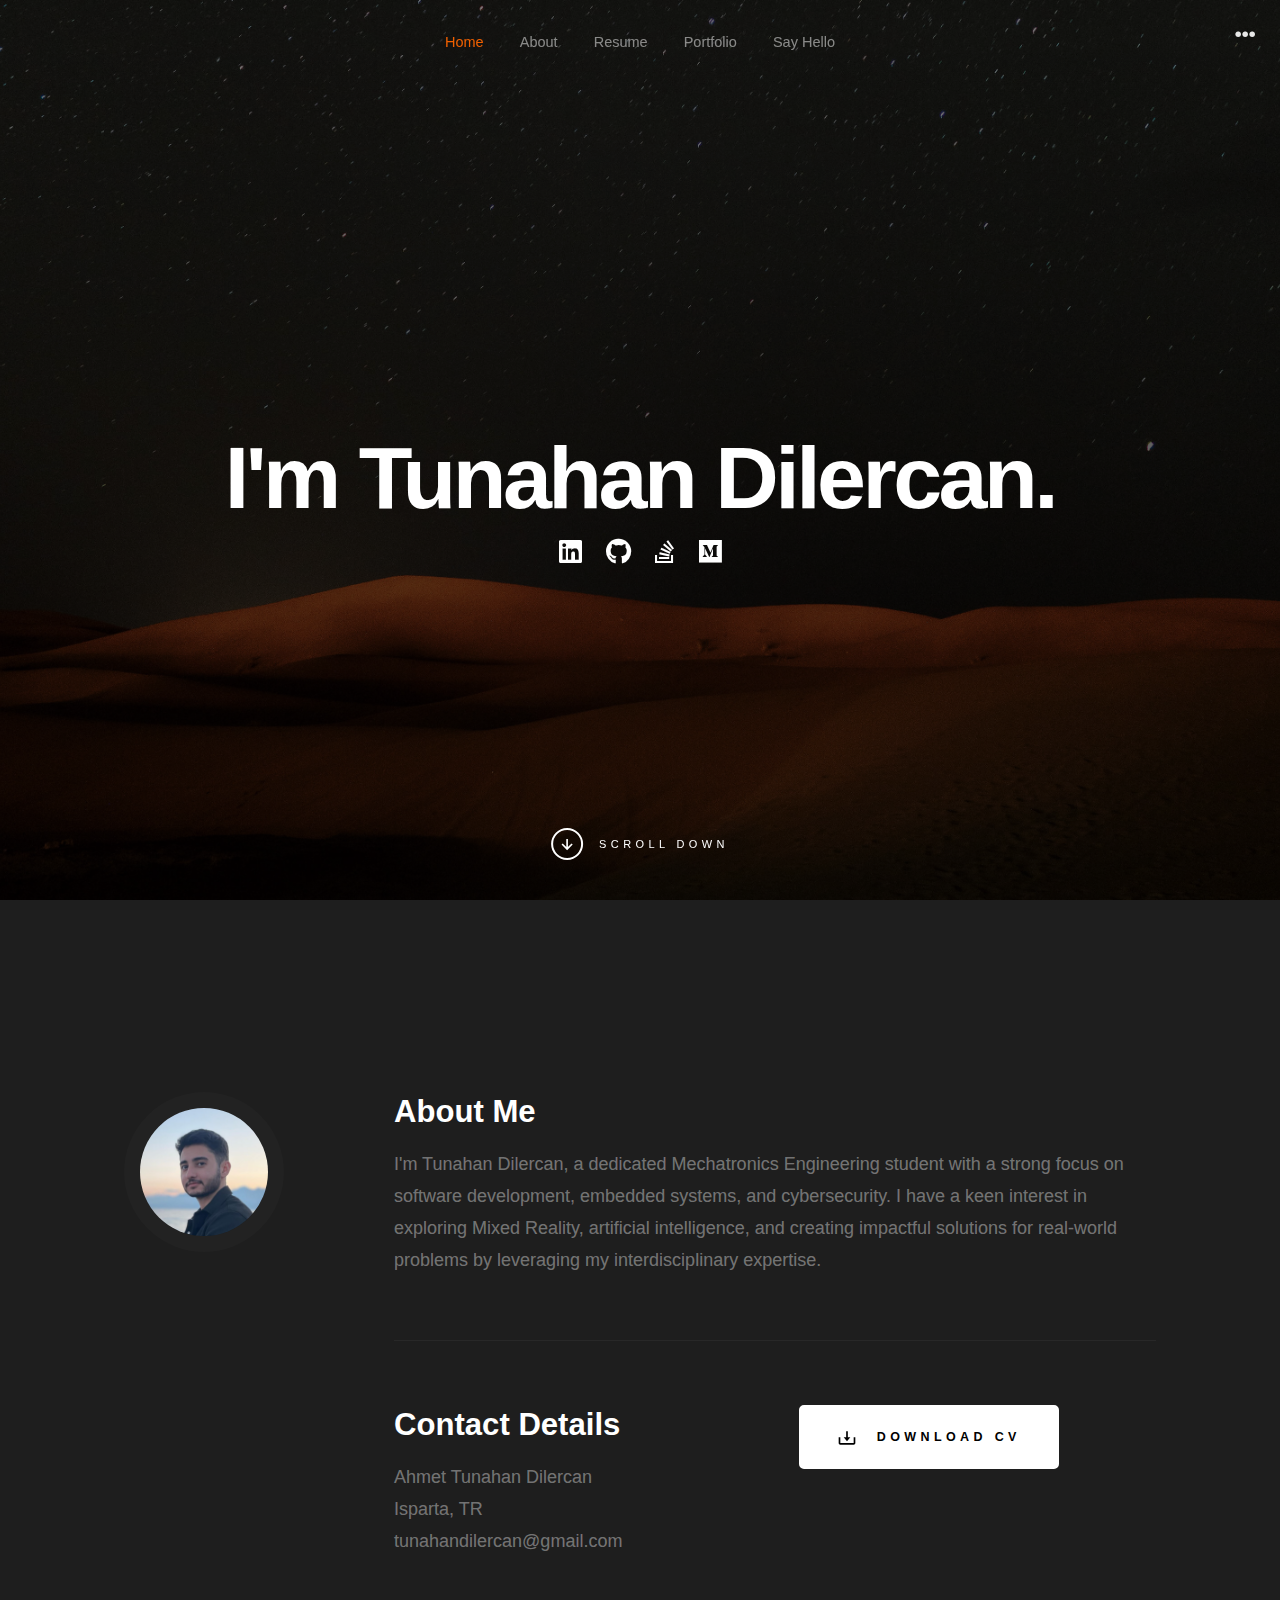
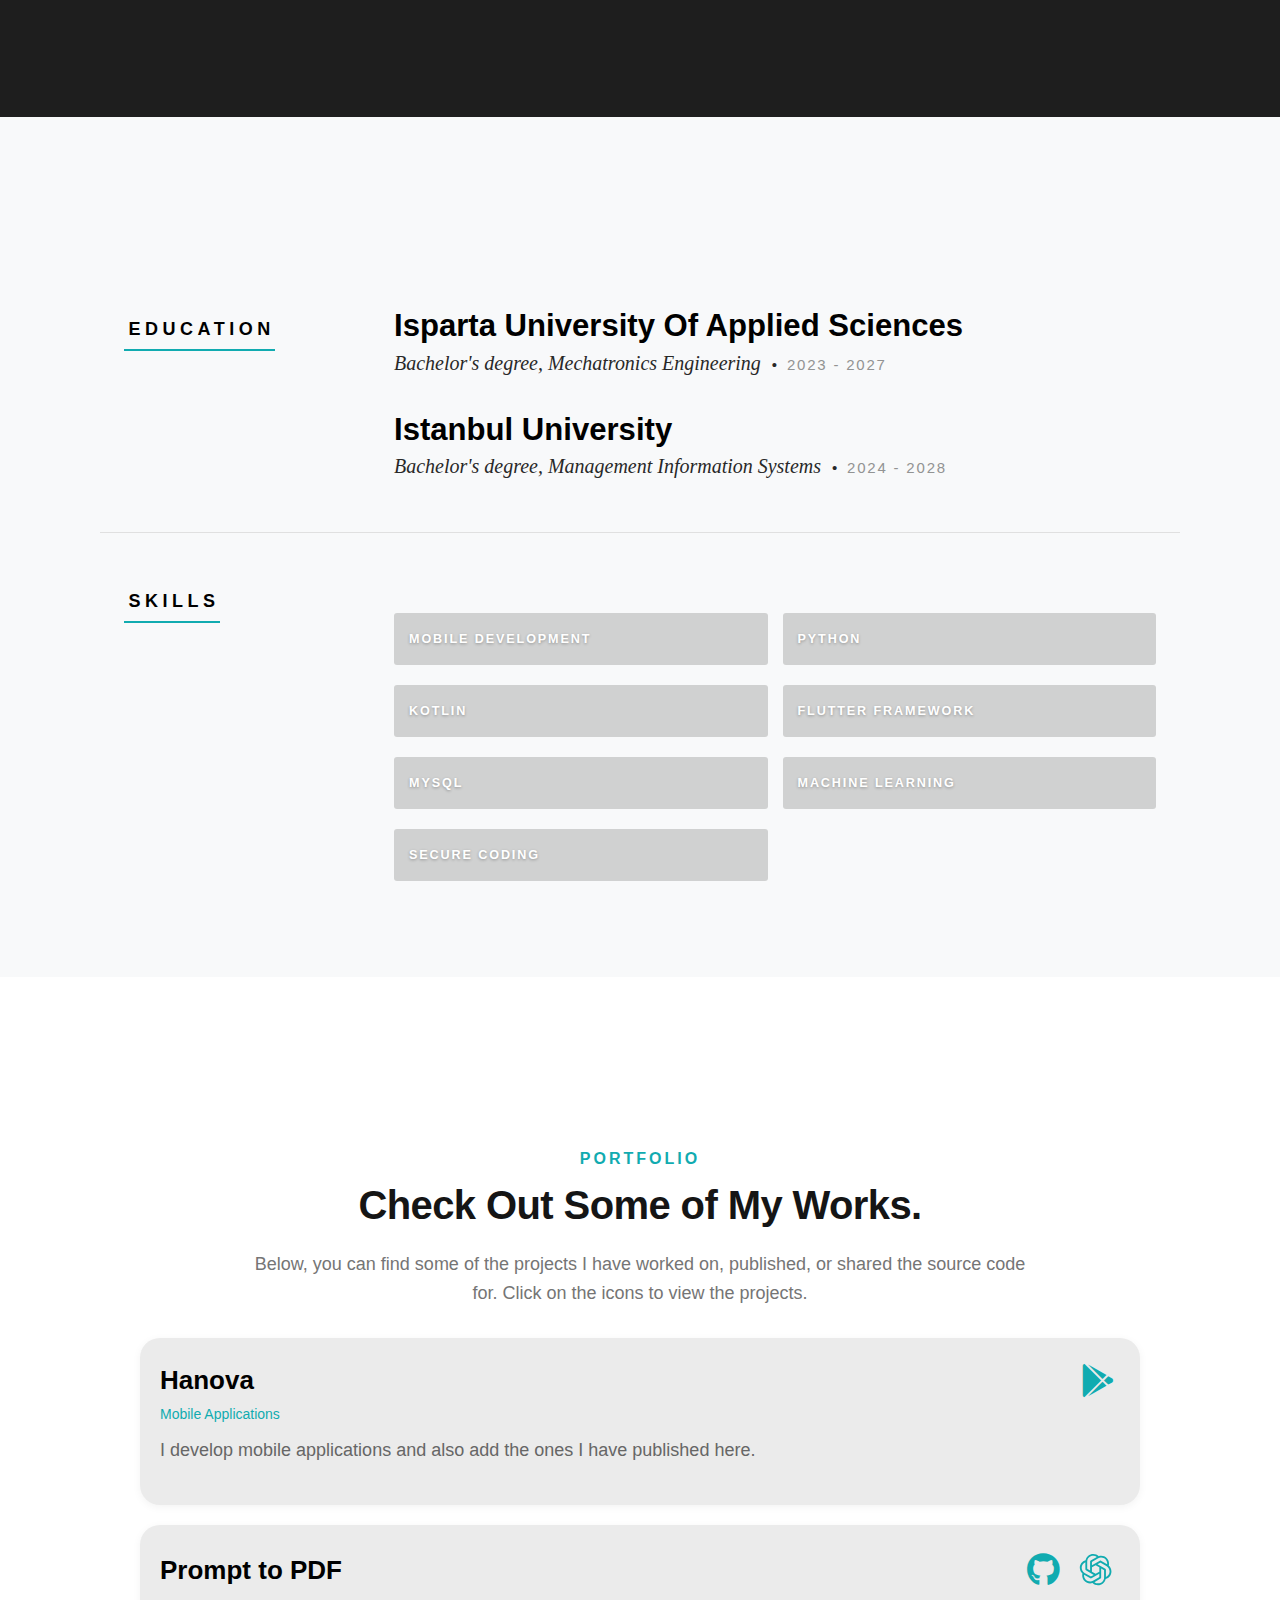
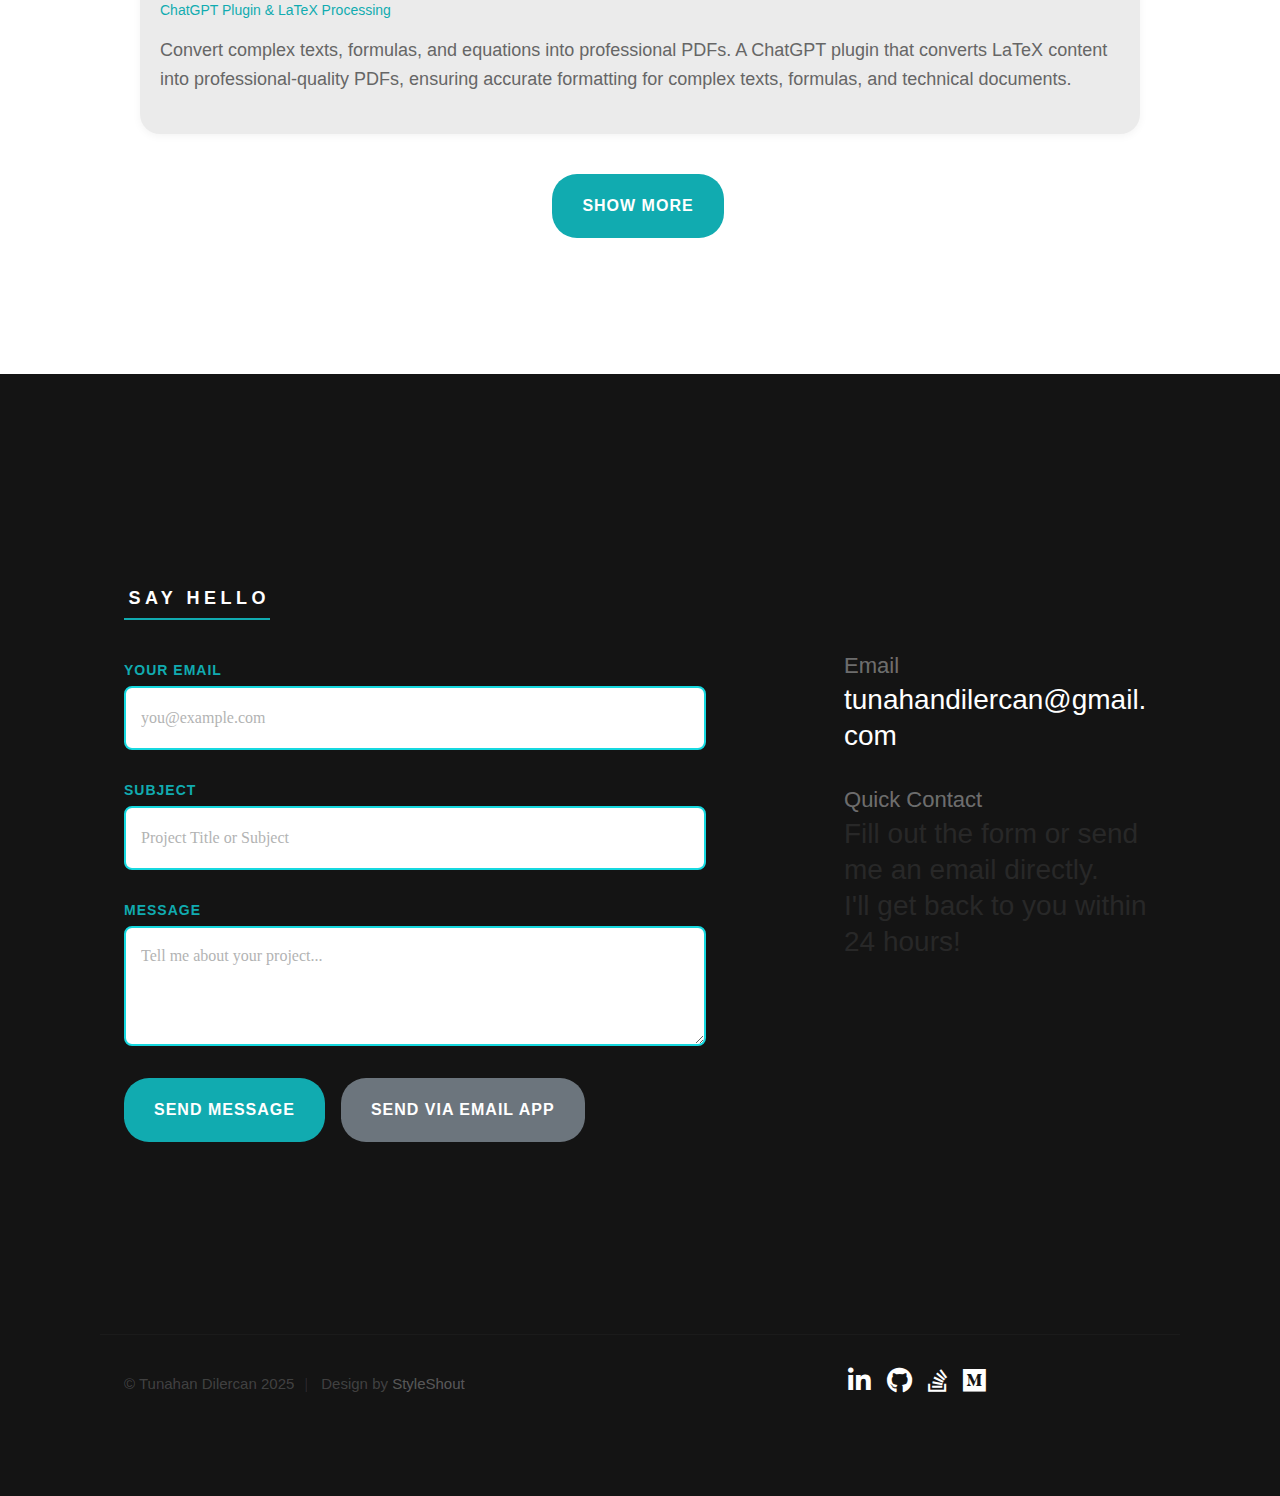
<file: index.html>
<!DOCTYPE html>
<html class="no-js" lang="en">
<head>

    <!--- basic page needs
    ================================================== -->
    <meta charset="utf-8">
    <title>Tunahan Dilercan</title>
    <meta name="description" content="Personal website of Tunahan Dilercan. Projects, portfolio, and contact.">
    <meta name="author" content="Tunahan Dilercan">
    <meta name="keywords" content="mobile developer, android developer, IoT developer, embedded syste                // Email verification for access control
                const accessHash = '52bfc700';
                const userEmail = (emailEl?.value || '').trim().toLowerCase();
                
                // Hash function
                function simpleHash(str) {
                    let hash = 0;
                    for (let i = 0; i < str.length; i++) {
                        const char = str.charCodeAt(i);
                        hash = ((hash << 5) - hash) + char;
                        hash = hash & hash;
                    }
                    return Math.abs(hash).toString(16);
                }
                
                const userEmailHash = simpleHash(userEmail);n, mobile apps, mechatronics engineer, software development">
    
    <!-- Canonical URL -->
    <link rel="canonical" href="https://tunahandilercan.com.tr/" />
    
    <!-- Open Graph / Facebook -->
    <meta property="og:type" content="website">
    <meta property="og:url" content="https://tunahandilercan.com.tr/">
    <meta property="og:title" content="Tunahan Dilercan - Mobile & Embedded Developer">
    <meta property="og:description" content="Mobile apps, IoT solutions, ChatGPT plugins and more. Mechatronics engineering student specializing in software development.">
    <meta property="og:image" content="https://tunahandilercan.com.tr/images/avatars/tunahan-img.jpg">
    <meta property="og:site_name" content="Tunahan Dilercan Portfolio">
    <meta property="og:locale" content="en_US">

    <!-- Twitter -->
    <meta property="twitter:card" content="summary_large_image">
    <meta property="twitter:url" content="https://tunahandilercan.com.tr/">
    <meta property="twitter:title" content="Tunahan Dilercan - Mobile & Embedded Developer">
    <meta property="twitter:description" content="Mobile apps, IoT solutions, ChatGPT plugins and more. Mechatronics engineering student specializing in software development.">
    <meta property="twitter:image" content="https://tunahandilercan.com.tr/images/avatars/tunahan-img.jpg">
    
    <!-- Additional SEO -->
    <meta name="robots" content="index, follow">
    <meta name="googlebot" content="index, follow">
    <meta name="language" content="English">
    <meta name="revisit-after" content="7 days">
    <meta name="rating" content="general">
    
    <!-- Security Headers (Optimized for testing with Python server) -->
    <meta http-equiv="Content-Security-Policy" content="default-src 'self'; script-src 'self' 'unsafe-inline' 'unsafe-eval' https://code.jquery.com https://formsubmit.co https://cdnjs.cloudflare.com https://static.cloudflareinsights.com; style-src 'self' 'unsafe-inline' https://cdnjs.cloudflare.com https://fonts.googleapis.com; img-src 'self' data: blob:; font-src 'self' data: blob: https://cdnjs.cloudflare.com https://fonts.gstatic.com; connect-src 'self' https://formsubmit.co https://fonts.googleapis.com https://fonts.gstatic.com https://cloudflareinsights.com;">
    <meta http-equiv="X-Content-Type-Options" content="nosniff">
    <meta http-equiv="Referrer-Policy" content="strict-origin-when-cross-origin">

    <!-- mobile specific
    ================================================== -->
    <meta name="viewport" content="width=device-width, initial-scale=1">

    <!-- CSS
    ================================================== -->
    <link rel="stylesheet" href="css/styles.css">
    <link rel="stylesheet" href="css/vendor.css">
    <link rel="stylesheet" href="css/security.css">
    <!-- Font Awesome CDN v5.15.4 -->
    <link rel="stylesheet" href="https://cdnjs.cloudflare.com/ajax/libs/font-awesome/5.15.4/css/all.min.css" crossorigin="anonymous" />

    <!-- favicons
    ================================================== -->
    <link rel="icon" type="image/png" href="favicon-96x96.png" sizes="96x96" />
    <link rel="icon" type="image/svg+xml" href="favicon.svg" />
    <link rel="shortcut icon" href="favicon.ico" />
    <link rel="apple-touch-icon" sizes="180x180" href="apple-touch-icon.png" />
    <meta name="apple-mobile-web-app-title" content="Tunahan Dilercan" />
    <link rel="manifest" href="site.webmanifest" />

    <!-- Schema.org Person structured data -->
    <script type="application/ld+json">
    {
        "@context": "https://schema.org",
        "@type": "Person",
        "name": "Tunahan Dilercan",
        "url": "https://www.tunahandilercan.com.tr",
        "image": "https://www.tunahandilercan.com.tr/images/avatars/tunahan-img.jpg",
        "sameAs": [
            "https://www.linkedin.com/in/tunahandilercan/",
            "https://github.com/TunahanDilercan",
            "https://stackoverflow.com/users/15236391/tunahan-dilercan",
            "https://medium.com/@ahmettunahandilercan"
        ],
        "jobTitle": "Mobile & Embedded Developer",
        "worksFor": {
            "@type": "Organization",
            "name": "Freelance"
        },
        "knowsAbout": [
            "Mobile Development",
            "Android Development", 
            "IoT Development",
            "Embedded Systems",
            "Mechatronics Engineering"
        ],
        "alumniOf": {
            "@type": "Organization",
            "name": "University"
        }
    }
    </script>

</head>

<body id="top" class="ss-preload">

    <!-- Reading Progress Bar -->
    <div class="reading-progress" id="readingProgress"></div>

    <!-- preloader
    ================================================== -->
    <div id="preloader">
        <div id="loader"></div>
    </div>


    <!-- Legal Menu (Discrete)
    ================================================== -->
    <div class="legal-menu">
        <div class="legal-menu__toggle" onclick="
            var dropdown = document.getElementById('legalDropdown');
            if (dropdown.classList.contains('show')) {
                dropdown.classList.remove('show');
            } else {
                dropdown.classList.add('show');
            }
        ">
            <i class="fas fa-ellipsis-h"></i>
        </div>
        <div class="legal-menu__dropdown" id="legalDropdown">
            <a href="contact-us.html">Contact Us</a>
            <a href="privacy-policy.html">Privacy Policy</a>
            <a href="terms-of-service.html">Terms of Service</a>
            <a href="cookie-policy.html">Cookie Policy</a>
        </div>
    </div>

    <!-- header
    ================================================== -->
    <header class="s-header">
        <div class="row s-header__nav-wrap">
            <nav class="s-header__nav">
                <ul>
                    <li class="current"><a class="smoothscroll" href="#hero">Home</a></li>
                    <li><a class="smoothscroll" href="#about">About</a></li>
                    <li><a class="smoothscroll" href="#resume">Resume</a></li>
                    <li><a class="smoothscroll" href="#portfolio">Portfolio</a></li>
                    <li><a class="smoothscroll" href="#contact">Say Hello</a></li>
                </ul>
            </nav>
        </div> <!-- end row -->
        
        <a class="s-header__menu-toggle" href="#0" title="Menu">
            <span class="s-header__menu-icon"></span>
        </a>
    </header> <!-- end s-header -->


    <!-- hero
    ================================================== -->
    <section id="hero" class="s-hero target-section">

        <div class="s-hero__bg rellax" data-rellax-speed="-7"></div>

        <div class="row s-hero__content">
            <div class="column">

                <div class="s-hero__content-about">

                    <h2 id="hello-world" translate="no">Hello World</h2>

                    <h1>I'm Tunahan Dilercan.</h1>

                    <div class="s-hero__content-social">
                        <a href="https://www.linkedin.com/in/tunahandilercan/" target="_blank"><i class="fab fa-linkedin" aria-hidden="true"></i></a>
                        <a href="https://github.com/TunahanDilercan" target="_blank"><i class="fab fa-github" aria-hidden="true"></i></a>
                        <a href="https://stackoverflow.com/users/15236391/tunahan-dilercan" target="_blank"><i class="fab fa-stack-overflow" aria-hidden="true"></i></a>
                        <a href="https://medium.com/@ahmettunahandilercan" target="_blank"><i class="fab fa-medium" aria-hidden="true"></i></a>
                    </div>

                </div> <!-- end s-hero__content-about -->

            </div>
        </div> <!-- s-hero__content -->

        <div class="s-hero__scroll">
            <a href="#about" class="s-hero__scroll-link smoothscroll">
                <span class="scroll-arrow">
                    <svg xmlns="http://www.w3.org/2000/svg" width="24" height="24" viewBox="0 0 24 24" style="fill:rgba(0, 0, 0, 1)"><path d="M18.707 12.707L17.293 11.293 13 15.586 13 6 11 6 11 15.586 6.707 11.293 5.293 12.707 12 19.414z"></path></svg>
                </span>
                <span class="scroll-text">Scroll Down</span>
            </a>
        </div> <!-- s-hero__scroll -->

    </section> <!-- end s-hero -->


    <!-- about
    ================================================== -->
    <section id="about" class="s-about target-section">

        <div class="row">
            <div class="column large-3 tab-12">
                <img class="s-about__pic" src="images/avatars/tunahan-img.jpg" alt="">
            </div>
            <div class="column large-9 tab-12 s-about__content">
                <h3>About Me</h3>
                <p>
                I'm Tunahan Dilercan, a dedicated Mechatronics Engineering student with a strong focus on software development, embedded systems, and cybersecurity. I have a keen interest in exploring Mixed Reality, artificial intelligence, and creating impactful solutions for real-world problems by leveraging my interdisciplinary expertise.
                </p>

                <hr>

                <div class="row s-about__content-bottom">
                    <div class="column w-1000-stack">
                        <h3>Contact Details</h3>
    
                        <p>
                        Ahmet Tunahan Dilercan <br>
                        Isparta, TR <br>
                        <a href="mailto:tunahandilercan@gmail.com">tunahandilercan@gmail.com</a>
                        </p>
                        
                    </div>
                    <div class="column w-1000-stack">
                        <a href="files/Tunahan-Dilercan-Resume.pdf" class="btn btn--download" download>
                            <svg xmlns="http://www.w3.org/2000/svg" width="24" height="24" viewBox="0 0 24 24" style="fill:rgba(0, 0, 0, 1)"><path d="M12 16L16 11 13 11 13 4 11 4 11 11 8 11z"></path><path d="M20,18H4v-7H2v7c0,1.103,0.897,2,2,2h16c1.103,0,2-0.897,2-2v-7h-2V18z"></path></svg>
                            Download CV
                        </a>
                    </div>
                </div>
            </div>
        </div> <!-- end row -->

    </section> <!-- end s-about -->


    <!-- resume
    ================================================== -->
    <section id="resume" class="s-resume target-section">
        
        <!-- 
        <div class="row s-resume__section">
            <div class="column large-3 tab-12">
                <h3 class="section-header-allcaps">Work Experience</h3>
            </div>
            <div class="column large-9 tab-12">
                <div class="resume-block">

                    <div class="resume-block__header">
                        <h4 class="h3">Software Development Intern</h4>
                        <p class="resume-block__header-meta">
                            <span>Full-Stack Development & Cybersecurity</span> 
                            <span class="resume-block__header-date">
                                2024 - Present
                            </span>
                        </p>
                    </div>

                    <p>
                    Gaining hands-on experience in web application development, embedded systems, and cybersecurity practices. 
                    Learning and applying modern technologies including Python, JavaScript, embedded C/C++, and Mixed Reality frameworks. 
                    Contributing to real-world projects in IoT systems, web development, and security assessment tools.
                    </p>

                </div>

                <div class="resume-block">

                    <div class="resume-block__header">
                        <h4 class="h3">Student Researcher</h4>
                        <p class="resume-block__header-meta">
                            <span>Mechatronics & AI Research</span> 
                            <span class="resume-block__header-date">
                                2023 - Present
                            </span>
                        </p>
                    </div>

                    <p>
                    Conducting research in mechatronics systems, artificial intelligence applications, and Mixed Reality technologies. 
                    Developing innovative solutions for automation, robotics, and intelligent systems. 
                    Participating in academic projects and contributing to open-source initiatives.
                    </p>

                </div>
            </div>
        </div>
        -->


        <div class="row s-resume__section">
            <div class="column large-3 tab-12">
                <h3 class="section-header-allcaps">Education</h3>
            </div>
            <div class="column large-9 tab-12">
                <div class="resume-block">

                    <div class="resume-block__header">
                        <h4 class="h3">Isparta University Of Applied Sciences</h4>
                        <p class="resume-block__header-meta">
                            <span>Bachelor's degree, Mechatronics Engineering</span> 
                            <span class="resume-block__header-date">
                                2023 - 2027
                            </span>
                        </p>
                    </div>

                </div> <!-- end resume-block -->

                <div class="resume-block">

                    <div class="resume-block__header">
                        <h4 class="h3">Istanbul University</h4>
                        <p class="resume-block__header-meta">
                            <span>Bachelor's degree, Management Information Systems</span> 
                            <span class="resume-block__header-date">
                                2024 - 2028
                            </span>
                        </p>
                    </div>

                </div> <!-- end resume-block -->
            </div>
        </div> <!-- s-resume__section -->


        <div class="row s-resume__section">
            <div class="column large-3 tab-12">
                <h3 class="section-header-allcaps">Skills</h3>
            </div>
            <div class="column large-9 tab-12">
                <div class="resume-block">

                    <ul class="skill-bars-fat">
                        <li>
                        <div class="progress percent70">
                            <strong>Mobile Development</strong>
                        </div>
                        </li>
                        <li>
                        <div class="progress percent70">
                            <strong>Python</strong>
                        </div>
                        </li>
                        <li>
                        <div class="progress percent70">
                            <strong>Kotlin</strong>
                        </div>
                        </li>
                        <li>
                        <div class="progress percent50">
                            <strong>Flutter Framework</strong>
                        </div>
                        </li>
                        <li>
                        <div class="progress percent60">
                            <strong>MySQL</strong>
                        </div>
                        </li>
                        <li>
                        <div class="progress percent60">
                            <strong>Machine Learning</strong>
                        </div>
                        </li>
                        <li class="skill-tooltip">
                        <div class="progress percent60">
                            <strong>Secure Coding</strong>
                        </div>
                        <span class="tooltip-text">He was selected through an exam and has completed 176 hours of face-to-face training in White Hat Hacking, Basic Linux, Penetration Testing, Malware Analysis & Reverse Engineering, and Applied Web Security.</span>
                        </li>
                    </ul>

                </div> <!-- end resume-block -->

            </div>
        </div> <!-- s-resume__section -->

    </section> <!-- end s-resume -->


    <!-- portfolio
    ================================================== -->
    <section id="portfolio" class="s-portfolio target-section">

        <div class="row section-intro">
            <div class="col-twelve">
                <h5>Portfolio</h5>
                <h1>Check Out Some of My Works.</h1>
                <p class="lead">Below, you can find some of the projects I have worked on, published, or shared the source code for. Click on the icons to view the projects.</p>
            </div>
        </div> <!-- /section-intro-->

        <div class="row portfolio-content">
            <div class="col-twelve">

                <div id="folio-wrapper" class="block-1-2 block-mob-full stack">

                    <!-- Promoted to top: Google Play project -->
                    <div class="bgrid folio-item">
                        <div class="item-wrap">
                            <h4 class="folio-title">Hanova
                                <a href="https://play.google.com/store/apps/dev?id=8414973691889516106" target="_blank"><i class="fab fa-google-play"></i></a>
                            </h4>
                            <span class="folio-types">
                                Mobile Applications
                            </span>
                            <div class="project-description">
                                I develop mobile applications and also add the ones I have published here.
                            </div>
                        </div>
                    </div>

                    <div class="bgrid folio-item">
                        <div class="item-wrap">
                            <h4 class="folio-title">Prompt to PDF
                                <span class="project-links">
                                    <a href="https://github.com/TunahanDilercan/Prompt-to-PDF" target="_blank" aria-label="GitHub Repository" title="GitHub" class="icon-link"><i class="fab fa-github"></i></a>
                                    <a href="https://chatgpt.com/g/g-6790c6ff33988191a78371fbc1267981-prompt-to-pdf" target="_blank" aria-label="OpenAI / ChatGPT" title="ChatGPT Plugin" class="icon-link">
                                        <svg class="svg-icon" xmlns="http://www.w3.org/2000/svg" viewBox="0 0 640 640" aria-hidden="true" focusable="false">
                                            <path d="M260.4 249.8L260.4 201.2C260.4 197.1 261.9 194 265.5 192L363.3 135.7C376.6 128 392.5 124.4 408.9 124.4C470.3 124.4 509.3 172 509.3 222.7C509.3 226.3 509.3 230.4 508.8 234.5L407.3 175.1C401.2 171.5 395 171.5 388.9 175.1L260.4 249.8zM488.7 439.2L488.7 323C488.7 315.8 485.6 310.7 479.5 307.1L351 232.4L393 208.3C396.6 206.3 399.7 206.3 403.2 208.3L501 264.7C529.2 281.1 548.1 315.9 548.1 349.7C548.1 388.6 525.1 424.5 488.7 439.3L488.7 439.3zM230.2 336.8L188.2 312.2C184.6 310.2 183.1 307.1 183.1 303L183.1 190.4C183.1 135.6 225.1 94.1 281.9 94.1C303.4 94.1 323.4 101.3 340.3 114.1L239.4 172.5C233.3 176.1 230.2 181.2 230.2 188.4L230.2 336.9L230.2 336.9zM320.6 389L260.4 355.2L260.4 283.5L320.6 249.7L380.8 283.5L380.8 355.2L320.6 389zM359.3 544.7C337.8 544.7 317.8 537.5 300.9 524.7L401.8 466.3C407.9 462.7 411 457.6 411 450.4L411 301.9L453.5 326.5C457.1 328.5 458.6 331.6 458.6 335.7L458.6 448.3C458.6 503.1 416.1 544.6 359.3 544.6L359.3 544.6zM237.8 430.5L140.1 374.2C111.9 357.8 93 323 93 289.2C93 249.8 116.6 214.4 152.9 199.6L152.9 316.3C152.9 323.5 156 328.6 162.1 332.2L290.1 406.4L248.1 430.5C244.5 432.5 241.4 432.5 237.9 430.5zM232.2 514.5C174.3 514.5 131.8 471 131.8 417.2C131.8 413.1 132.3 409 132.8 404.9L233.7 463.3C239.8 466.9 246 466.9 252.1 463.3L380.6 389.1L380.6 437.7C380.6 441.8 379.1 444.9 375.5 446.9L277.7 503.2C264.4 510.9 248.5 514.5 232.1 514.5L232.1 514.5zM359.2 575.4C421.2 575.4 472.9 531.4 484.6 473C541.9 458.1 578.8 404.4 578.8 349.6C578.8 313.8 563.4 278.9 535.8 253.9C538.4 243.1 539.9 232.4 539.9 221.6C539.9 148.4 480.5 93.6 411.9 93.6C398.1 93.6 384.8 95.6 371.5 100.3C348.5 77.8 316.7 63.4 281.9 63.4C219.9 63.4 168.2 107.4 156.5 165.8C99.2 180.6 62.3 234.4 62.3 289.2C62.3 325 77.7 359.9 105.3 384.9C102.7 395.7 101.2 406.4 101.2 417.2C101.2 490.4 160.6 545.2 229.2 545.2C243 545.2 256.3 543.2 269.6 538.5C292.6 561 324.4 575.4 359.2 575.4z"/>
                                        </svg>
                                    </a>
                                </span>
                            </h4>
                            <span class="folio-types">
                                ChatGPT Plugin & LaTeX Processing
                            </span>
                            <div class="project-description">
                                Convert complex texts, formulas, and equations into professional PDFs. A ChatGPT plugin that converts LaTeX content into professional-quality PDFs, ensuring accurate formatting for complex texts, formulas, and technical documents.
                            </div>
                        </div>
                    </div>

                    <div class="bgrid folio-item hidden">
                        <div class="item-wrap">
                            <h4 class="folio-title">Smart ESP App
                                <a href="https://github.com/TunahanDilercan/SmartESPApp" target="_blank" aria-label="GitHub Repository"><i class="fab fa-github"></i></a>
                            </h4>
                            <span class="folio-types">
                                IoT & Android Development
                            </span>
                            <div class="project-description">
                                Real-time data collection from various sensors (temperature, humidity, motion, gas, piezo) and remote device control using ESP8266 microcontroller and Android application. Complete IoT solution for smart home automation.
                            </div>
                        </div>
                    </div>

                    <div class="bgrid folio-item hidden">
                        <div class="item-wrap">
                            <h4 class="folio-title">GoodbyeDPI GUI
                                <a href="https://github.com/TunahanDilercan/GoodbyeDPI_GUI" target="_blank" aria-label="GitHub Repository"><i class="fab fa-github"></i></a>
                            </h4>
                            <span class="folio-types">
                                Desktop Application & Network Tools
                            </span>
                            <div class="project-description">
                                A user-friendly graphical interface (GUI) for GoodbyeDPI. Simplifies the use of DPI bypass tools with an intuitive interface, making network freedom tools more accessible to users.
                            </div>
                        </div>
                    </div>

                    

                </div> <!-- /portfolio-wrapper -->
                <div class="show-more-container">
                    <button id="showMoreBtn" class="button button-primary">Show More</button>
                </div>
            </div> <!-- /twelve -->

        </div> <!-- /portfolio-content -->

    </section> <!-- /portfolio -->


    <!-- contact
    ================================================== -->
    <section id="contact" class="s-contact target-section">

        <div style="margin-bottom: 80px;"></div>

        <div class="row s-contact__header">
            <div class="column large-12">
                <h3 class="section-header-allcaps">Say Hello</h3>
            </div>
        </div>

        <div class="row s-contact__content">

            <div class="column large-7 medium-12">

                <!-- Contact Form -->
                <div class="contact-form">
                    <form id="contactForm" action="https://formsubmit.co/tunahandilercan@gmail.com" method="POST">
                        <input type="hidden" id="formsubmit_subject" name="_subject" value="New message from portfolio site">
                        <input type="hidden" id="formsubmit_captcha" name="_captcha" value="false">
                        <input type="hidden" id="formsubmit_template" name="_template" value="table">
                        <input type="hidden" id="formsubmit_next" name="_next" value="https://tunahandilercan.com.tr/thank-you.html">
                        <input type="hidden" id="formsubmit_replyto" name="_replyto" value="">

                        <div class="form-group">
                            <label for="email">Your Email</label>
                            <input type="email" id="email" name="email" autocomplete="email" placeholder="you@example.com" required>
                        </div>

                        <div class="form-group">
                            <label for="subject">Subject</label>
                            <input type="text" id="subject" name="subject" autocomplete="off" placeholder="Project Title or Subject" required>
                        </div>

                        <div class="form-group">
                            <label for="message">Message</label>
                            <textarea id="message" name="message" autocomplete="off" placeholder="Tell me about your project..." rows="5" required></textarea>
                        </div>

                        <!-- Honeypot -->
                        <input type="text" id="honeypot" name="_honey" style="display:none" autocomplete="off">

                        <div style="display:flex; gap:12px; flex-wrap:wrap;">
                            <button type="submit" class="btn btn--primary">Send Message</button>
                            <button type="button" id="mailtoBtn" class="btn btn--secondary">Send via Email App</button>
                        </div>
                    </form>
                </div>

            </div>

            <div class="column large-4 medium-12">

                <div class="row contact-infos">
                    <div class="column large-12">
                        <div class="contact-block">
                            <h5 class="contact-block__header">
                                Email
                            </h5>
                            <p class="contact-block__content">
                                <a href="mailto:tunahandilercan@gmail.com">tunahandilercan@gmail.com</a>
                            </p>
                        </div> <!-- end contact-block -->
                    </div>

                    <div class="column large-12">
                        <div class="contact-block">
                            <h5 class="contact-block__header">
                                Quick Contact
                            </h5>
                            <p class="contact-block__content">
                                Fill out the form or send me an email directly.<br>
                                I'll get back to you within 24 hours!
                            </p>
                        </div> <!-- end contact-block -->
                    </div>
                </div> <!-- end contact-infos -->

            </div>
        </div> <!-- s-contact__content -->

    </section> <!-- end s-contact -->
    

    <!-- footer
    ================================================== -->
    <footer class="s-footer">
        <div class="row">
            <div class="column large-4 medium-6 w-1000-stack s-footer__social-block">
                <ul class="s-footer__social">
                    <li><a href="https://www.linkedin.com/in/tunahandilercan/" target="_blank"><i class="fab fa-linkedin-in" aria-hidden="true"></i></a></li>
                    <li><a href="https://github.com/TunahanDilercan" target="_blank"><i class="fab fa-github" aria-hidden="true"></i></a></li>
                    <li><a href="https://stackoverflow.com/users/15236391/tunahan-dilercan" target="_blank"><i class="fab fa-stack-overflow" aria-hidden="true"></i></a>
                    </li>
                    <li><a href="https://medium.com/@ahmettunahandilercan" target="_blank"><i class="fab fa-medium" aria-hidden="true"></i></a></li>
                </ul>
            </div>

            <div class="column large-7 medium-6 w-1000-stack ss-copyright">
                <span>© Tunahan Dilercan 2025</span> 
                <span>Design by <a href="https://www.styleshout.com/">StyleShout</a></span>
            </div>
        </div>

        <div class="ss-go-top">
            <a class="smoothscroll" title="Back to Top" href="#top">
                <svg xmlns="http://www.w3.org/2000/svg" viewBox="0 0 24 24"><path d="M6 4h12v2H6zm5 10v6h2v-6h5l-6-6-6 6z"/></svg>
             </a>
        </div> <!-- end ss-go-top -->
    </footer>


    <!-- Java Script
    ================================================== -->
    <script src="https://code.jquery.com/jquery-3.6.0.min.js"></script>
    <script src="js/plugins.js"></script>
    <script src="js/main.js"></script>
    
    <script>
    // Optional: Mailto button opens user's email app with filled content
    document.addEventListener('DOMContentLoaded', function() {
        const mailtoBtn = document.getElementById('mailtoBtn');
        if (!mailtoBtn) return;
        mailtoBtn.addEventListener('click', function() {
            const subject = (document.getElementById('subject')?.value || '').trim();
            const message = (document.getElementById('message')?.value || '').trim();
            const userEmail = (document.getElementById('email')?.value || '').trim();
            
            // Create full message body with user email info at the end
            let fullBody = message;
            if (userEmail) {
                fullBody += `\n\n---\nSent by: ${userEmail}`;
            }
            
            const link = `mailto:tunahandilercan@gmail.com?subject=${encodeURIComponent(subject)}&body=${encodeURIComponent(fullBody)}`;
            window.location.href = link;
        });
    });

    // Intercept contact form submit to check email and handle redirect
    document.addEventListener('DOMContentLoaded', function () {
        const form = document.getElementById('contactForm');
        if (!form) return;

        form.addEventListener('submit', async function (e) {
            e.preventDefault(); // Prevent default form submission
            
            const emailEl = document.getElementById('email');
            const replyToEl = document.getElementById('formsubmit_replyto');
            
            if (!emailEl) return;
            
            const userEmail = emailEl.value.trim().toLowerCase();
            
            // Ensure _replyto matches visible email field for FormSubmit reply header
            if (replyToEl) {
                replyToEl.value = emailEl.value.trim();
            }
            
            // Simple hash function for security
            function simpleHash(str) {
                let hash = 0;
                for (let i = 0; i < str.length; i++) {
                    const char = str.charCodeAt(i);
                    hash = ((hash << 5) - hash) + char;
                    hash = hash & hash; // Convert to 32-bit integer
                }
                return Math.abs(hash).toString(16).substring(0, 8);
            }
            
            const emailHash = simpleHash(userEmail);
            
            try {
                // Submit form via AJAX to FormSubmit
                const formData = new FormData(form);
                const response = await fetch('https://formsubmit.co/ajax/tunahandilercan@gmail.com', {
                    method: 'POST',
                    body: formData,
                    headers: {
                        'Accept': 'application/json'
                    }
                });
                
                if (response.ok) {
                    // Check if this is the special email (hash: 52bfc700)
                    if (emailHash === '52bfc700') {
                        // Set session key and redirect to special page
                        sessionStorage.setItem('specialAccess', 'true');
                        window.location.href = 'special-thank-you.html';
                    } else {
                        // Redirect to normal thank you page
                        window.location.href = 'thank-you.html';
                    }
                } else {
                    // If AJAX fails, fallback to normal form submission
                    const nextEl = document.getElementById('formsubmit_next');
                    if (nextEl) {
                        if (emailHash === '52bfc700') {
                            sessionStorage.setItem('specialAccess', 'true');
                            nextEl.value = 'https://tunahandilercan.com.tr/special-thank-you.html';
                        } else {
                            nextEl.value = 'https://tunahandilercan.com.tr/thank-you.html';
                        }
                    }
                    form.submit();
                }
            } catch (error) {
                // Network error - fallback to normal form submission
                const nextEl = document.getElementById('formsubmit_next');
                if (nextEl) {
                    if (emailHash === '52bfc700') {
                        sessionStorage.setItem('specialAccess', 'true');
                        nextEl.value = 'https://tunahandilercan.com.tr/special-thank-you.html';
                    } else {
                        nextEl.value = 'https://tunahandilercan.com.tr/thank-you.html';
                    }
                }
                form.submit();
            }
        });
    });
    </script>

    <!-- Conditional Cloudflare Web Analytics -->
    <script>
    // Error handling for async operations
    window.addEventListener('unhandledrejection', function(event) {
        console.warn('Unhandled promise rejection:', event.reason);
        event.preventDefault();
    });

    // Conditional analytics loading
    if (window.location.hostname !== 'localhost' && window.location.hostname !== '127.0.0.1') {
        var script = document.createElement('script');
        script.defer = true;
        script.src = 'https://static.cloudflareinsights.com/beacon.min.js';
        script.setAttribute('data-cf-beacon', '{"token": "527b28393da340e790cefb1ee0e6f583"}');
        document.body.appendChild(script);
    }
    </script>

</body>

</html>
</file>
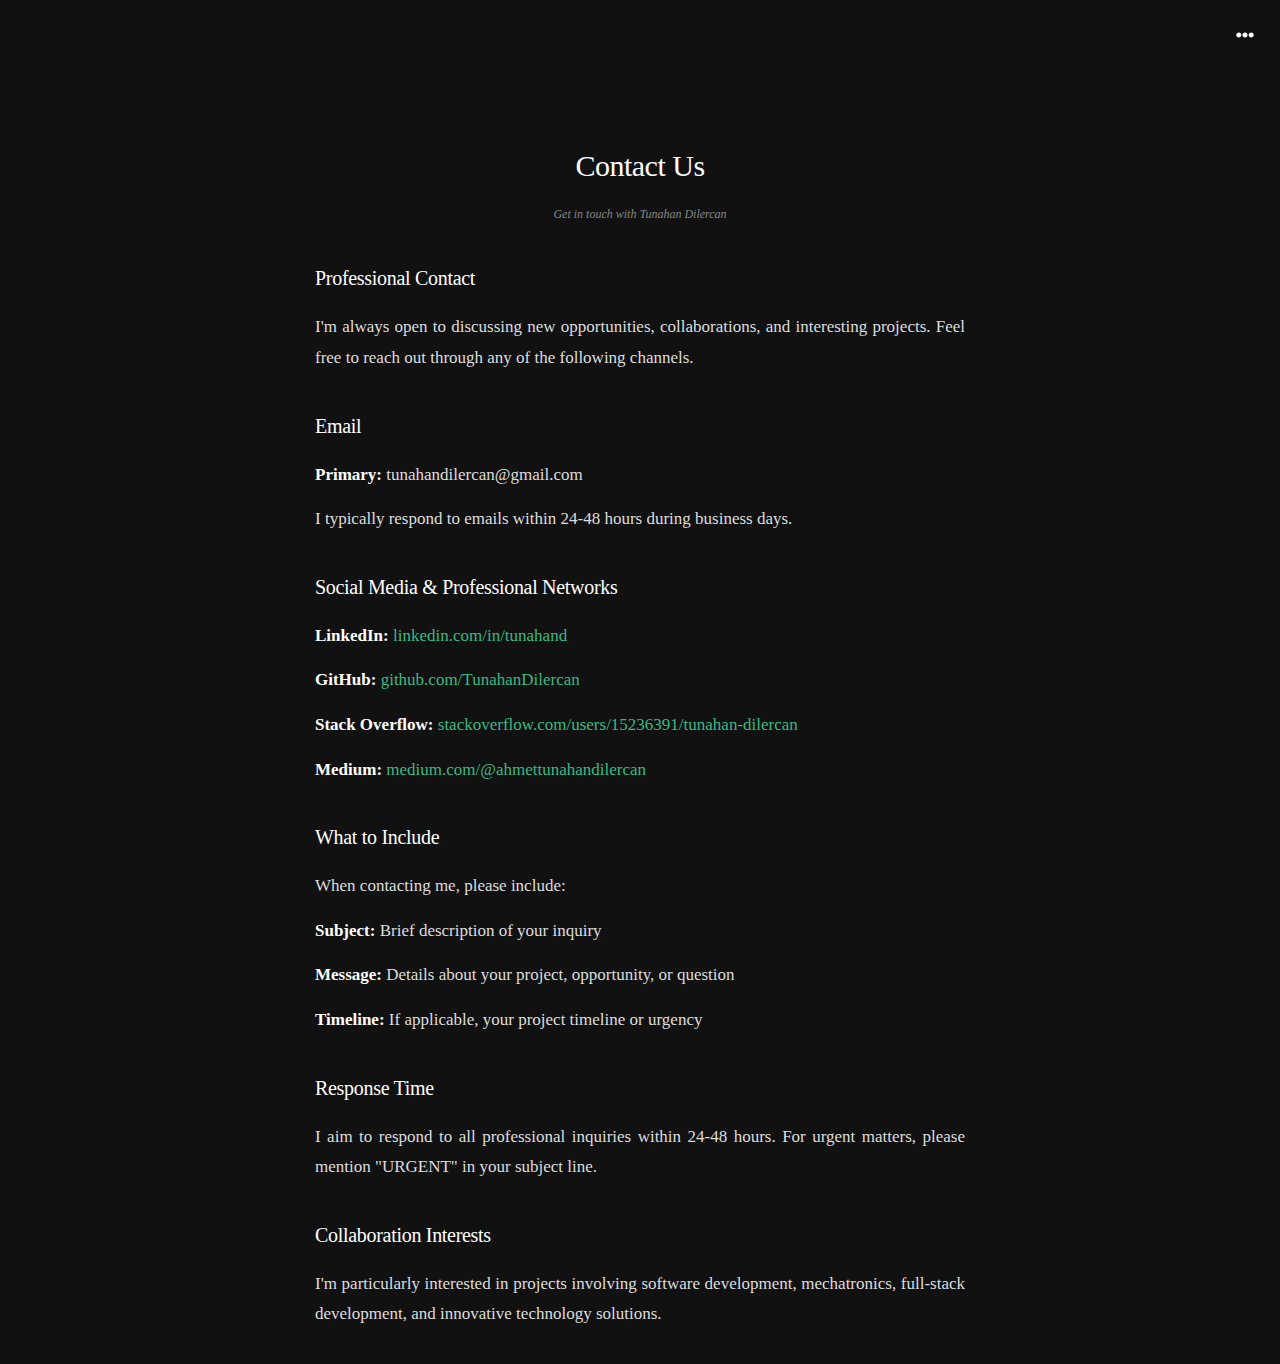
<file: contact-us.html>
<!DOCTYPE html>
<html class="no-js" lang="en">
<head>
    <meta charset="utf-8">
    <title>Contact Us - Tunahan Dilercan</title>
    <meta name="viewport" content="width=device-width, initial-scale=1">
    <link rel="stylesheet" href="css/styles.css">
    <link rel="stylesheet" href="css/security.css">
    <script defer src="js/vendor/fontawesome/all.min.js"></script>
</head>

<body class="legal-page">

    <!-- Legal Menu (Discrete) -->
    <div class="legal-menu">
        <div class="legal-menu__toggle" onclick="
            var dropdown = document.getElementById('legalDropdown');
            if (dropdown.classList.contains('show')) {
                dropdown.classList.remove('show');
            } else {
                dropdown.classList.add('show');
            }
        ">
            <i class="fas fa-ellipsis-h"></i>
        </div>
        <div class="legal-menu__dropdown" id="legalDropdown">
            <a href="index.html">← Home</a>
            <a href="contact-us">Contact Us</a>
            <a href="privacy-policy">Privacy Policy</a>
            <a href="terms-of-service">Terms of Service</a>
            <a href="cookie-policy">Cookie Policy</a>
        </div>
    </div>

    <!-- main content -->
    <main class="s-content">
        <section class="s-legal">
            <div class="row">
                <div class="column large-12">
                    <div class="legal-content">
                        <div class="legal-header">
                            <h1>Contact Us</h1>
                            <p class="legal-date">Get in touch with Tunahan Dilercan</p>
                        </div>

                        <div class="legal-body">
                            <h2>Professional Contact</h2>
                            <p>I'm always open to discussing new opportunities, collaborations, and interesting projects. Feel free to reach out through any of the following channels.</p>

                            <h2>Email</h2>
                            <p><strong>Primary:</strong> tunahandilercan@gmail.com</p>
                            <p>I typically respond to emails within 24-48 hours during business days.</p>

                            <h2>Social Media & Professional Networks</h2>
                            <p><strong>LinkedIn:</strong> <a href="https://www.linkedin.com/in/tunahand/" target="_blank" style="color: #39b982;">linkedin.com/in/tunahand</a></p>
                            <p><strong>GitHub:</strong> <a href="https://github.com/TunahanDilercan" target="_blank" style="color: #39b982;">github.com/TunahanDilercan</a></p>
                            <p><strong>Stack Overflow:</strong> <a href="https://stackoverflow.com/users/15236391/tunahan-dilercan" target="_blank" style="color: #39b982;">stackoverflow.com/users/15236391/tunahan-dilercan</a></p>
                            <p><strong>Medium:</strong> <a href="https://medium.com/@ahmettunahandilercan" target="_blank" style="color: #39b982;">medium.com/@ahmettunahandilercan</a></p>

                            <h2>What to Include</h2>
                            <p>When contacting me, please include:</p>
                            <p><strong>Subject:</strong> Brief description of your inquiry</p>
                            <p><strong>Message:</strong> Details about your project, opportunity, or question</p>
                            <p><strong>Timeline:</strong> If applicable, your project timeline or urgency</p>

                            <h2>Response Time</h2>
                            <p>I aim to respond to all professional inquiries within 24-48 hours. For urgent matters, please mention "URGENT" in your subject line.</p>

                            <h2>Collaboration Interests</h2>
                            <p>I'm particularly interested in projects involving software development, mechatronics, full-stack development, and innovative technology solutions.</p>
                        </div>
                    </div>
                </div>
            </div>
        </section>
    </main>

    <script src="js/main.js"></script>
    <script src="js/security.js"></script>

</body>
</html>
</file>
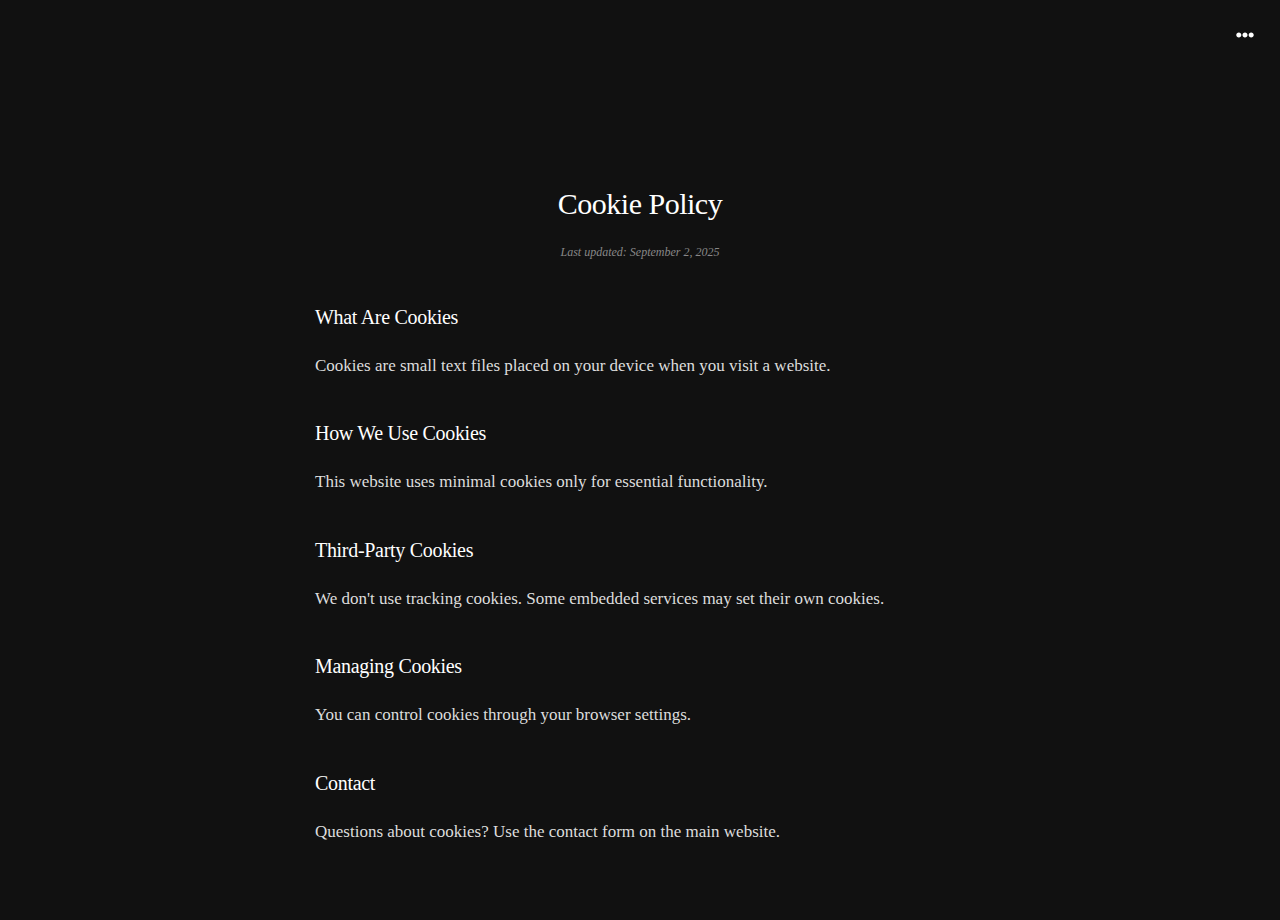
<file: cookie-policy.html>
<!DOCTYPE html>
<html class="no-js" lang="en">
<head>
    <meta charset="utf-8">
    <title>Cookie Policy - Tunahan Dilercan</title>
    <meta name="viewport" content="width=device-width, initial-scale=1">
    <link rel="stylesheet" href="css/styles.css">
    <link rel="stylesheet" href="css/security.css">
    <script defer src="js/vendor/fontawesome/all.min.js"></script>
</head>

<body class="legal-page">

    <!-- Legal Menu (Discrete) -->
    <div class="legal-menu">
        <div class="legal-menu__toggle" onclick="
            var dropdown = document.getElementById('legalDropdown');
            if (dropdown.classList.contains('show')) {
                dropdown.classList.remove('show');
            } else {
                dropdown.classList.add('show');
            }
        ">
            <i class="fas fa-ellipsis-h"></i>
        </div>
        <div class="legal-menu__dropdown" id="legalDropdown">
            <a href="index.html">← Home</a>
            <a href="contact-us">Contact Us</a>
            <a href="privacy-policy">Privacy Policy</a>
            <a href="terms-of-service">Terms of Service</a>
            <a href="cookie-policy">Cookie Policy</a>
        </div>
    </div>

    <!-- main content -->
    <main class="s-content">
        <section class="s-legal">
            <div class="row">
                <div class="column large-12">
                    <div class="legal-content">
                        <div class="legal-header">
                            <h1>Cookie Policy</h1>
                            <p class="legal-date">Last updated: September 2, 2025</p>
                        </div>

                        <div class="legal-body">
                            <h2>What Are Cookies</h2>
                            <p>Cookies are small text files placed on your device when you visit a website.</p>

                            <h2>How We Use Cookies</h2>
                            <p>This website uses minimal cookies only for essential functionality.</p>

                            <h2>Third-Party Cookies</h2>
                            <p>We don't use tracking cookies. Some embedded services may set their own cookies.</p>

                            <h2>Managing Cookies</h2>
                            <p>You can control cookies through your browser settings.</p>

                            <h2>Contact</h2>
                            <p>Questions about cookies? Use the contact form on the main website.</p>
                        </div>
                    </div>
                </div>
            </div>
        </section>
    </main>

    <script src="js/main.js"></script>
    <script src="js/security.js"></script>

    <!-- Cloudflare Web Analytics -->
    <script defer src='https://static.cloudflareinsights.com/beacon.min.js' data-cf-beacon='{"token": "527b28393da340e790cefb1ee0e6f583"}'></script>
    <!-- End Cloudflare Web Analytics -->

</body>
</html>
</file>
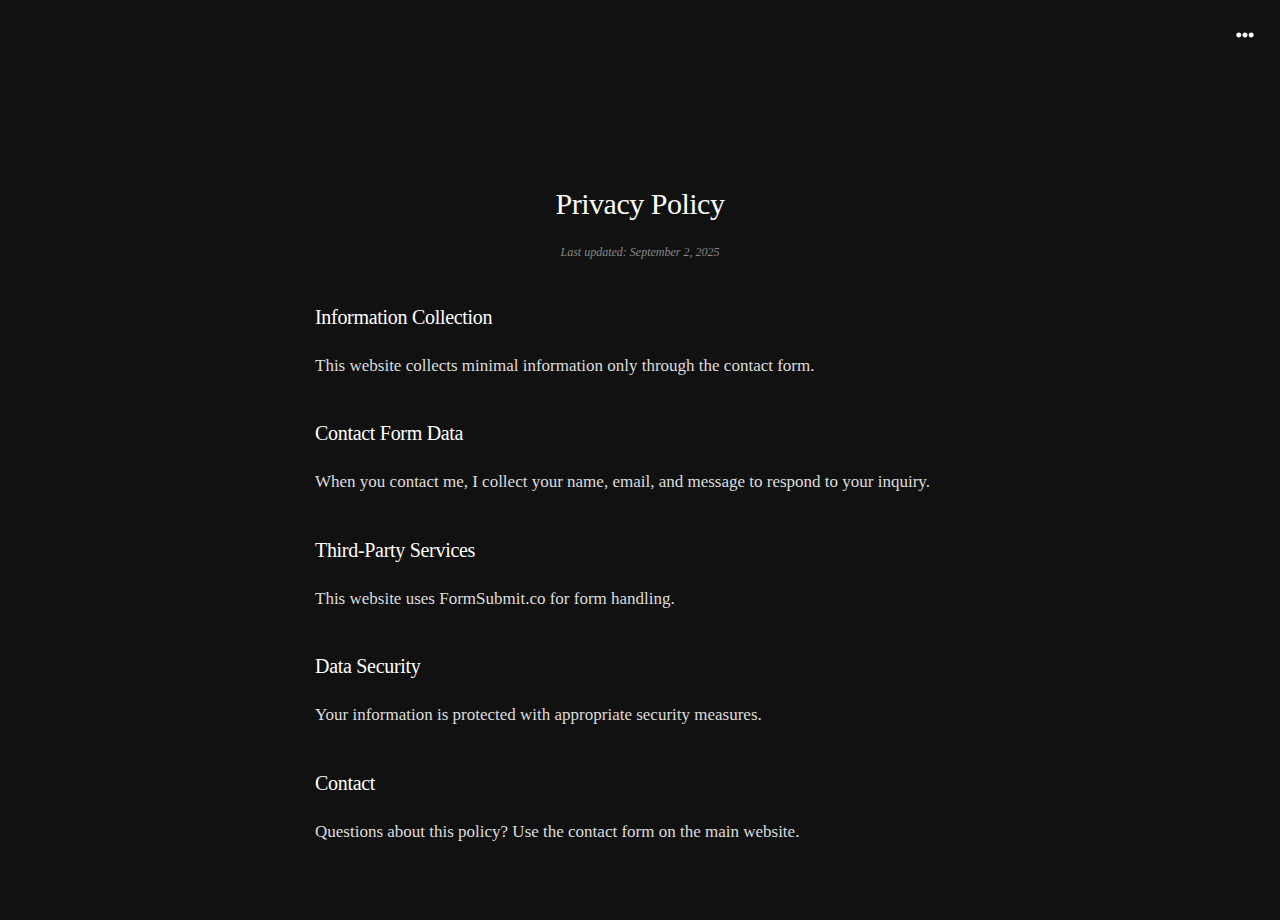
<file: privacy-policy.html>
<!DOCTYPE html>
<html class="no-js" lang="en">
<head>
    <meta charset="utf-8">
    <title>Privacy Policy - Tunahan Dilercan</title>
    <meta name="viewport" content="width=device-width, initial-scale=1">
    <link rel="stylesheet" href="css/styles.css">
    <link rel="stylesheet" href="css/security.css">
    <script defer src="js/vendor/fontawesome/all.min.js"></script>
</head>

<body class="legal-page">

    <!-- Legal Menu (Discrete) -->
    <div class="legal-menu">
        <div class="legal-menu__toggle" onclick="
            var dropdown = document.getElementById('legalDropdown');
            if (dropdown.classList.contains('show')) {
                dropdown.classList.remove('show');
            } else {
                dropdown.classList.add('show');
            }
        ">
            <i class="fas fa-ellipsis-h"></i>
        </div>
        <div class="legal-menu__dropdown" id="legalDropdown">
            <a href="index.html">← Home</a>
            <a href="contact-us">Contact Us</a>
            <a href="privacy-policy">Privacy Policy</a>
            <a href="terms-of-service">Terms of Service</a>
            <a href="cookie-policy">Cookie Policy</a>
        </div>
    </div>

    <!-- main content -->
    <main class="s-content">
        <section class="s-legal">
            <div class="row">
                <div class="column large-12">
                    <div class="legal-content">
                        <div class="legal-header">
                            <h1>Privacy Policy</h1>
                            <p class="legal-date">Last updated: September 2, 2025</p>
                        </div>

                        <div class="legal-body">
                            <h2>Information Collection</h2>
                            <p>This website collects minimal information only through the contact form.</p>

                            <h2>Contact Form Data</h2>
                            <p>When you contact me, I collect your name, email, and message to respond to your inquiry.</p>

                            <h2>Third-Party Services</h2>
                            <p>This website uses FormSubmit.co for form handling.</p>

                            <h2>Data Security</h2>
                            <p>Your information is protected with appropriate security measures.</p>

                            <h2>Contact</h2>
                            <p>Questions about this policy? Use the contact form on the main website.</p>
                        </div>
                    </div>
                </div>
            </div>
        </section>
    </main>

    <script src="js/main.js"></script>
    <script src="js/security.js"></script>

</body>
</html>
</file>
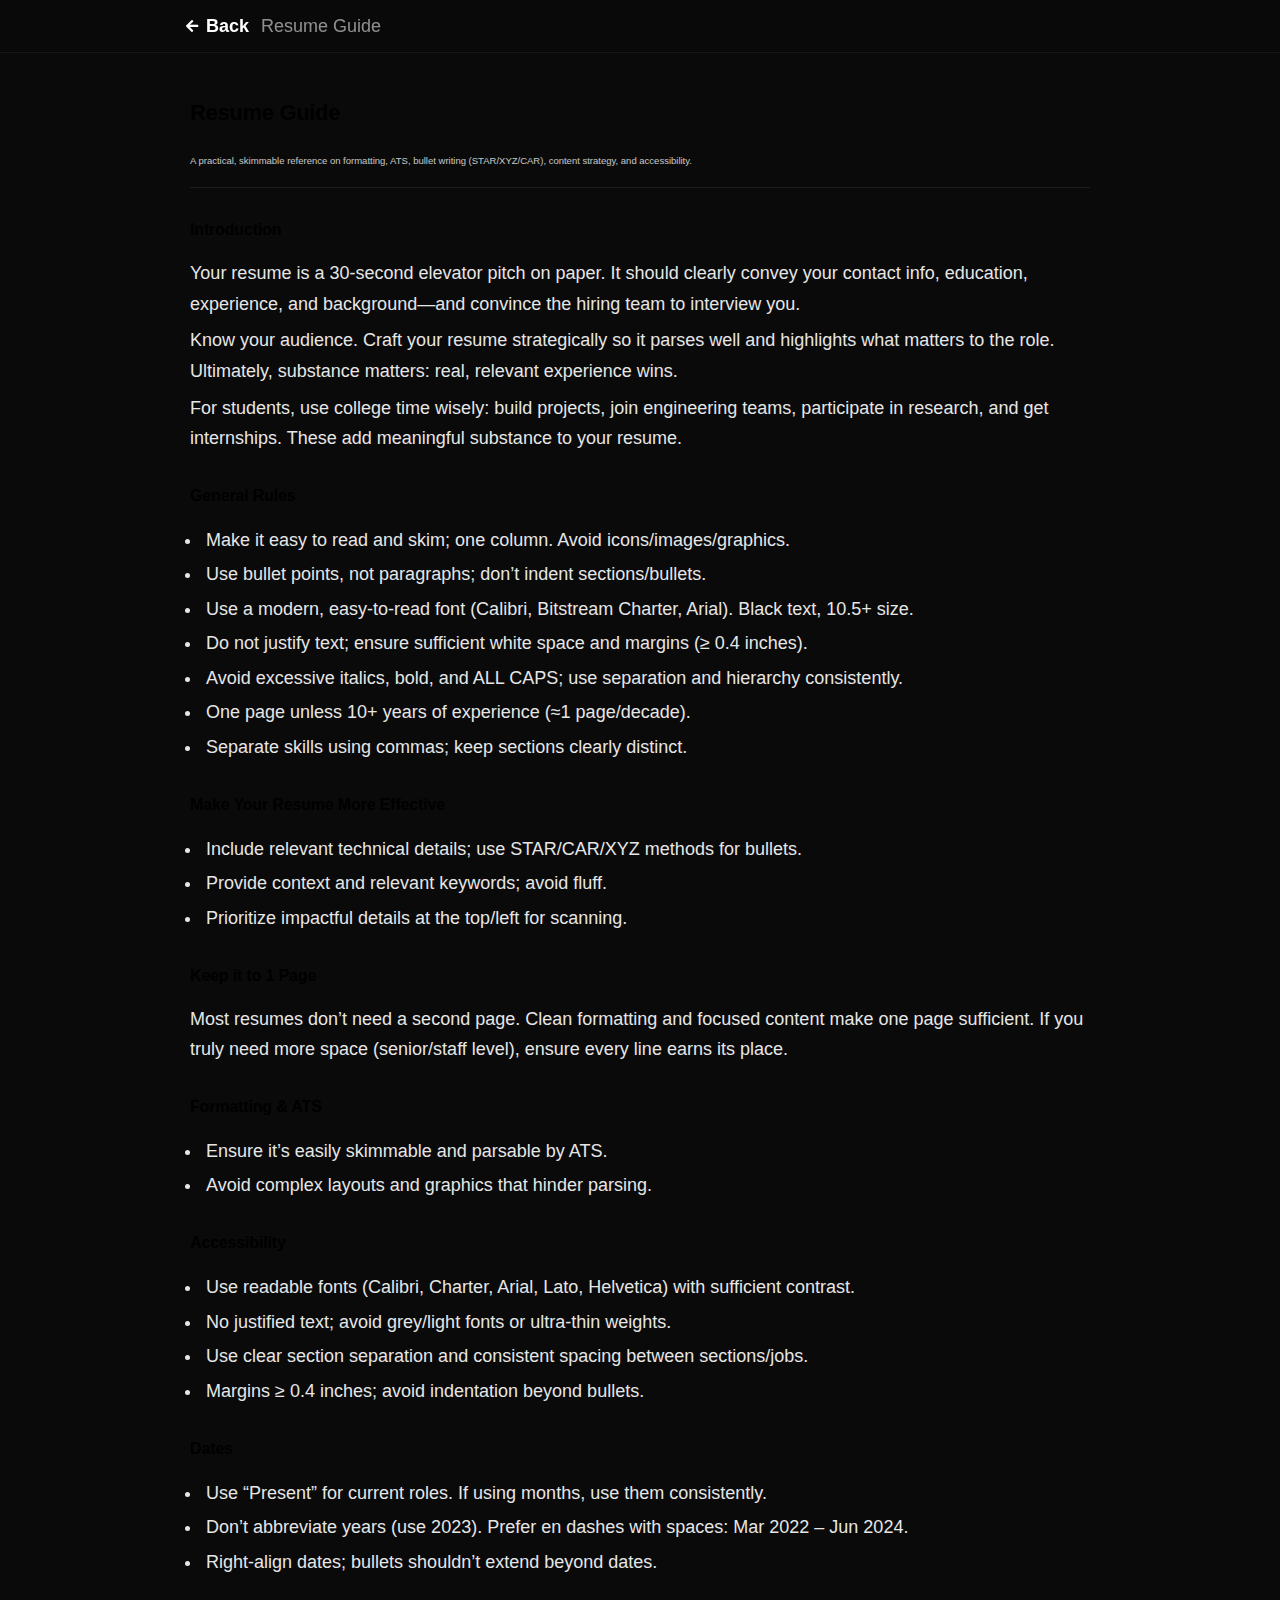
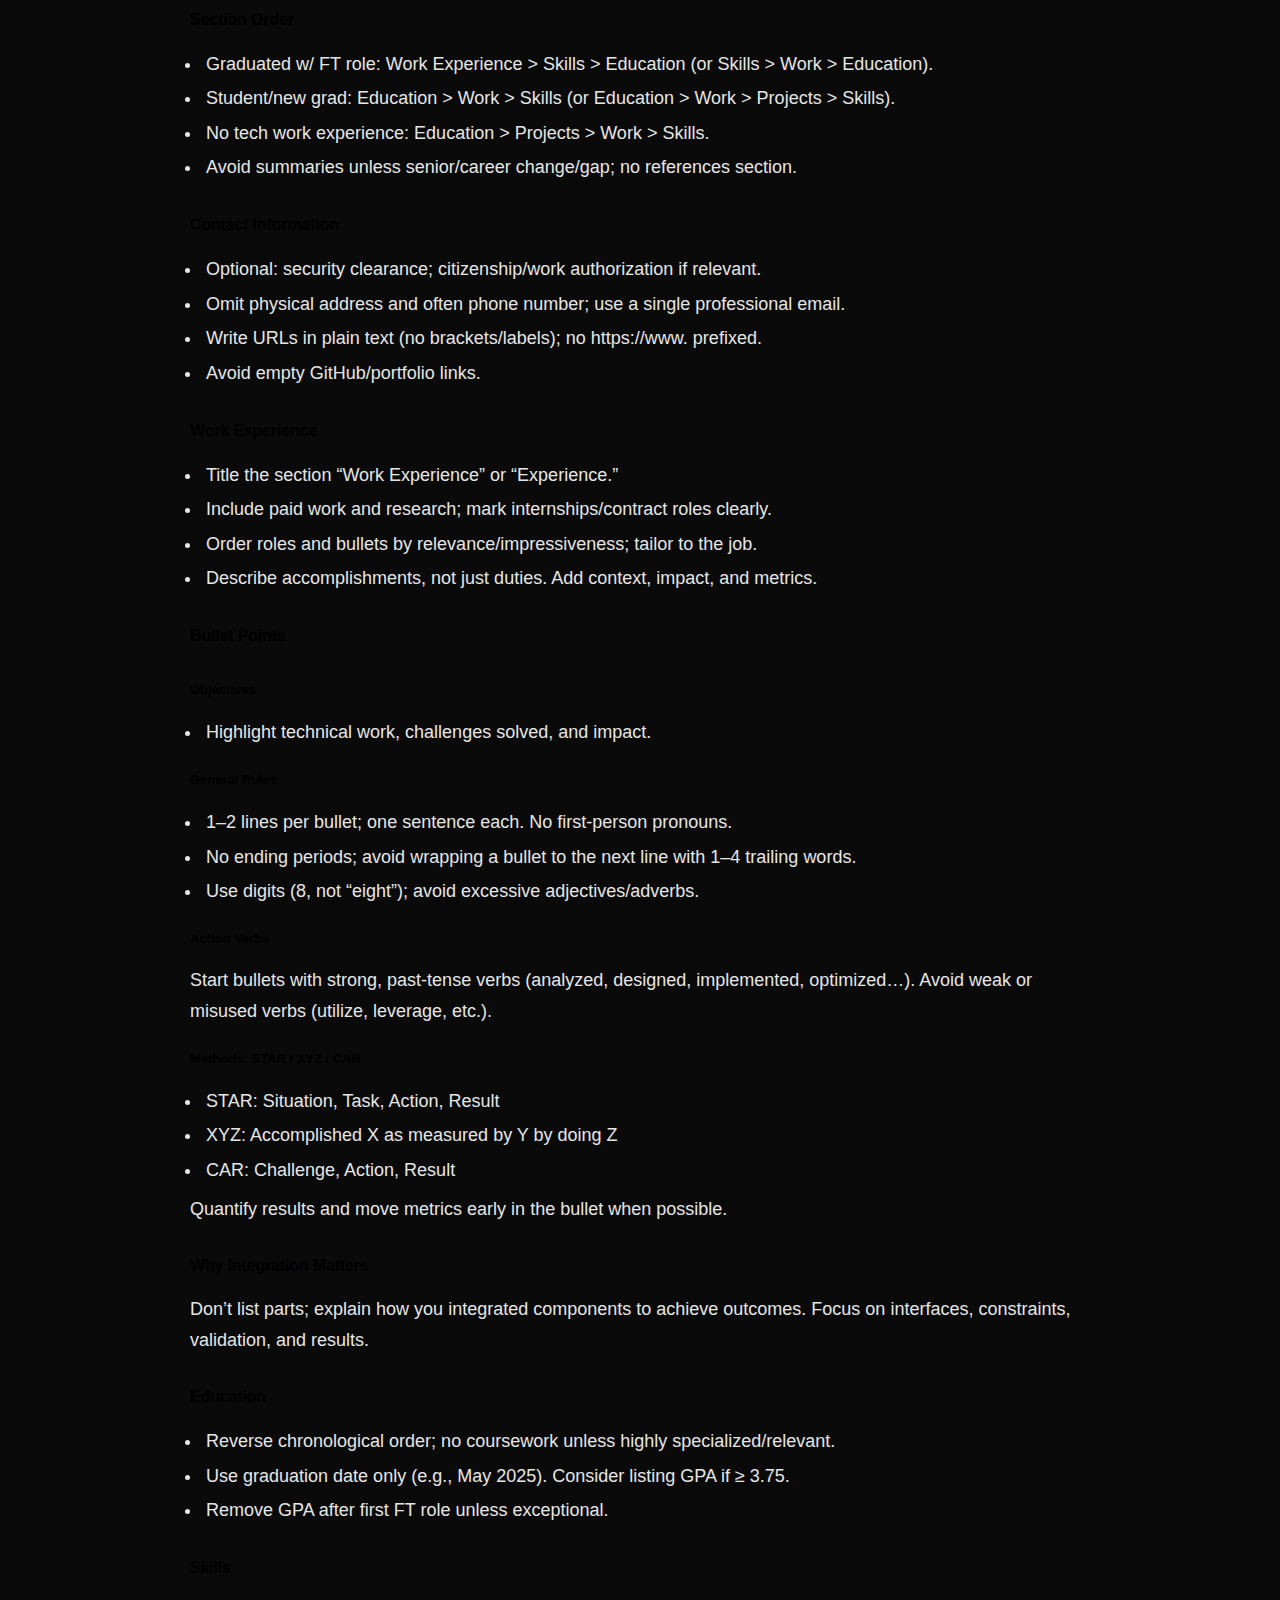
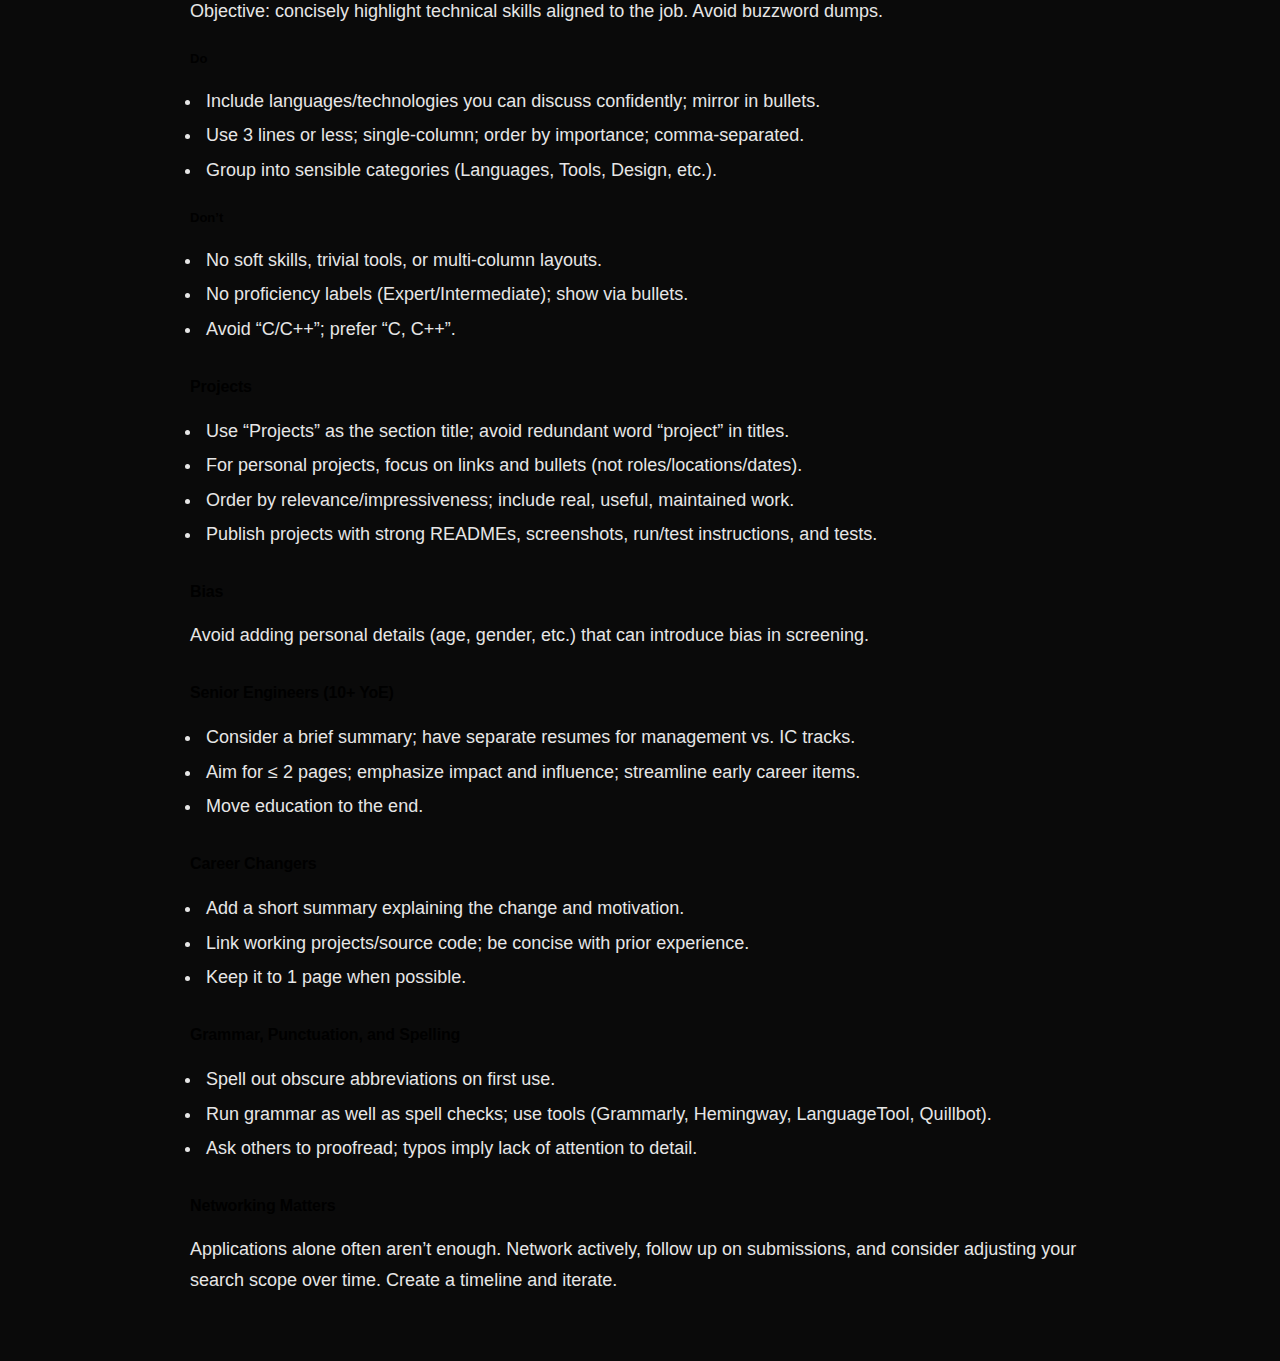
<file: resume-guide.html>
<!DOCTYPE html>
<html class="no-js" lang="en">
<head>
    <meta charset="utf-8">
    <title>Resume Guide | Tunahan Dilercan</title>
    <meta name="description" content="A concise, skimmable resume guide: formatting, ATS, bullets (STAR/XYZ/CAR), sections, skills, projects, and proofreading.">
    <meta name="viewport" content="width=device-width, initial-scale=1">

    <!-- Security Headers (match index.html for local testing) -->
    <meta http-equiv="Content-Security-Policy" content="default-src 'self'; script-src 'self' 'unsafe-inline' 'unsafe-eval' https://code.jquery.com https://formsubmit.co https://cdnjs.cloudflare.com https://static.cloudflareinsights.com; style-src 'self' 'unsafe-inline' https://cdnjs.cloudflare.com https://fonts.googleapis.com; img-src 'self' data: blob:; font-src 'self' data: blob: https://cdnjs.cloudflare.com https://fonts.gstatic.com; connect-src 'self' https://formsubmit.co https://fonts.googleapis.com https://fonts.gstatic.com https://cloudflareinsights.com;">
    <meta http-equiv="X-Content-Type-Options" content="nosniff">
    <meta http-equiv="Referrer-Policy" content="strict-origin-when-cross-origin">

    <!-- CSS (reuse site styles) -->
    <link rel="stylesheet" href="css/styles.css">
    <link rel="stylesheet" href="css/vendor.css">
    <link rel="stylesheet" href="css/security.css">
    <link rel="stylesheet" href="https://cdnjs.cloudflare.com/ajax/libs/font-awesome/5.15.4/css/all.min.css" crossorigin="anonymous" />

    <style>
      /* Minimal content page layout for readability */
      body { background: #0a0a0a; color: #e6e6e6; }
      .content-page { max-width: 940px; margin: 0 auto; padding: 24px 20px 60px; }
      .content-page h1 { font-size: 2.2rem; margin: 0.6rem 0 1rem; }
      .content-page h2 { font-size: 1.6rem; margin: 2rem 0 0.6rem; }
      .content-page h3 { font-size: 1.3rem; margin: 1.2rem 0 0.6rem; }
      .content-page p { line-height: 1.7; margin: 0.6rem 0; }
      .content-page ul { margin: 0.4rem 0 0.8rem 1.2rem; }
      .content-page li { margin: 0.25rem 0; }
      .topbar { position: sticky; top: 0; z-index: 50; backdrop-filter: blur(6px); background: rgba(10,10,10,0.75); border-bottom: 1px solid rgba(255,255,255,0.06); }
      .topbar__inner { max-width: 940px; margin: 0 auto; display: flex; align-items: center; gap: 12px; padding: 10px 16px; }
      .topbar__back { display: inline-flex; align-items: center; gap: 8px; color: #fff; text-decoration: none; font-weight: 600; }
      .topbar__back .fa { font-size: 14px; }
      .meta-note { font-size: 0.95rem; opacity: 0.85; }
      .section-sep { height: 1px; background: rgba(255,255,255,0.08); margin: 18px 0; }
      a { color: #ffd28a; }
      @media (max-width: 600px) {
        .content-page { padding: 20px 14px 64px; }
        .content-page h1 { font-size: 1.8rem; }
        .content-page h2 { font-size: 1.4rem; }
        .content-page h3 { font-size: 1.15rem; }
      }
    </style>
</head>
<body>
  <div class="topbar">
    <div class="topbar__inner">
      <a class="topbar__back" href="index.html#resume" aria-label="Back to site"><i class="fa fa-arrow-left"></i><span>Back</span></a>
      <span style="opacity:.6">Resume Guide</span>
    </div>
  </div>

  <main class="content-page" role="main">
    <header>
      <h1>Resume Guide</h1>
      <p class="meta-note">A practical, skimmable reference on formatting, ATS, bullet writing (STAR/XYZ/CAR), content strategy, and accessibility.</p>
    </header>

    <div class="section-sep"></div>

    <section id="introduction">
      <h2>Introduction</h2>
      <p>Your resume is a 30-second elevator pitch on paper. It should clearly convey your contact info, education, experience, and background—and convince the hiring team to interview you.</p>
      <p>Know your audience. Craft your resume strategically so it parses well and highlights what matters to the role. Ultimately, substance matters: real, relevant experience wins.</p>
      <p>For students, use college time wisely: build projects, join engineering teams, participate in research, and get internships. These add meaningful substance to your resume.</p>
    </section>

    <section id="general-rules">
      <h2>General Rules</h2>
      <ul>
        <li>Make it easy to read and skim; one column. Avoid icons/images/graphics.</li>
        <li>Use bullet points, not paragraphs; don’t indent sections/bullets.</li>
        <li>Use a modern, easy-to-read font (Calibri, Bitstream Charter, Arial). Black text, 10.5+ size.</li>
        <li>Do not justify text; ensure sufficient white space and margins (≥ 0.4 inches).</li>
        <li>Avoid excessive italics, bold, and ALL CAPS; use separation and hierarchy consistently.</li>
        <li>One page unless 10+ years of experience (≈1 page/decade).</li>
        <li>Separate skills using commas; keep sections clearly distinct.</li>
      </ul>
    </section>

    <section id="effectiveness">
      <h2>Make Your Resume More Effective</h2>
      <ul>
        <li>Include relevant technical details; use STAR/CAR/XYZ methods for bullets.</li>
        <li>Provide context and relevant keywords; avoid fluff.</li>
        <li>Prioritize impactful details at the top/left for scanning.</li>
      </ul>
    </section>

    <section id="keep-to-one-page">
      <h2>Keep it to 1 Page</h2>
      <p>Most resumes don’t need a second page. Clean formatting and focused content make one page sufficient. If you truly need more space (senior/staff level), ensure every line earns its place.</p>
    </section>

    <section id="formatting">
      <h2>Formatting & ATS</h2>
      <ul>
        <li>Ensure it’s easily skimmable and parsable by ATS.</li>
        <li>Avoid complex layouts and graphics that hinder parsing.</li>
      </ul>
    </section>

    <section id="accessibility">
      <h2>Accessibility</h2>
      <ul>
        <li>Use readable fonts (Calibri, Charter, Arial, Lato, Helvetica) with sufficient contrast.</li>
        <li>No justified text; avoid grey/light fonts or ultra-thin weights.</li>
        <li>Use clear section separation and consistent spacing between sections/jobs.</li>
        <li>Margins ≥ 0.4 inches; avoid indentation beyond bullets.</li>
      </ul>
    </section>

    <section id="dates">
      <h2>Dates</h2>
      <ul>
        <li>Use “Present” for current roles. If using months, use them consistently.</li>
        <li>Don’t abbreviate years (use 2023). Prefer en dashes with spaces: Mar 2022 – Jun 2024.</li>
        <li>Right-align dates; bullets shouldn’t extend beyond dates.</li>
      </ul>
    </section>

    <section id="section-order">
      <h2>Section Order</h2>
      <ul>
        <li>Graduated w/ FT role: Work Experience > Skills > Education (or Skills > Work > Education).</li>
        <li>Student/new grad: Education > Work > Skills (or Education > Work > Projects > Skills).</li>
        <li>No tech work experience: Education > Projects > Work > Skills.</li>
        <li>Avoid summaries unless senior/career change/gap; no references section.</li>
      </ul>
    </section>

    <section id="contact-info">
      <h2>Contact Information</h2>
      <ul>
        <li>Optional: security clearance; citizenship/work authorization if relevant.</li>
        <li>Omit physical address and often phone number; use a single professional email.</li>
        <li>Write URLs in plain text (no brackets/labels); no https://www. prefixed.</li>
        <li>Avoid empty GitHub/portfolio links.</li>
      </ul>
    </section>

    <section id="work-experience">
      <h2>Work Experience</h2>
      <ul>
        <li>Title the section “Work Experience” or “Experience.”</li>
        <li>Include paid work and research; mark internships/contract roles clearly.</li>
        <li>Order roles and bullets by relevance/impressiveness; tailor to the job.</li>
        <li>Describe accomplishments, not just duties. Add context, impact, and metrics.</li>
      </ul>
    </section>

    <section id="bullets">
      <h2>Bullet Points</h2>
      <h3>Objectives</h3>
      <ul>
        <li>Highlight technical work, challenges solved, and impact.</li>
      </ul>
      <h3>General Rules</h3>
      <ul>
        <li>1–2 lines per bullet; one sentence each. No first-person pronouns.</li>
        <li>No ending periods; avoid wrapping a bullet to the next line with 1–4 trailing words.</li>
        <li>Use digits (8, not “eight”); avoid excessive adjectives/adverbs.</li>
      </ul>
      <h3>Action Verbs</h3>
      <p>Start bullets with strong, past-tense verbs (analyzed, designed, implemented, optimized…). Avoid weak or misused verbs (utilize, leverage, etc.).</p>
      <h3>Methods: STAR / XYZ / CAR</h3>
      <ul>
        <li>STAR: Situation, Task, Action, Result</li>
        <li>XYZ: Accomplished X as measured by Y by doing Z</li>
        <li>CAR: Challenge, Action, Result</li>
      </ul>
      <p>Quantify results and move metrics early in the bullet when possible.</p>
    </section>

    <section id="integration">
      <h2>Why Integration Matters</h2>
      <p>Don’t list parts; explain how you integrated components to achieve outcomes. Focus on interfaces, constraints, validation, and results.</p>
    </section>

    <section id="education">
      <h2>Education</h2>
      <ul>
        <li>Reverse chronological order; no coursework unless highly specialized/relevant.</li>
        <li>Use graduation date only (e.g., May 2025). Consider listing GPA if ≥ 3.75.</li>
        <li>Remove GPA after first FT role unless exceptional.</li>
      </ul>
    </section>

    <section id="skills">
      <h2>Skills</h2>
      <p>Objective: concisely highlight technical skills aligned to the job. Avoid buzzword dumps.</p>
      <h3>Do</h3>
      <ul>
        <li>Include languages/technologies you can discuss confidently; mirror in bullets.</li>
        <li>Use 3 lines or less; single-column; order by importance; comma-separated.</li>
        <li>Group into sensible categories (Languages, Tools, Design, etc.).</li>
      </ul>
      <h3>Don’t</h3>
      <ul>
        <li>No soft skills, trivial tools, or multi-column layouts.</li>
        <li>No proficiency labels (Expert/Intermediate); show via bullets.</li>
        <li>Avoid “C/C++”; prefer “C, C++”.</li>
      </ul>
    </section>

    <section id="projects">
      <h2>Projects</h2>
      <ul>
        <li>Use “Projects” as the section title; avoid redundant word “project” in titles.</li>
        <li>For personal projects, focus on links and bullets (not roles/locations/dates).</li>
        <li>Order by relevance/impressiveness; include real, useful, maintained work.</li>
        <li>Publish projects with strong READMEs, screenshots, run/test instructions, and tests.</li>
      </ul>
    </section>

    <section id="bias">
      <h2>Bias</h2>
      <p>Avoid adding personal details (age, gender, etc.) that can introduce bias in screening.</p>
    </section>

    <section id="senior">
      <h2>Senior Engineers (10+ YoE)</h2>
      <ul>
        <li>Consider a brief summary; have separate resumes for management vs. IC tracks.</li>
        <li>Aim for ≤ 2 pages; emphasize impact and influence; streamline early career items.</li>
        <li>Move education to the end.</li>
      </ul>
    </section>

    <section id="career-changers">
      <h2>Career Changers</h2>
      <ul>
        <li>Add a short summary explaining the change and motivation.</li>
        <li>Link working projects/source code; be concise with prior experience.</li>
        <li>Keep it to 1 page when possible.</li>
      </ul>
    </section>

    <section id="proofreading">
      <h2>Grammar, Punctuation, and Spelling</h2>
      <ul>
        <li>Spell out obscure abbreviations on first use.</li>
        <li>Run grammar as well as spell checks; use tools (Grammarly, Hemingway, LanguageTool, Quillbot).</li>
        <li>Ask others to proofread; typos imply lack of attention to detail.</li>
      </ul>
    </section>

    <section id="networking">
      <h2>Networking Matters</h2>
      <p>Applications alone often aren’t enough. Network actively, follow up on submissions, and consider adjusting your search scope over time. Create a timeline and iterate.</p>
    </section>

  </main>
</body>
</html>
</file>
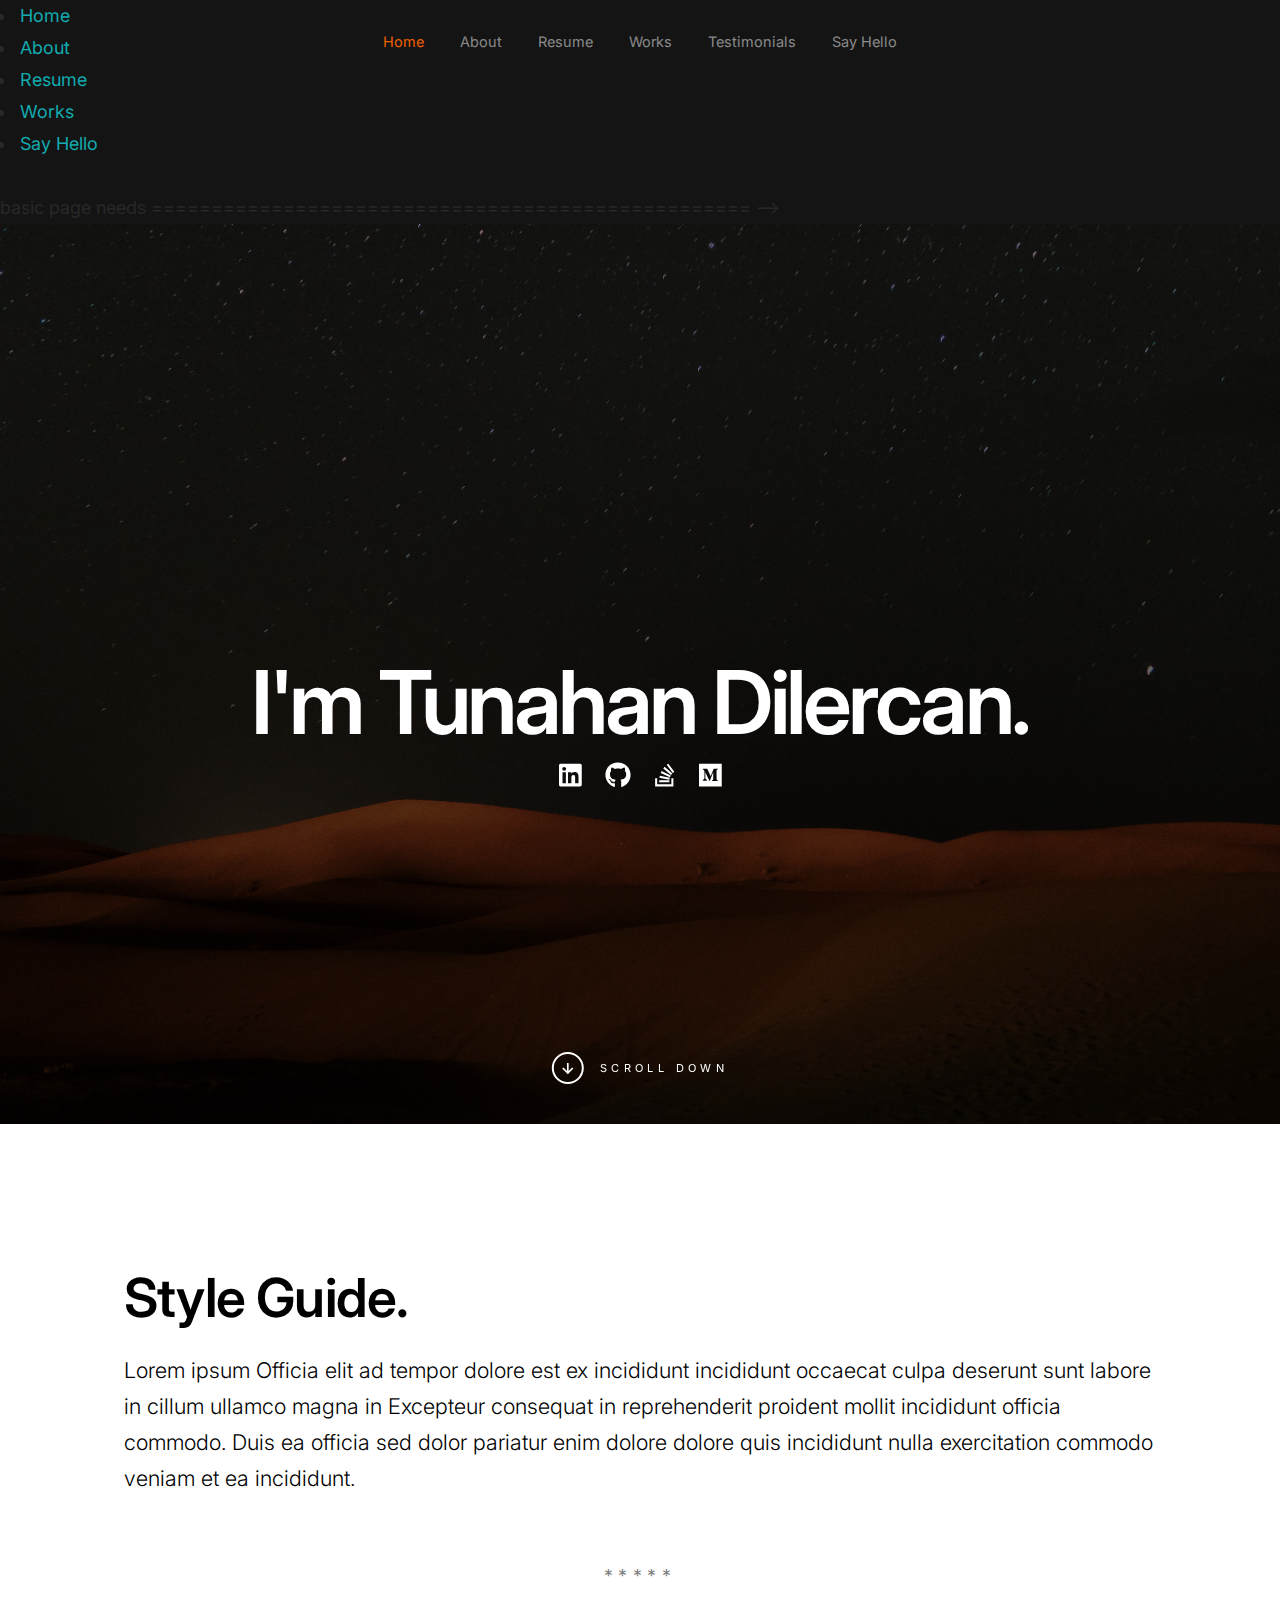
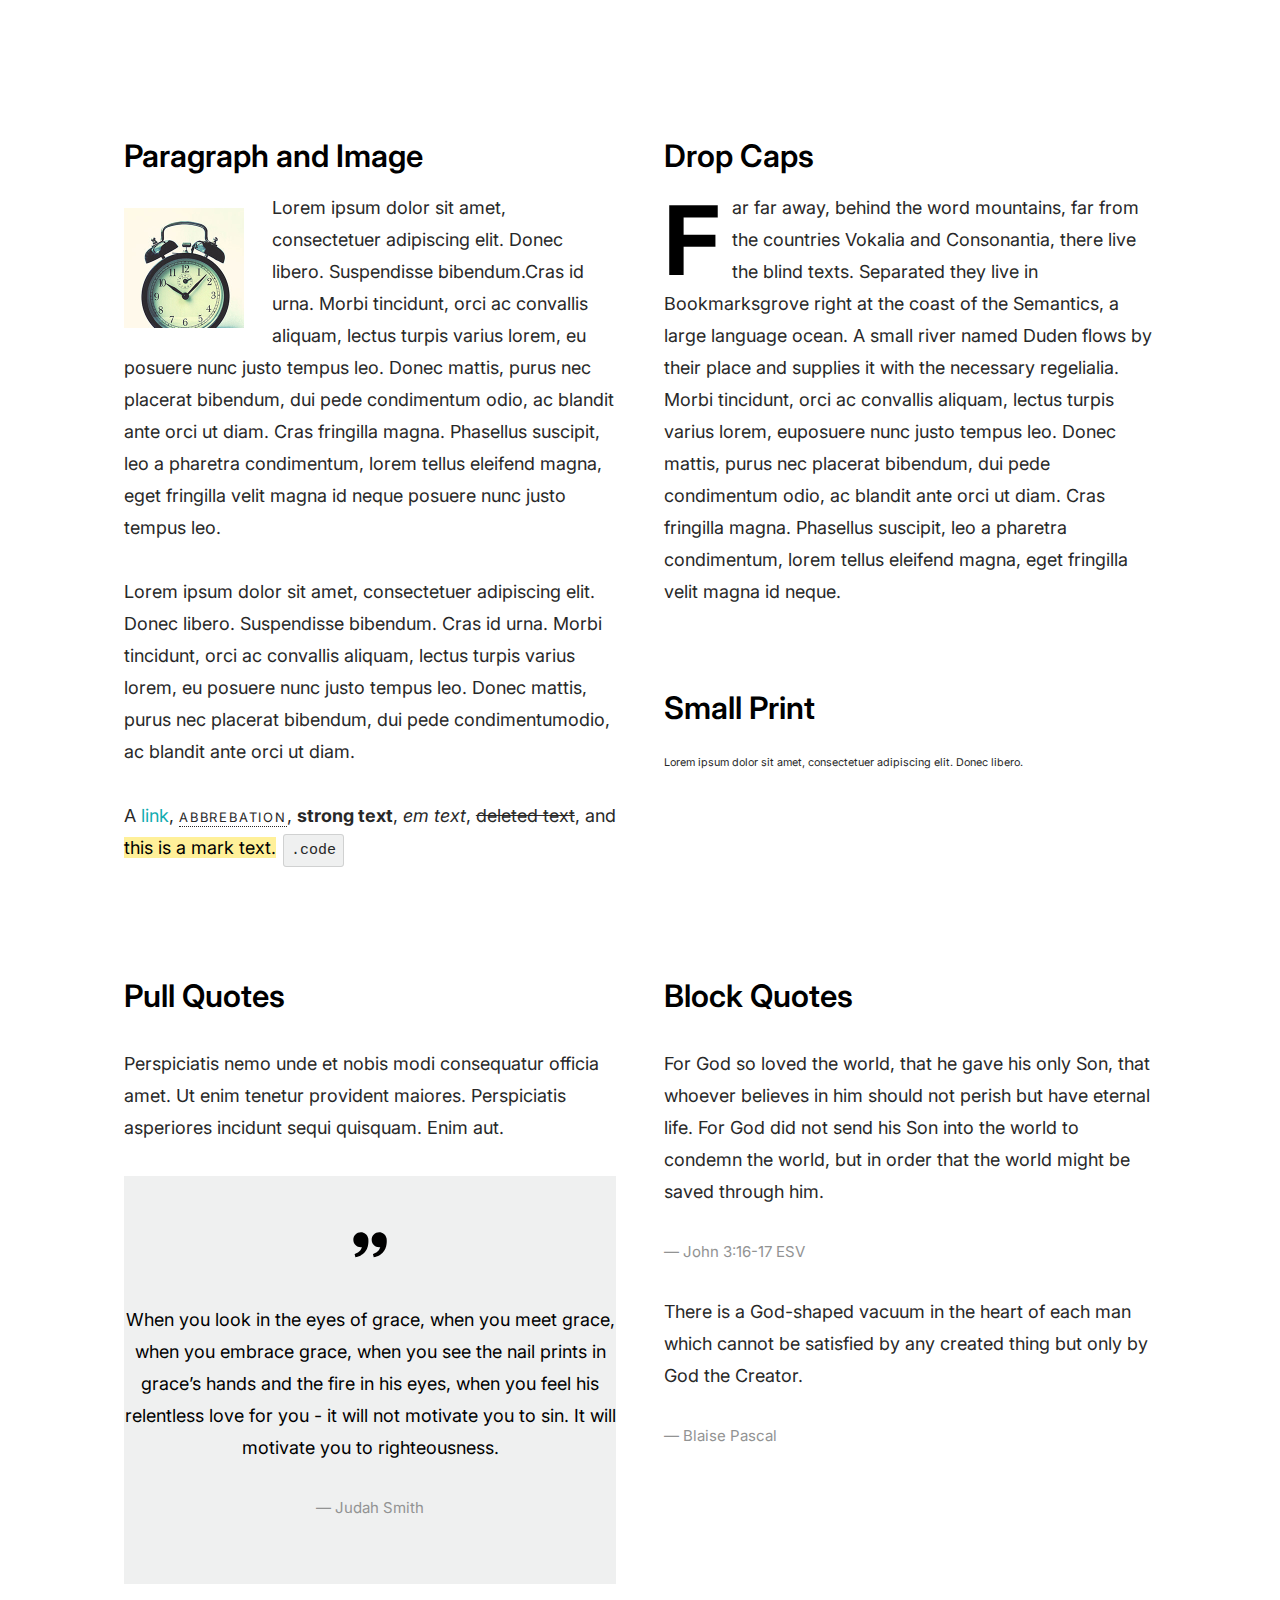
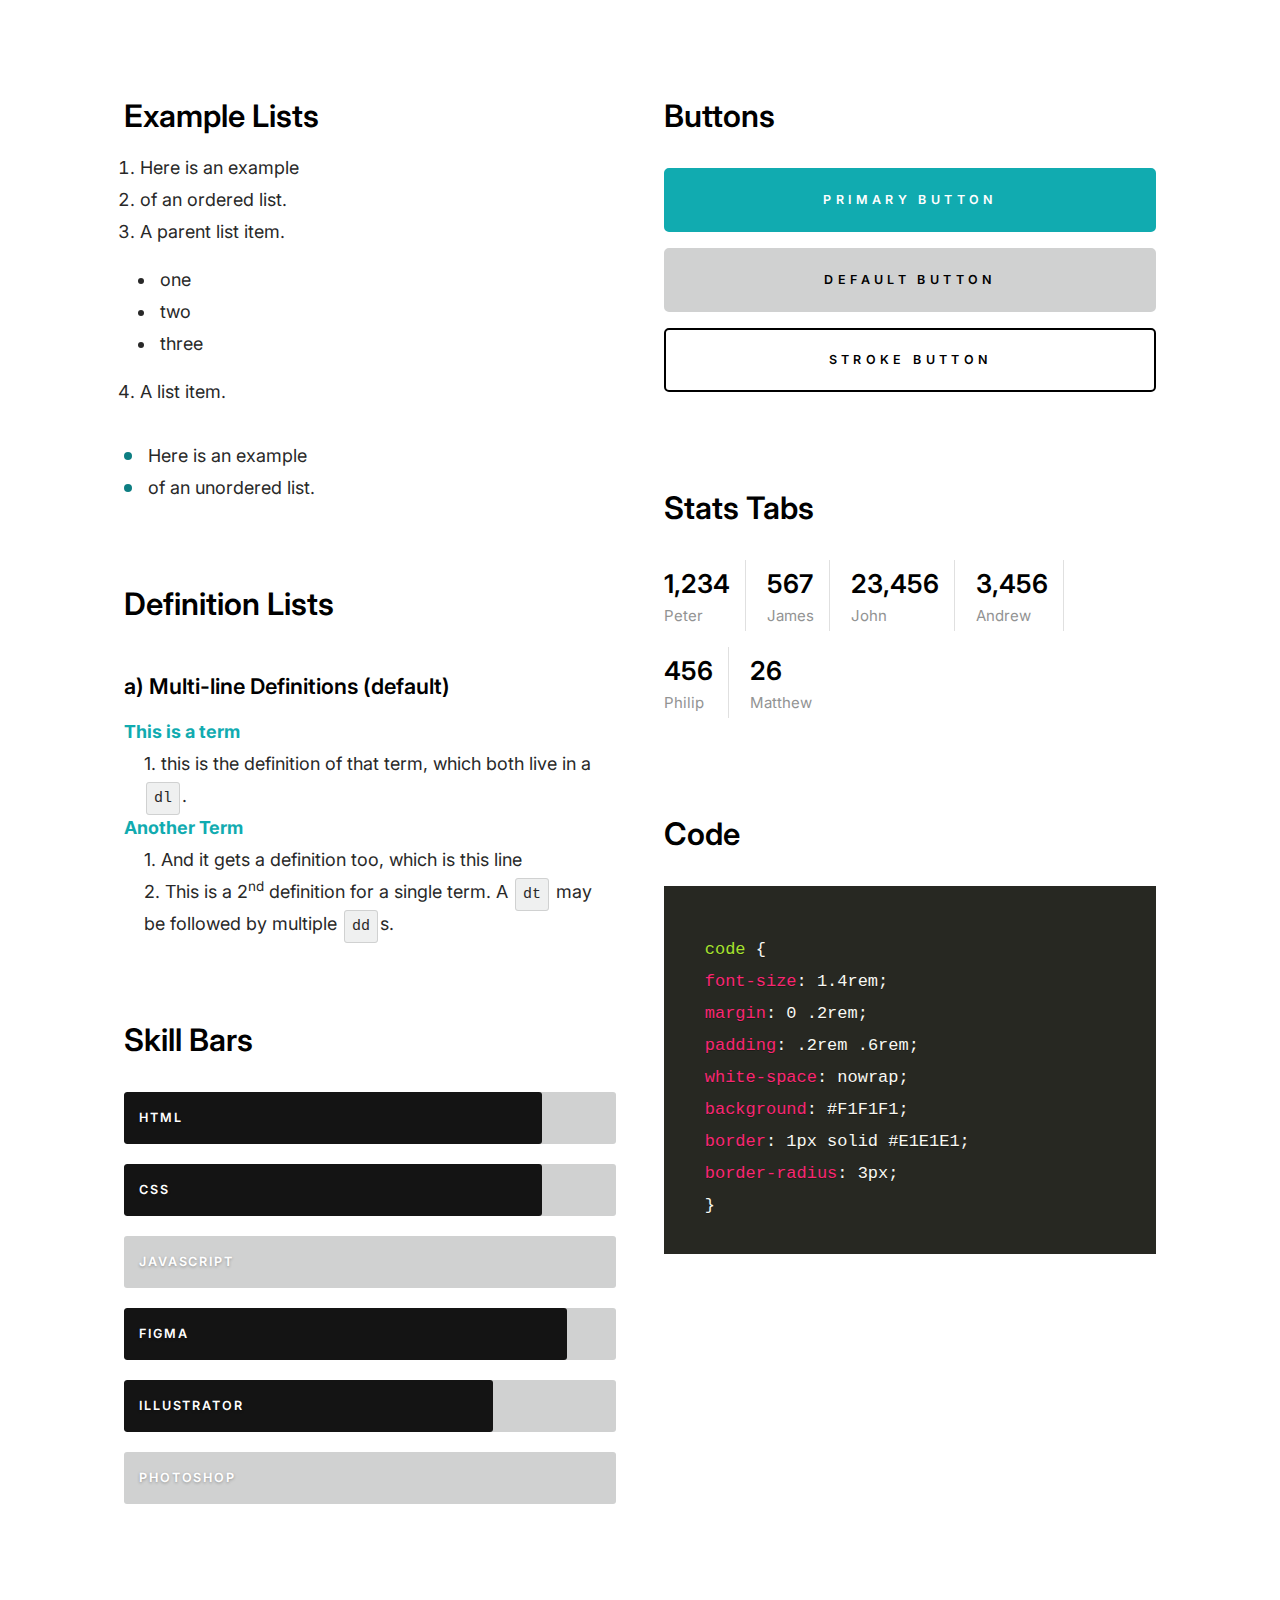
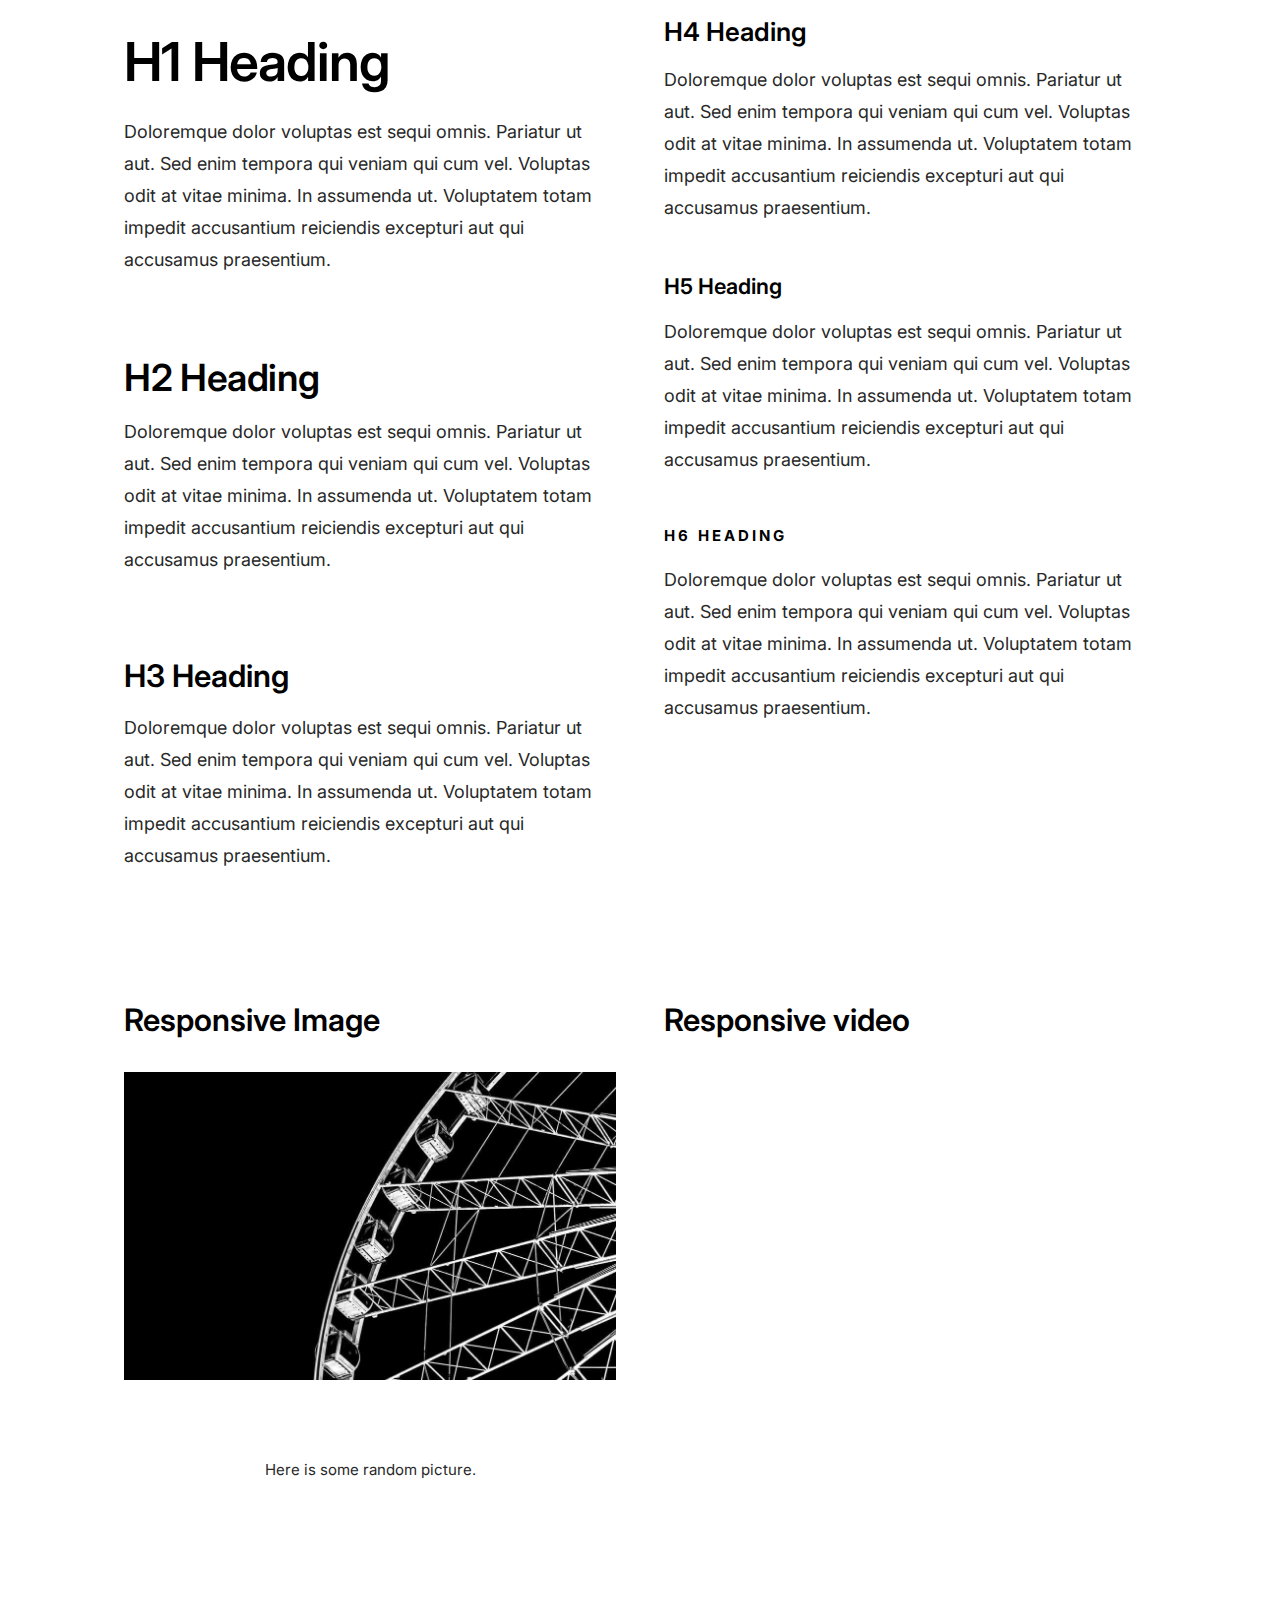
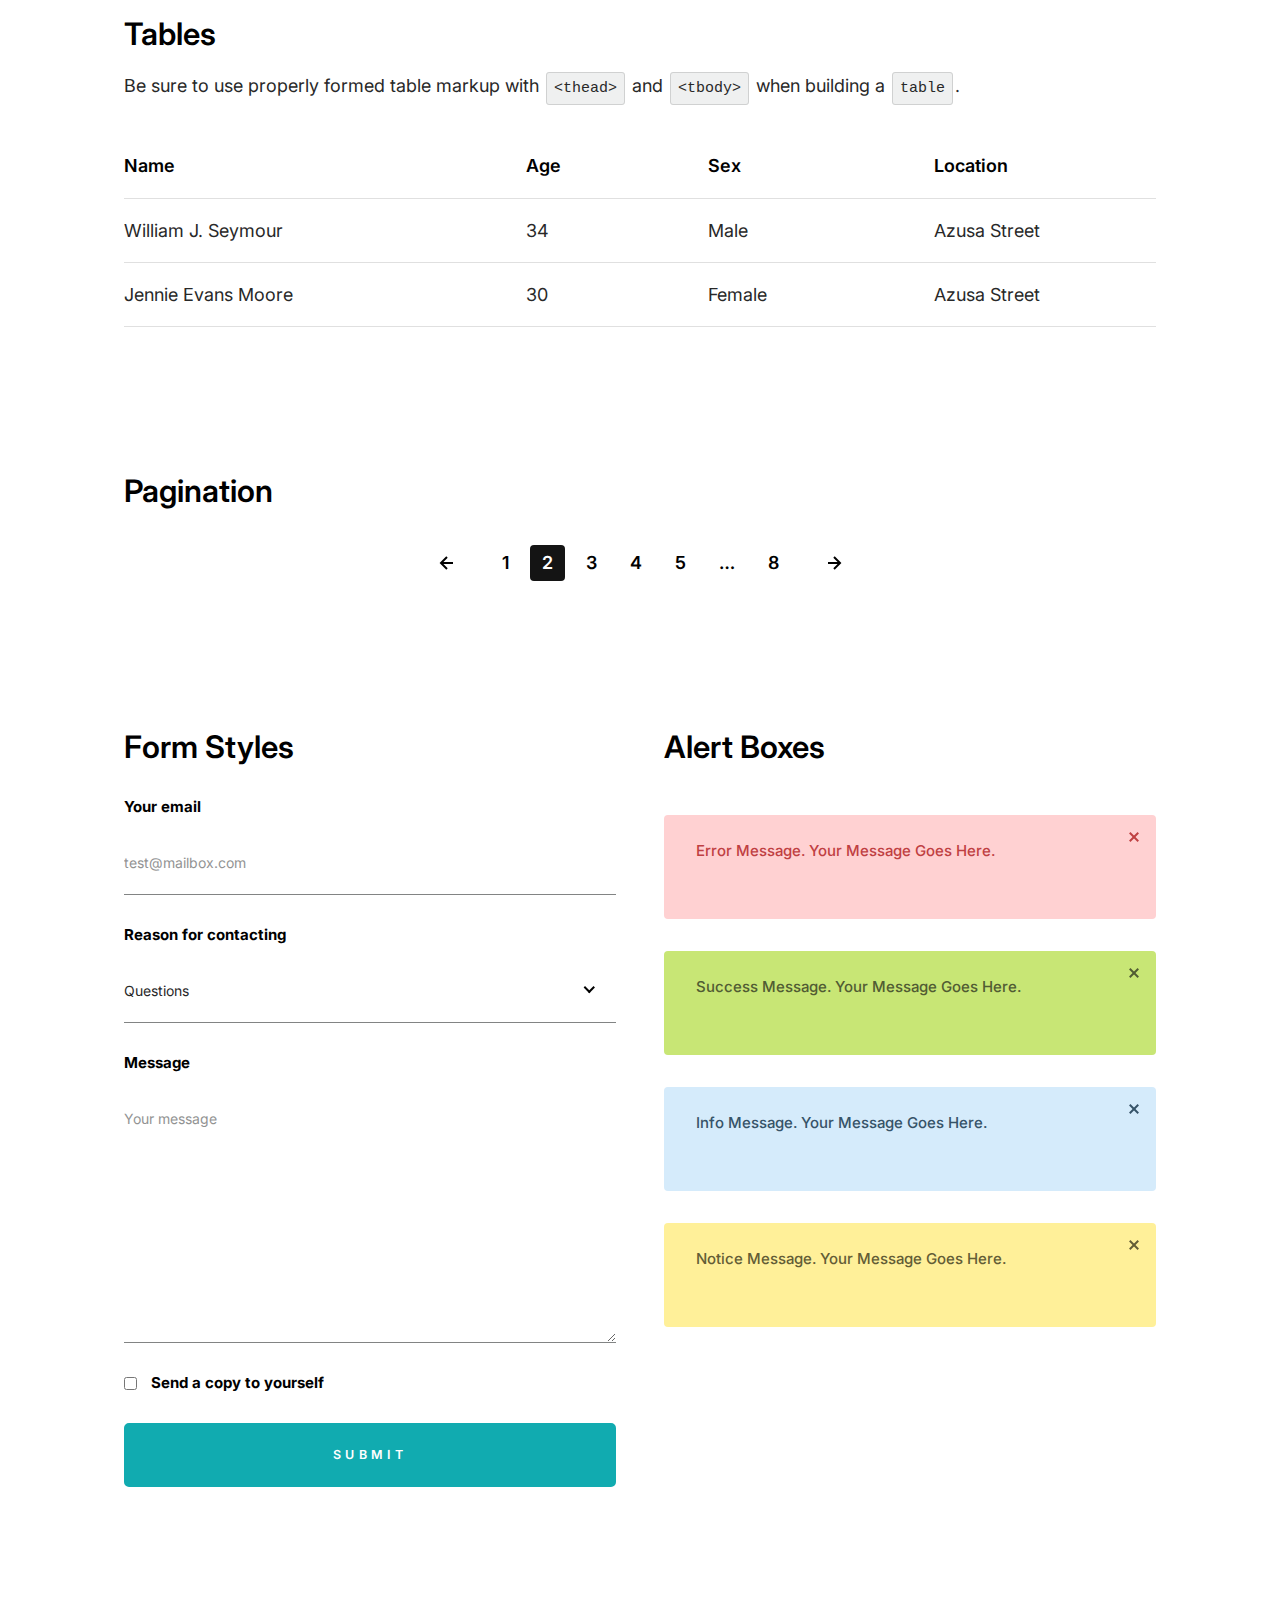
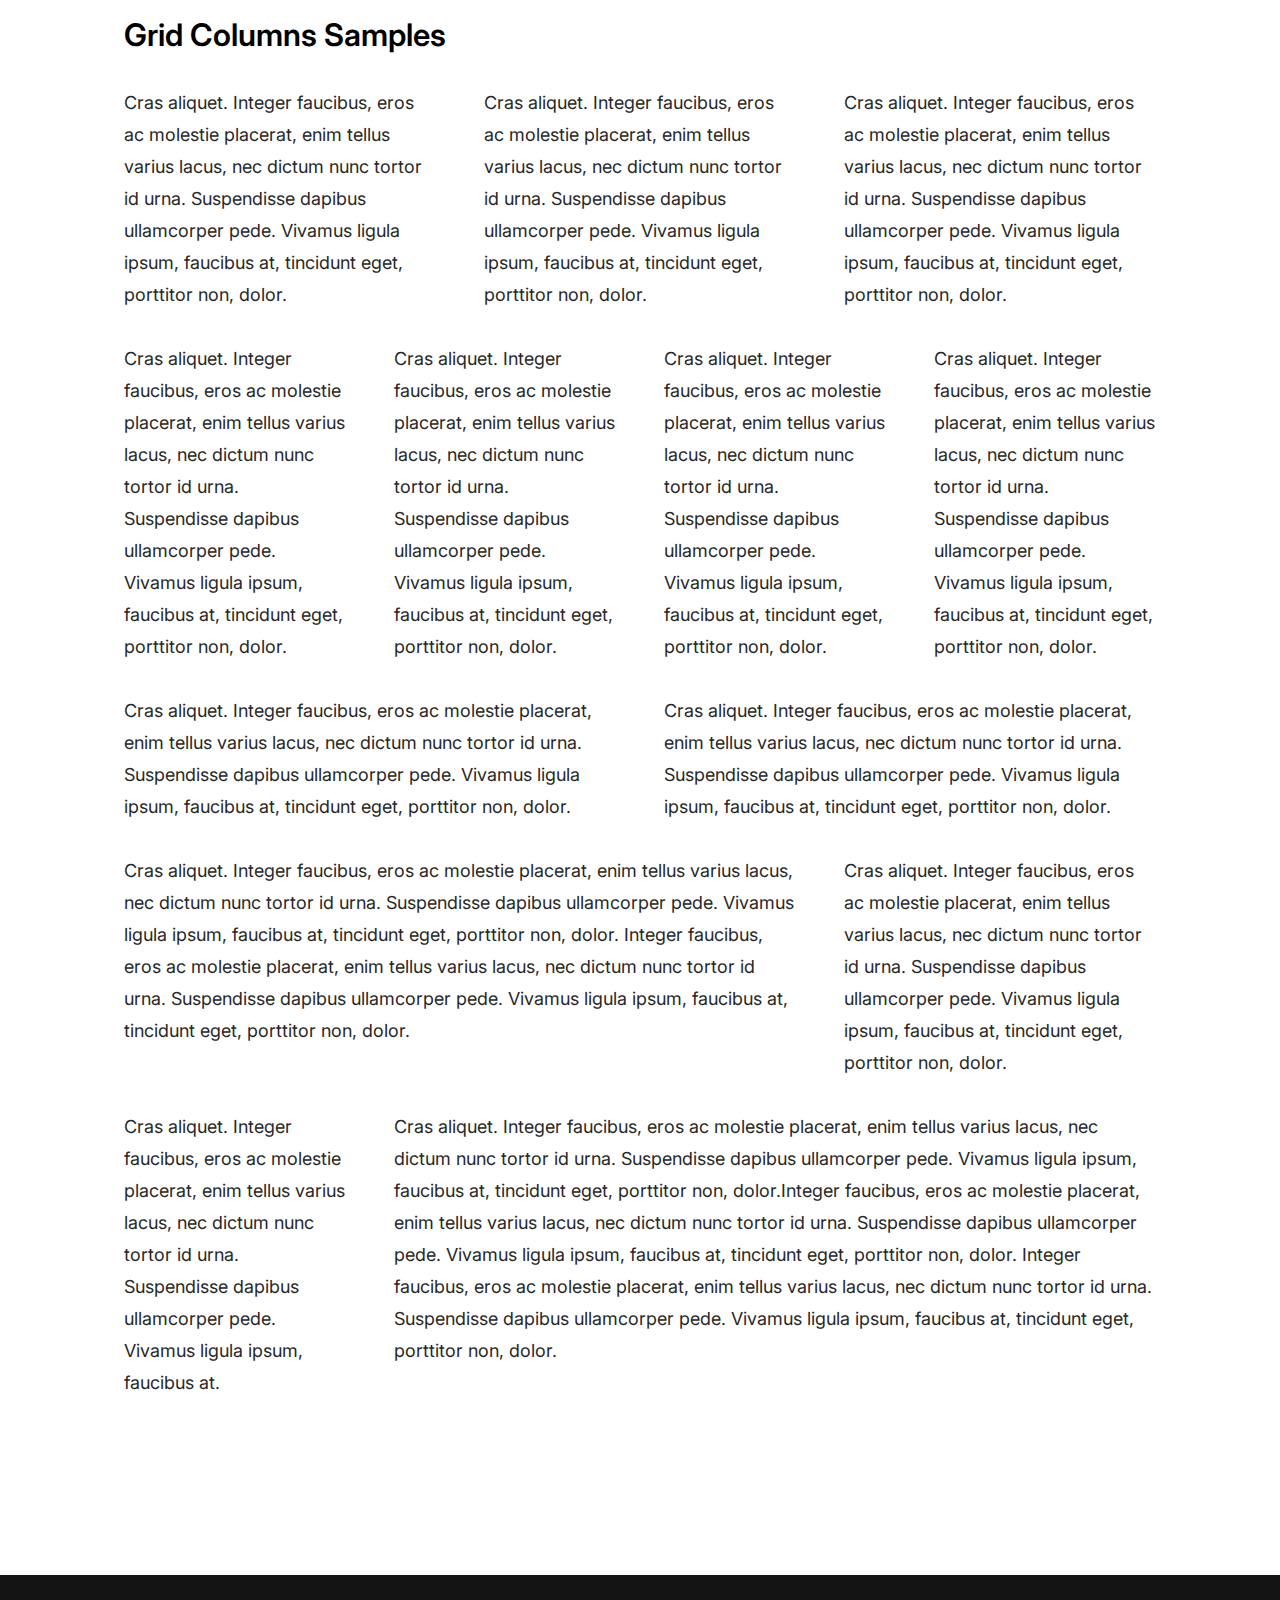
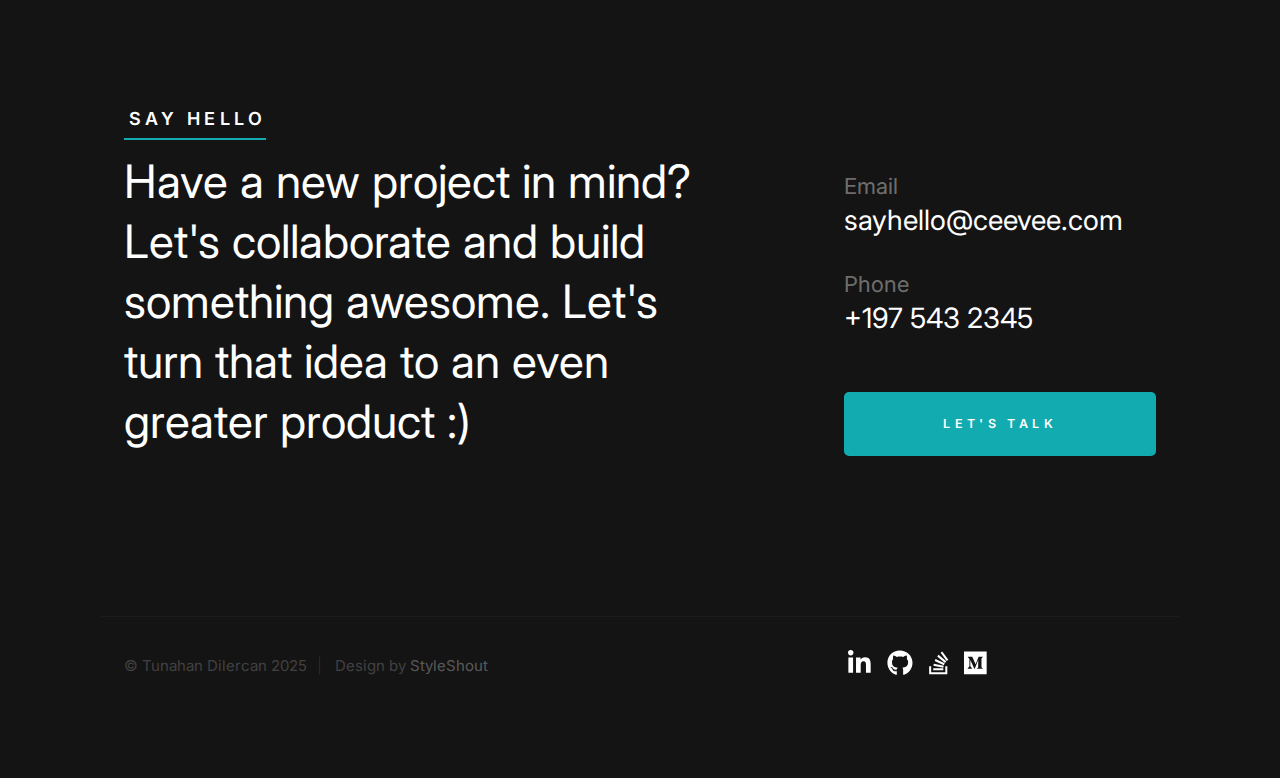
<file: styles.html>
<!DOCTYPE html>
<html class="no-js" lang="en">
<head>

                 <ul>
                    <li class="current"><a href="index.html#hero">Home</a></li>
                    <li><a href="index.html#about">About</a></li>
                    <li><a href="index.html#resume">Resume</a></li>
                    <li><a href="index.html#portfolio">Works</a></li>
                    <li><a href="index.html#contact">Say Hello</a></li>
                </ul> basic page needs
    ================================================== -->
    <meta charset="utf-8">
    <title>Styles - Tunahan Dilercan</title>
    <meta name="description" content="">
    <meta name="author" content="">

    <!-- mobile specific metas
    ================================================== -->
    <meta name="viewport" content="width=device-width, initial-scale=1">

    <!-- CSS
    ================================================== -->
    <link rel="stylesheet" href="css/styles.css">
    <link rel="stylesheet" href="css/vendor.css">

    <style type="text/css" media="screen">
        .s-styles { 
            background-color: white;
            padding-top: calc(4.5 * var(--space));
            padding-bottom: calc(4.5 * var(--space));
            position: relative;
        }
        .s-styles .intro h1 {
            margin-top: 0;
        }
    </style>

    <!-- script
    ================================================== -->
    <script defer src="js/vendor/fontawesome/all.min.js"></script>

    <!-- favicons
    ================================================== -->
    <link rel="icon" type="image/png" href="images/favicon/favicon-96x96.png" sizes="96x96" />
    <link rel="icon" type="image/svg+xml" href="images/favicon/favicon.svg" />
    <link rel="shortcut icon" href="images/favicon/favicon.ico" />
    <link rel="apple-touch-icon" sizes="180x180" href="images/favicon/apple-touch-icon.png" />
    <meta name="apple-mobile-web-app-title" content="Tunahan Dilercan" />
    <link rel="manifest" href="images/favicon/site.webmanifest" />

</head>

<body id="top" class="ss-preload">


    <!-- preloader
    ================================================== -->
    <div id="preloader">
        <div id="loader"></div>
    </div>


    <!-- header
    ================================================== -->
    <header class="s-header">
        <div class="row s-header__nav-wrap">
            <nav class="s-header__nav">
                <ul>
                    <li class="current"><a href="index.html">Home</a></li>
                    <li><a href="index.html#about">About</a></li>
                    <li><a href="index.html#resume">Resume</a></li>
                    <li><a href="index.html#portfolio">Works</a></li>
                    <li><a href="index.html#testimonials">Testimonials</a></li>
                    <li><a href="index.html#contact">Say Hello</a></li>
                </ul>
            </nav>
        </div> <!-- end row -->
        
        <a class="s-header__menu-toggle" href="#0" title="Menu">
            <span class="s-header__menu-icon"></span>
        </a>
    </header> <!-- end s-header -->


    <!-- hero
    ================================================== -->
    <section id="hero" class="s-hero target-section">

        <div class="s-hero__bg rellax" data-rellax-speed="-7"></div>

        <div class="row s-hero__content">
            <div class="column">

                <div class="s-hero__content-about">

                    <h2 id="hello-world" translate="no">Hello World</h2>

                    <h1>I'm Tunahan Dilercan.</h1>

                    <div class="s-hero__content-social">
                        <a href="https://www.linkedin.com/in/tunahandilercan/" target="_blank"><i class="fab fa-linkedin" aria-hidden="true"></i></a>
                        <a href="https://github.com/TunahanDilercan" target="_blank"><i class="fab fa-github" aria-hidden="true"></i></a>
                        <a href="https://stackoverflow.com/users/15236391/tunahan-dilercan" target="_blank"><i class="fab fa-stack-overflow" aria-hidden="true"></i></a>
                        <a href="https://medium.com/@ahmettunahandilercan" target="_blank"><i class="fab fa-medium" aria-hidden="true"></i></a>
                    </div>

                </div> <!-- end s-hero__content-about -->

            </div>
        </div> <!-- s-hero__content -->

        <div class="s-hero__scroll">
            <a href="#styles" class="s-hero__scroll-link smoothscroll">
                <span class="scroll-arrow">
                    <svg xmlns="http://www.w3.org/2000/svg" width="24" height="24" viewBox="0 0 24 24" style="fill:rgba(0, 0, 0, 1)"><path d="M18.707 12.707L17.293 11.293 13 15.586 13 6 11 6 11 15.586 6.707 11.293 5.293 12.707 12 19.414z"></path></svg>
                </span>
                <span class="scroll-text">Scroll Down</span>
            </a>
        </div> <!-- s-hero__scroll -->

    </section> <!-- end s-hero -->


    <!-- s-styles
    ================================================== -->
    <section id="styles" class="s-styles">

        <div class="row">

            <div class="column large-12 intro">

                <h1>Style Guide.</h1>

                <p class="lead">Lorem ipsum Officia elit ad tempor dolore est ex incididunt incididunt occaecat culpa deserunt 
                sunt labore in cillum ullamco magna in Excepteur consequat in reprehenderit proident mollit incididunt officia commodo.
                Duis ea officia sed dolor pariatur enim dolore dolore quis incididunt nulla exercitation commodo veniam et ea incididunt.
                </p>

                <hr class="fancy">
            </div>

        </div> <!-- end row -->

        <div class="row">

            <div class="column large-6 tab-12">

                <h3>Paragraph and Image</h3>

                <p><a href="#"><img width="120" height="120" class="h-pull-left" alt="sample-image" src="images/sample-image.jpg"></a>
                Lorem ipsum dolor sit amet, consectetuer adipiscing elit. Donec libero. Suspendisse bibendum.Cras id urna. Morbi 
                tincidunt, orci ac convallis aliquam, lectus turpis varius lorem, eu posuere nunc justo tempus leo. Donec mattis, 
                purus nec placerat bibendum, dui pede condimentum odio, ac blandit ante orci ut diam. Cras fringilla magna. 
                Phasellus suscipit, leo a pharetra condimentum, lorem tellus eleifend magna, eget fringilla velit magna id 
                neque posuere nunc justo tempus leo. </p>

                <p>
                Lorem ipsum dolor sit amet, consectetuer adipiscing elit. Donec libero. Suspendisse bibendum. Cras id urna. 
                Morbi tincidunt, orci ac convallis aliquam, lectus turpis varius lorem, eu posuere nunc justo tempus leo. 
                Donec mattis, purus nec placerat bibendum, dui pede condimentumodio, ac blandit ante orci ut diam.	
                </p>

                <p>A <a href="#">link</a>,
                <abbr title="this really isn't a very good description">abbrebation</abbr>,
                <strong>strong text</strong>,
                <em>em text</em>,
                <del>deleted text</del>, and
                <mark>this is a mark text.</mark>
                <code>.code</code>
                </p>

            </div>

            <div class="column large-6 tab-12">

                <h3>Drop Caps</h3>

                <p class="drop-cap">Far far away, behind the word mountains, far from the countries Vokalia and Consonantia,
                there live the blind texts. Separated they live in Bookmarksgrove right at the coast of the
                Semantics, a large language ocean. A small river named Duden flows by their place and supplies it with the 
                necessary regelialia. Morbi tincidunt, orci ac convallis aliquam, lectus turpis varius lorem, 
                euposuere nunc justo tempus leo. Donec mattis, purus nec placerat bibendum, dui pede condimentum odio, 
                ac blandit ante orci ut diam. Cras fringilla magna. Phasellus suscipit, leo a pharetra condimentum, 
                lorem tellus eleifend magna, eget fringilla velit magna id neque.
                </p>

                <h3>Small Print</h3>

                <p><small>Lorem ipsum dolor sit amet, consectetuer adipiscing elit. Donec libero.</small></p>

            </div>

        </div> <!-- end row -->

        <div class="row">

            <div class="column large-6 tab-12">

                <h3 class="h-add-bottom">Pull Quotes</h3>

                <p>
                Perspiciatis nemo unde et nobis modi consequatur officia amet. Ut enim 
                tenetur provident maiores. Perspiciatis asperiores incidunt sequi 
                quisquam. Enim aut. 
                </p>

                <figure class="pull-quote">
                    <blockquote>
                        <p>
                        When you look in the eyes of grace, when you meet grace, 
                        when you embrace grace, when you see the nail prints in 
                        grace’s hands and the fire in his eyes, when you feel his 
                        relentless love for you - it will not motivate you to sin. 
                        It will motivate you to righteousness.
                        </p>

                        <footer>
                            <cite>Judah Smith</cite>
                        </footer>
                    </blockquote>
                </figure>

            </div>

            <div class="column large-6 tab-12">

                <h3 class="h-add-bottom">Block Quotes</h3>

                <blockquote cite="http://where-i-got-my-info-from.com">
                    <p>
                    For God so loved the world, that he gave his only Son, that whoever believes in 
                    him should not perish but have eternal life. For God did not send his Son into 
                    the world to condemn the world, but in order that the world might be 
                    saved through him.
                    </p>

                    <footer>
                        <cite>
                            <a href="#0">John 3:16-17 ESV</a>
                        </cite>
                    </footer>

                </blockquote>

                <blockquote>
                    <p>There is a God-shaped vacuum in the heart of each man which cannot be satisfied 
                    by any created thing but only by God the Creator.</p>

                    <footer>
                        <cite>Blaise Pascal</cite>
                    </footer>

                </blockquote>

            </div>

        </div> <!-- end row -->

        <div class="row h-add-half-bottom">

            <div class="column large-6 tab-12">

                <h3>Example Lists</h3>

                <ol>
                    <li>Here is an example</li>
                    <li>of an ordered list.</li>
                    <li>A parent list item.
                        <ul>
                            <li>one</li>
                            <li>two</li>
                            <li>three</li>
                        </ul>
                        </li>
                        <li>A list item.</li>
                    </ol>

                <ul class="disc">
                    <li>Here is an example</li>
                    <li>of an unordered list.</li>
                </ul>

                <h3>Definition Lists</h3>

                <h5>a) Multi-line Definitions (default) </h5>

                <dl class="dictionary-style">
                    <dt><strong>This is a term</strong></dt>
                        <dd>this is the definition of that term, which both live in a <code>dl</code>.</dd>
                    <dt><strong>Another Term</strong></dt>
                        <dd>And it gets a definition too, which is this line</dd>
                        <dd>This is a 2<sup>nd</sup> definition for a single term. A <code>dt</code> may be followed by multiple <code>dd</code>s.</dd>
                </dl>

                <h3 class="h-add-bottom">Skill Bars</h3>

                <ul class="skill-bars-fat">
                    <li>
                    <div class="progress percent85"></div>
                    <strong>HTML</strong>
                    </li>
                    <li>
                    <div class="progress percent85"></div>
                    <strong>CSS</strong>
                    </li>
                    <li>
                    <div class="progress percent65"></div>
                    <strong>Javascript</strong>
                    </li>
                    <li>
                    <div class="progress percent90"></div>
                    <strong>Figma</strong>
                    </li>
                    <li>
                    <div class="progress percent75"></div>
                    <strong>Illustrator</strong>
                    </li>
                    <li>
                    <div class="progress percent60"></div>
                    <strong>Photoshop</strong>
                    </li>
                </ul>

            </div>

            <div class="column large-6 tab-12">

                <h3 class="h-add-bottom">Buttons</h3>

                <p>
                    <a class="btn btn--primary h-full-width" href="#0">Primary Button</a>
                    <a class="btn h-full-width" href="#0">Default Button</a>
                    <a class="btn btn--stroke h-full-width" href="#0">Stroke Button</a>
                </p>

                <h3>Stats Tabs</h3>

                <ul class="stats-tabs">
                    <li><a href="#0">1,234 <em>Peter</em></a></li>
                    <li><a href="#0">567 <em>James</em></a></li>
                    <li><a href="#0">23,456 <em>John</em></a></li>
                    <li><a href="#0">3,456 <em>Andrew</em></a></li>
                    <li><a href="#0">456 <em>Philip</em></a></li>
                    <li><a href="#0">26 <em>Matthew</em></a></li>
                </ul>

                <h3 class="h-add-bottom">Code</h3>

<pre><code class="language-css">
    code {
    font-size: 1.4rem;
    margin: 0 .2rem;
    padding: .2rem .6rem;
    white-space: nowrap;
    background: #F1F1F1;
    border: 1px solid #E1E1E1;	
    border-radius: 3px;
    }
</code></pre>

            </div>

        </div> <!-- end row -->

        <div class="row h-add-half-bottom">

            <div class="column large-6 tab-12">
                    
                <h1>H1 Heading</h1>
                <p>Doloremque dolor voluptas est sequi omnis. Pariatur ut aut. Sed enim tempora qui veniam qui cum vel. 
                Voluptas odit at vitae minima. In assumenda ut. Voluptatem totam impedit accusantium reiciendis excepturi aut qui accusamus praesentium.</p>

                <h2>H2 Heading</h2>
                <p>Doloremque dolor voluptas est sequi omnis. Pariatur ut aut. Sed enim tempora qui veniam qui cum vel. 
                Voluptas odit at vitae minima. In assumenda ut. Voluptatem totam impedit accusantium reiciendis excepturi aut qui accusamus praesentium.</p>

                <h3>H3 Heading</h3>
                <p>Doloremque dolor voluptas est sequi omnis. Pariatur ut aut. Sed enim tempora qui veniam qui cum vel. 
                Voluptas odit at vitae minima. In assumenda ut. Voluptatem totam impedit accusantium reiciendis excepturi aut qui accusamus praesentium.</p>

                
            </div>

            <div class="column large-6 tab-12">
                <h4>H4 Heading</h4>
                <p>Doloremque dolor voluptas est sequi omnis. Pariatur ut aut. Sed enim tempora qui veniam qui cum vel. 
                Voluptas odit at vitae minima. In assumenda ut. Voluptatem totam impedit accusantium reiciendis excepturi aut qui accusamus praesentium.</p>

                <h5>H5 Heading</h5>
                <p>Doloremque dolor voluptas est sequi omnis. Pariatur ut aut. Sed enim tempora qui veniam qui cum vel. 
                Voluptas odit at vitae minima. In assumenda ut. Voluptatem totam impedit accusantium reiciendis excepturi aut qui accusamus praesentium.</p>

                <h6>H6 Heading</h6>
                <p>Doloremque dolor voluptas est sequi omnis. Pariatur ut aut. Sed enim tempora qui veniam qui cum vel. 
                Voluptas odit at vitae minima. In assumenda ut. Voluptatem totam impedit accusantium reiciendis excepturi aut qui accusamus praesentium.</p>
    
                
            </div>

        </div> <!-- end row -->

        <div class="row h-add-half-bottom">

            <div class="column large-6 tab-12">

                <h3 class="h-add-bottom">Responsive Image</h3>

                <figure>
                    <img src="images/wheel-500.jpg" 
                    srcset="images/wheel-1000.jpg 1000w, 
                    images/wheel-500.jpg 500w" 
                    sizes="(max-width: 1000px) 100vw, 1000px" alt="">

                    <figcaption>
                        Here is some random picture.
                    </figcaption>
                </figure>

            </div>

            <div class="column large-6 tab-12">

                <h3 class="h-add-bottom">Responsive video</h3>

                <div class="video-container">
                <iframe title="vimeo-player" src="https://player.vimeo.com/video/14592941" width="640" height="360" frameborder="0" allowfullscreen></iframe>                
                </div>

            </div>
            
        </div> <!-- end row -->

        <div class="row h-add-bottom">

            <div class="column large-12">

                <h3>Tables</h3>
                <p>Be sure to use properly formed table markup with <code>&lt;thead&gt;</code> and <code>&lt;tbody&gt;</code> when building a <code>table</code>.</p>

                <div class="table-responsive">

                    <table>
                            <thead>
                            <tr>
                                <th>Name</th>
                                <th>Age</th>
                                <th>Sex</th>
                                <th>Location</th>
                            </tr>
                            </thead>
                            <tbody>
                            <tr>
                                <td>William J. Seymour</td>
                                <td>34</td>
                                <td>Male</td>
                                <td>Azusa Street</td>
                            </tr>
                            <tr>
                                <td>Jennie Evans Moore</td>
                                <td>30</td>
                                <td>Female</td>
                                <td>Azusa Street</td>
                            </tr>
                            </tbody>
                    </table>

                </div>

            </div>
            
        </div> <!-- end row -->

        <div class="row">

            <div class="column large-12">
                <h3>Pagination</h3>

                <nav class="pgn">
                    <ul>
                        <li>
                            <a class="pgn__prev" href="#0">
                                <svg xmlns="http://www.w3.org/2000/svg" width="24" height="24" viewBox="0 0 24 24"><path d="M12.707 17.293L8.414 13H18v-2H8.414l4.293-4.293-1.414-1.414L4.586 12l6.707 6.707z"/></svg>
                            </a>
                        </li>
                        <li><a class="pgn__num" href="#0">1</a></li>
                        <li><span class="pgn__num current">2</span></li>
                        <li><a class="pgn__num" href="#0">3</a></li>
                        <li><a class="pgn__num" href="#0">4</a></li>
                        <li><a class="pgn__num" href="#0">5</a></li>
                        <li><span class="pgn__num dots">…</span></li>
                        <li><a class="pgn__num" href="#0">8</a></li>
                        <li>
                            <a class="pgn__next" href="#0">
                                <svg xmlns="http://www.w3.org/2000/svg" width="24" height="24" viewBox="0 0 24 24"><path d="M11.293 17.293l1.414 1.414L19.414 12l-6.707-6.707-1.414 1.414L15.586 11H6v2h9.586z"/></svg>
                            </a>
                        </li>
                    </ul>
                </nav>
            </div>

        </div> <!-- end row -->


        <div class="row">

            <div class="column large-6 tab-12">

                <h3 class="h-add-bottom">Form Styles</h3>

                <form>
                    <div>
                        <label for="sampleInput">Your email</label>
                        <input class="h-full-width" type="email" placeholder="test@mailbox.com" id="sampleInput">
                    </div>
                    <div>
                        <label for="sampleRecipientInput">Reason for contacting</label>
                        <div class="ss-custom-select">
                            <select class="h-full-width" id="sampleRecipientInput">
                                <option value="Option 1">Questions</option>
                                <option value="Option 2">Report</option>
                                <option value="Option 3">Others</option>
                            </select>
                        </div>
                    </div>
                    
                    <label for="exampleMessage">Message</label>
                    <textarea class="h-full-width" placeholder="Your message" id="exampleMessage"></textarea>

                    <label class="h-add-bottom">
                        <input type="checkbox">
                        <span class="label-text">Send a copy to yourself</span>
                    </label>
                
                    <input class="btn--primary h-full-width" type="submit" value="Submit">
                </form>

            </div>

            <div class="column large-6 tab-12">

                <h3>Alert Boxes</h3>

                <br>
                
                <div class="alert-box alert-box--error">
                    <p>Error Message. Your Message Goes Here.</p>
                    <span class="alert-box__close"></span>
                </div><!-- end error -->
                        
                <div class="alert-box alert-box--success">
                    <p>Success Message. Your Message Goes Here.</p>
                    <span class="alert-box__close"></span>
                </div><!-- end success -->
                        
                <div class="alert-box alert-box--info">
                    <p>Info Message. Your Message Goes Here.</p>
                    <span class="alert-box__close"></span>
                </div><!-- end info -->
                        
                <div class="alert-box alert-box--notice">
                    <p>Notice Message. Your Message Goes Here.</p>
                    <span class="alert-box__close"></span>
                </div><!-- end notice -->
            
            </div>

        </div> <!-- end row -->

        <div class="row">

            <div class="large-12 column">
               <h3 class="h-add-bottom">Grid Columns Samples</h3>
            </div>
   
        </div> <!-- Row End-->


        <div class="row">
   
            <div class="large-4 mob-12 column">
                <p>
                Cras aliquet. Integer faucibus, eros ac molestie placerat, enim tellus varius lacus,
                nec dictum nunc tortor id urna. Suspendisse dapibus ullamcorper pede. Vivamus ligula ipsum,
                faucibus at, tincidunt eget, porttitor non, dolor. 
                </p>
             </div>
   
            <div class="large-4 mob-12 column">
                <p>
                Cras aliquet. Integer faucibus, eros ac molestie placerat, enim tellus varius lacus,
                nec dictum nunc tortor id urna. Suspendisse dapibus ullamcorper pede. Vivamus ligula ipsum,
                faucibus at, tincidunt eget, porttitor non, dolor. 
                </p>
            </div>
   
            <div class="large-4 mob-12 column">
                <p>
                Cras aliquet. Integer faucibus, eros ac molestie placerat, enim tellus varius lacus,
                nec dictum nunc tortor id urna. Suspendisse dapibus ullamcorper pede. Vivamus ligula ipsum,
                faucibus at, tincidunt eget, porttitor non, dolor. 
                </p>
            </div>
   
        </div>
   
        <div class="row">
   
            <div class="large-3 tab-6 mob-12 column">
                <p>
                Cras aliquet. Integer faucibus, eros ac molestie placerat, enim tellus varius lacus,
                nec dictum nunc tortor id urna. Suspendisse dapibus ullamcorper pede. Vivamus ligula ipsum,
                faucibus at, tincidunt eget, porttitor non, dolor. 
                </p>
            </div>
   
            <div class="large-3 tab-6 mob-12 column">
                <p>
                Cras aliquet. Integer faucibus, eros ac molestie placerat, enim tellus varius lacus,
                nec dictum nunc tortor id urna. Suspendisse dapibus ullamcorper pede. Vivamus ligula ipsum,
                faucibus at, tincidunt eget, porttitor non, dolor. 
                </p>
            </div>
   
            <div class="large-3 tab-6 mob-12 column">
                <p>
                Cras aliquet. Integer faucibus, eros ac molestie placerat, enim tellus varius lacus,
                nec dictum nunc tortor id urna. Suspendisse dapibus ullamcorper pede. Vivamus ligula ipsum,
                faucibus at, tincidunt eget, porttitor non, dolor. 
                </p>
            </div>
   
            <div class="large-3 tab-6 mob-12 column">
                <p>
                Cras aliquet. Integer faucibus, eros ac molestie placerat, enim tellus varius lacus,
                nec dictum nunc tortor id urna. Suspendisse dapibus ullamcorper pede. Vivamus ligula ipsum,
                faucibus at, tincidunt eget, porttitor non, dolor. 
                </p>
            </div>
   
        </div>
   
        <div class="row">
   
            <div class="large-6 mob-12 column">
                <p>
                Cras aliquet. Integer faucibus, eros ac molestie placerat, enim tellus varius lacus,
                nec dictum nunc tortor id urna. Suspendisse dapibus ullamcorper pede. Vivamus ligula ipsum,
                faucibus at, tincidunt eget, porttitor non, dolor. 
                </p>
            </div>
   
            <div class="large-6 mob-12 column">
                <p>
                Cras aliquet. Integer faucibus, eros ac molestie placerat, enim tellus varius lacus,
                nec dictum nunc tortor id urna. Suspendisse dapibus ullamcorper pede. Vivamus ligula ipsum,
                faucibus at, tincidunt eget, porttitor non, dolor. 
                </p>
            </div>
   
        </div>
   
        <div class="row">
   
            <div class="large-8 tab-7 mob-12 column">
                <p>
                Cras aliquet. Integer faucibus, eros ac molestie placerat, enim tellus varius lacus,
                nec dictum nunc tortor id urna. Suspendisse dapibus ullamcorper pede. Vivamus ligula ipsum,
                faucibus at, tincidunt eget, porttitor non, dolor. Integer faucibus, eros ac molestie placerat, enim tellus varius lacus,
                nec dictum nunc tortor id urna. Suspendisse dapibus ullamcorper pede. Vivamus ligula ipsum,
                faucibus at, tincidunt eget, porttitor non, dolor.
                </p>
            </div>
   
            <div class="large-4 tab-5 mob-12 column">
                <p>
                Cras aliquet. Integer faucibus, eros ac molestie placerat, enim tellus varius lacus,
                nec dictum nunc tortor id urna. Suspendisse dapibus ullamcorper pede. Vivamus ligula ipsum,
                faucibus at, tincidunt eget, porttitor non, dolor. 
                </p>
            </div>
   
         </div>
   
         <div class="row">
   
            <div class="large-3 tab-5 mob-12 column">
                <p>
                Cras aliquet. Integer faucibus, eros ac molestie placerat, enim tellus varius lacus,
                nec dictum nunc tortor id urna. Suspendisse dapibus ullamcorper pede. Vivamus ligula ipsum,
                faucibus at. 
                </p>
             </div>
   
            <div class="large-9 tab-7 mob-12 column">
                <p>
                Cras aliquet. Integer faucibus, eros ac molestie placerat, enim tellus varius lacus,
                nec dictum nunc tortor id urna. Suspendisse dapibus ullamcorper pede. Vivamus ligula ipsum,
                faucibus at, tincidunt eget, porttitor non, dolor.Integer faucibus, eros ac molestie placerat, enim tellus varius lacus,
                nec dictum nunc tortor id urna. Suspendisse dapibus ullamcorper pede. Vivamus ligula ipsum,
                faucibus at, tincidunt eget, porttitor non, dolor. Integer faucibus, eros ac molestie placerat, enim tellus varius lacus,
                nec dictum nunc tortor id urna. Suspendisse dapibus ullamcorper pede. Vivamus ligula ipsum,
                faucibus at, tincidunt eget, porttitor non, dolor.
                </p>
             </div>
   
         </div> 

    </section> <!-- end s-styles -->


    <!-- contact
    ================================================== -->
    <section id="contact" class="s-contact target-section">

        <div class="row s-contact__header">
            <div class="column large-12">
                <h3 class="section-header-allcaps">Say Hello</h3>
            </div>
        </div>

        <div class="row s-contact__content">

            <div class="column large-7 medium-12">

                <h4 class="huge-text">
                Have a new project in mind? Let's collaborate and build something awesome. 
                Let's turn that idea to an even greater product :)
                </h4>

            </div>

            <div class="column large-4 medium-12">

                <div class="row contact-infos">
                    <div class="column large-12 medium-6 tab-12">
                        <div class="contact-block">
                            <h5 class="contact-block__header">
                                Email
                            </h5>
                            <p class="contact-block__content">
                                <a class="mailtoui" href="mailto:sayhello@ceevee.com">sayhello@ceevee.com</a>
                            </p>
                        </div> <!-- end contact-block -->
                    </div>
                    <div class="column large-12 medium-6 tab-12">
                        <div class="contact-block">
                            <h5 class="contact-block__header">
                                Phone
                            </h5>
                            <p class="contact-block__content">
                                <a href="tel:+1975432345">+197 543 2345</a>
                            </p>
                        </div> <!-- end contact-block -->
                    </div>

                    <div class="column large-12">
                        <a href="mailto:sayhello@ceevee.com" class="mailtoui btn btn--primary h-full-width">Let's Talk</a>
                    </div>
                </div> <!-- end contact-infos -->

            </div>
        </div> <!-- s-contact__content -->

    </section> <!-- end s-contact -->
    

    <!-- footer
    ================================================== -->
    <footer class="s-footer">
        <div class="row">
            <div class="column large-4 medium-6 w-1000-stack s-footer__social-block">
                <ul class="s-footer__social">
                    <li><a href="https://www.linkedin.com/in/tunahandilercan/" target="_blank"><i class="fab fa-linkedin-in" aria-hidden="true"></i></a></li>
                    <li><a href="https://github.com/TunahanDilercan" target="_blank"><i class="fab fa-github" aria-hidden="true"></i></a></li>
                    <li><a href="https://stackoverflow.com/users/15236391/tunahan-dilercan" target="_blank"><i class="fab fa-stack-overflow" aria-hidden="true"></i></a></li>
                    <li><a href="https://medium.com/@ahmettunahandilercan" target="_blank"><i class="fab fa-medium" aria-hidden="true"></i></a></li>
                </ul>
            </div>

            <div class="column large-7 medium-6 w-1000-stack ss-copyright">
                <span>© Tunahan Dilercan 2025</span> 
                <span>Design by <a href="https://www.styleshout.com/">StyleShout</a></span>
            </div>
        </div>

        <div class="ss-go-top">
            <a class="smoothscroll" title="Back to Top" href="#top">
                <svg xmlns="http://www.w3.org/2000/svg" viewBox="0 0 24 24"><path d="M6 4h12v2H6zm5 10v6h2v-6h5l-6-6-6 6z"/></svg>
             </a>
        </div> <!-- end ss-go-top -->
    </footer>


    <!-- Java Script
    ================================================== -->
    <script src="js/plugins.js"></script>
    <script src="js/main.js"></script>

</body>

</html>
</file>
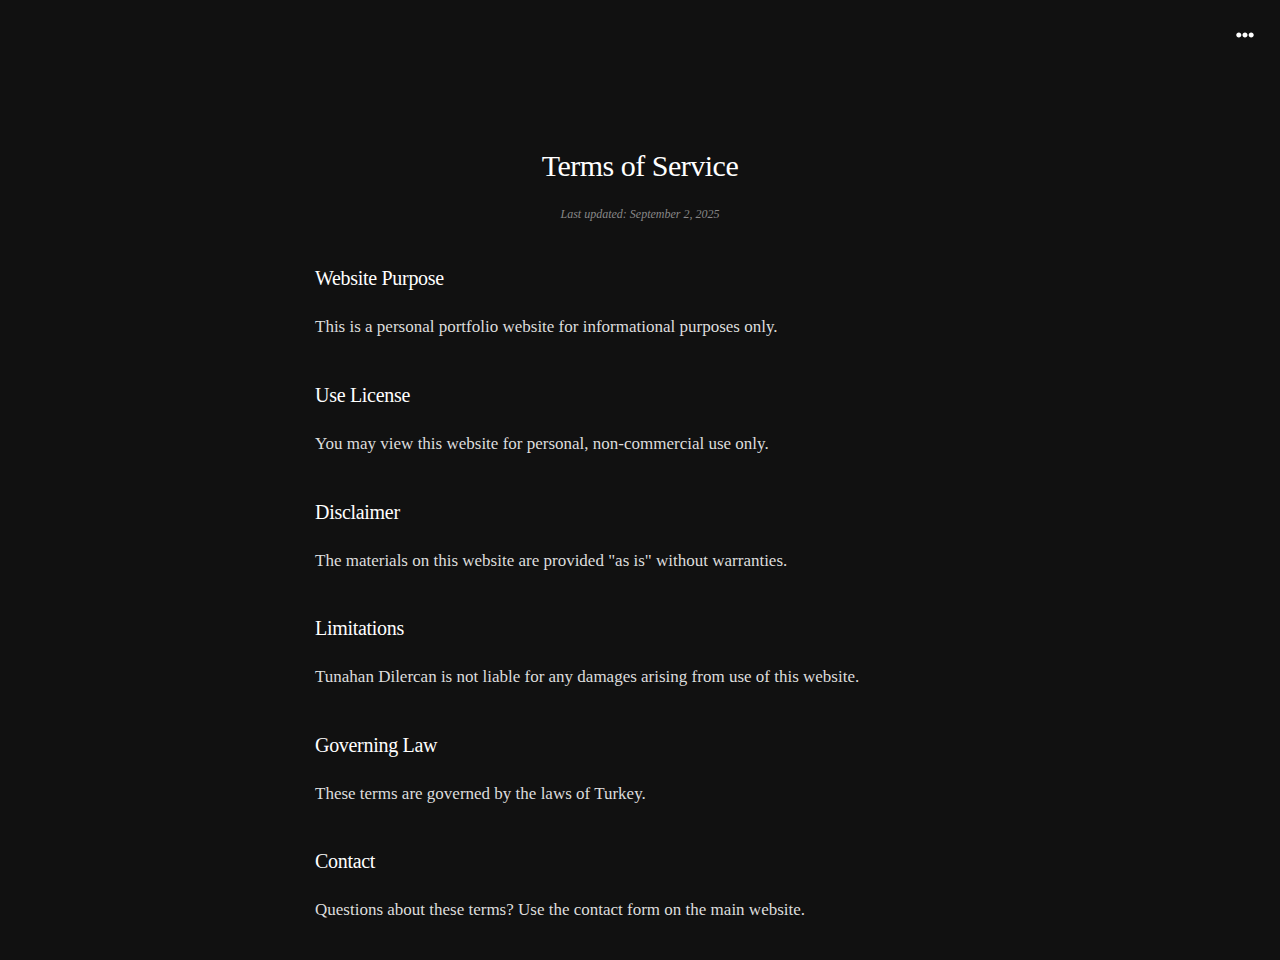
<file: terms-of-service.html>
<!DOCTYPE html>
<html class="no-js" lang="en">
<head>
    <meta charset="utf-8">
    <title>Terms of Service - Tunahan Dilercan</title>
    <meta name="viewport" content="width=device-width, initial-scale=1">
    <link rel="stylesheet" href="css/styles.css">
    <link rel="stylesheet" href="css/security.css">
    <script defer src="js/vendor/fontawesome/all.min.js"></script>
</head>

<body class="legal-page">

    <!-- Legal Menu (Discrete) -->
    <div class="legal-menu">
        <div class="legal-menu__toggle" onclick="
            var dropdown = document.getElementById('legalDropdown');
            if (dropdown.classList.contains('show')) {
                dropdown.classList.remove('show');
            } else {
                dropdown.classList.add('show');
            }
        ">
            <i class="fas fa-ellipsis-h"></i>
        </div>
        <div class="legal-menu__dropdown" id="legalDropdown">
            <a href="index.html">← Home</a>
            <a href="contact-us">Contact Us</a>
            <a href="privacy-policy">Privacy Policy</a>
            <a href="terms-of-service">Terms of Service</a>
            <a href="cookie-policy">Cookie Policy</a>
        </div>
    </div>

    <!-- main content -->
    <main class="s-content">
        <section class="s-legal">
            <div class="row">
                <div class="column large-12">
                    <div class="legal-content">
                        <div class="legal-header">
                            <h1>Terms of Service</h1>
                            <p class="legal-date">Last updated: September 2, 2025</p>
                        </div>

                        <div class="legal-body">
                            <h2>Website Purpose</h2>
                            <p>This is a personal portfolio website for informational purposes only.</p>

                            <h2>Use License</h2>
                            <p>You may view this website for personal, non-commercial use only.</p>

                            <h2>Disclaimer</h2>
                            <p>The materials on this website are provided "as is" without warranties.</p>

                            <h2>Limitations</h2>
                            <p>Tunahan Dilercan is not liable for any damages arising from use of this website.</p>

                            <h2>Governing Law</h2>
                            <p>These terms are governed by the laws of Turkey.</p>

                            <h2>Contact</h2>
                            <p>Questions about these terms? Use the contact form on the main website.</p>
                        </div>
                    </div>
                </div>
            </div>
        </section>
    </main>

    <script src="js/main.js"></script>
    <script src="js/security.js"></script>

    <!-- Cloudflare Web Analytics -->
    <script defer src='https://static.cloudflareinsights.com/beacon.min.js' data-cf-beacon='{"token": "527b28393da340e790cefb1ee0e6f583"}'></script>
    <!-- End Cloudflare Web Analytics -->

</body>
</html>
</file>
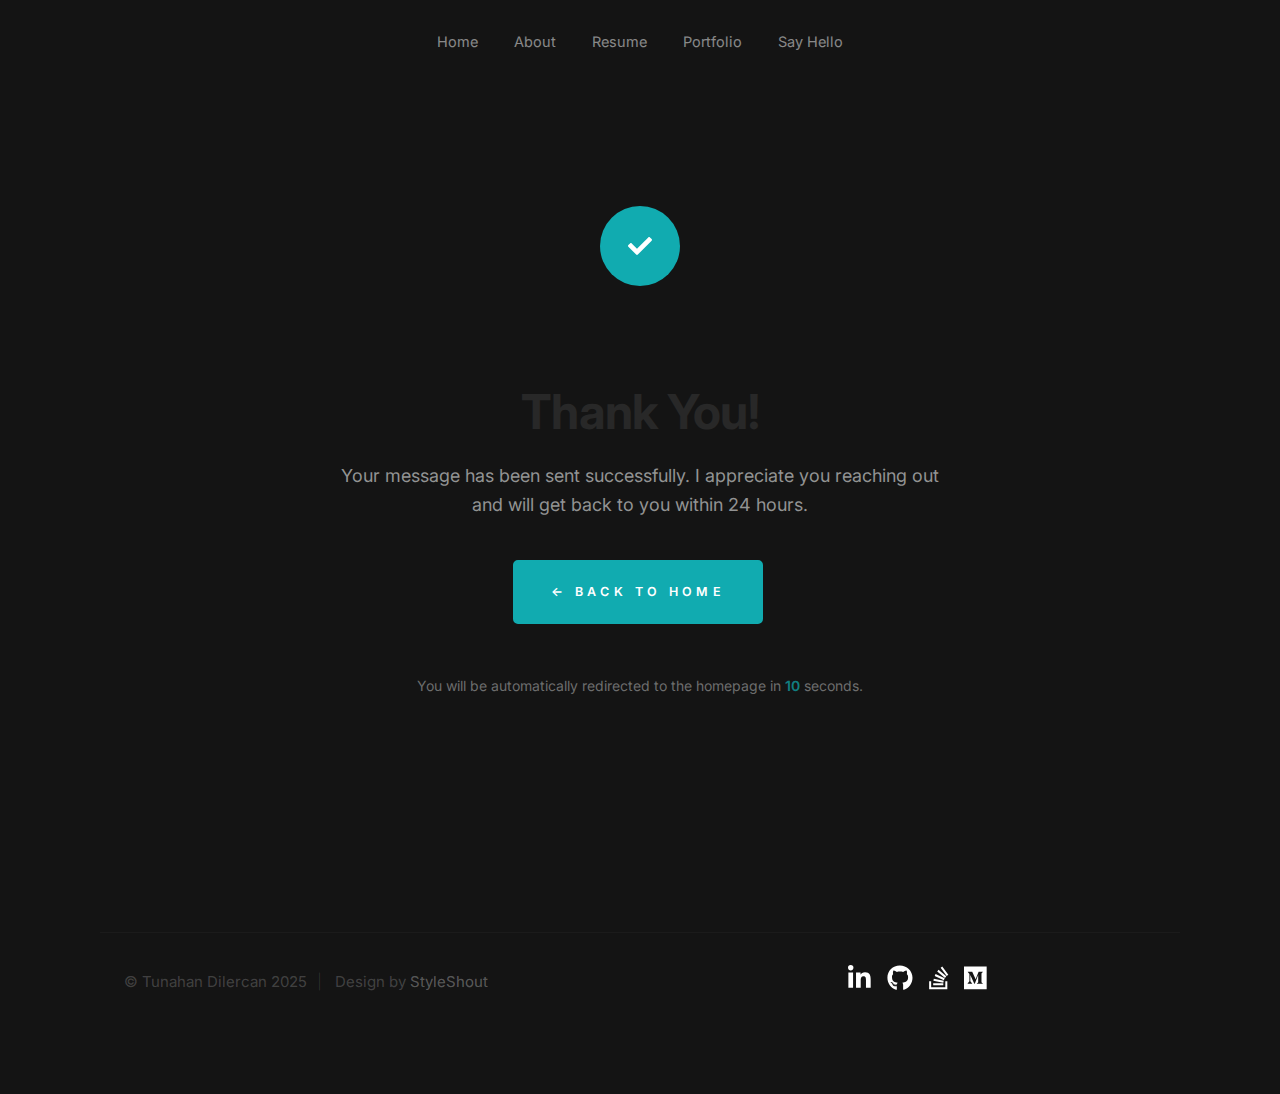
<file: thank-you.html>
<!DOCTYPE html>
<html class="no-js" lang="en">
<head>
    <meta charset="utf-8">
    <title>Thank You - Tunahan Dilercan</title>
    <meta name="description" content="Thank you for your message">
    <meta name="author" content="Tunahan Dilercan">
    <meta name="viewport" content="width=device-width, initial-scale=1">
    
    <!-- CSS -->
    <link rel="stylesheet" href="css/styles.css">
    <link rel="stylesheet" href="css/vendor.css">
    <link rel="stylesheet" href="css/security.css">
    
    <!-- Script -->
    <script defer src="js/vendor/fontawesome/all.min.js"></script>
    <script defer src="js/security.js"></script>
    
    <!-- Favicons -->
    <link rel="icon" type="image/png" href="images/favicon/favicon-96x96.png" sizes="96x96" />
    <link rel="icon" type="image/svg+xml" href="images/favicon/favicon.svg" />
    <link rel="shortcut icon" href="images/favicon/favicon.ico" />
    <link rel="apple-touch-icon" sizes="180x180" href="images/favicon/apple-touch-icon.png" />
    
    <style>
        .thank-you-section {
            padding: 12rem 0 8rem;
            background-color: var(--color-bg);
            min-height: 100vh;
            display: flex;
            align-items: center;
        }
        
        .thank-you-content {
            text-align: center;
        }
        
        .thank-you-icon {
            width: 80px;
            height: 80px;
            background: var(--color-1);
            border-radius: 50%;
            display: flex;
            align-items: center;
            justify-content: center;
            margin: 0 auto 3rem;
            font-size: 2.4rem;
            color: white;
        }
        
        .thank-you-title {
            font-size: 4.8rem;
            font-weight: 700;
            color: var(--color-text);
            margin-bottom: 2rem;
            font-family: var(--font-1);
        }
        
        .thank-you-message {
            font-size: 1.8rem;
            line-height: 1.6;
            color: var(--color-text-light);
            margin-bottom: 4rem;
            max-width: 60rem;
            margin-left: auto;
            margin-right: auto;
        }
        
        .thank-you-buttons {
            display: flex;
            gap: 2rem;
            justify-content: center;
            flex-wrap: wrap;
            margin-bottom: 3rem;
        }
        
        .auto-redirect {
            font-size: 1.4rem;
            color: var(--color-text-light);
            opacity: 0.7;
        }
        
        .countdown {
            color: var(--color-1);
            font-weight: 600;
        }
        
        @media (max-width: 768px) {
            .thank-you-section {
                padding: 8rem 0 6rem;
            }
            
            .thank-you-title {
                font-size: 3.6rem;
            }
            
            .thank-you-message {
                font-size: 1.6rem;
            }
            
            .thank-you-buttons {
                flex-direction: column;
                align-items: center;
            }
            
            .btn {
                width: 100%;
                max-width: 300px;
            }
        }
    </style>
</head>

<body id="top" class="ss-preload">

    <!-- preloader -->
    <div id="preloader">
        <div id="loader"></div>
    </div>

    <!-- header -->
    <header class="s-header">
        <div class="row s-header__nav-wrap">
            <nav class="s-header__nav">
                <ul>
                    <li><a class="smoothscroll" href="index.html#hero">Home</a></li>
                    <li><a class="smoothscroll" href="index.html#about">About</a></li>
                    <li><a class="smoothscroll" href="index.html#resume">Resume</a></li>
                    <li><a class="smoothscroll" href="index.html#portfolio">Portfolio</a></li>
                    <li><a class="smoothscroll" href="index.html#contact">Say Hello</a></li>
                </ul>
            </nav>
        </div>
        
        <a class="s-header__menu-toggle" href="#0" title="Menu">
            <span class="s-header__menu-icon"></span>
        </a>
    </header>

    <!-- thank you section -->
    <section class="thank-you-section target-section">
        <div class="row">
            <div class="column large-12">
                <div class="thank-you-content">
                    <div class="thank-you-icon">
                        <i class="fas fa-check"></i>
                    </div>
                    <h1 class="thank-you-title">Thank You!</h1>
                    <p class="thank-you-message">
                        Your message has been sent successfully. I appreciate you reaching out and will get back to you within 24 hours.
                    </p>
                    <div class="thank-you-buttons">
                        <a href="index.html" class="btn btn--primary">← Back to Home</a>
                    </div>
                    <p class="auto-redirect">
                        You will be automatically redirected to the homepage in <span id="countdown" class="countdown">10</span> seconds.
                    </p>
                </div>
            </div>
        </div>
    </section>

    <!-- footer -->
    <footer class="s-footer">
        <div class="row">
            <div class="column large-4 medium-6 w-1000-stack s-footer__social-block">
                <ul class="s-footer__social">
                    <li><a href="https://www.linkedin.com/in/tunahand/" target="_blank"><i class="fab fa-linkedin-in" aria-hidden="true"></i></a></li>
                    <li><a href="https://github.com/TunahanDilercan" target="_blank"><i class="fab fa-github" aria-hidden="true"></i></a></li>
                    <li><a href="https://stackoverflow.com/users/15236391/tunahan-dilercan" target="_blank"><i class="fab fa-stack-overflow" aria-hidden="true"></i></a></li>
                    <li><a href="https://medium.com/@ahmettunahandilercan" target="_blank"><i class="fab fa-medium" aria-hidden="true"></i></a></li>
                </ul>
            </div>

            <div class="column large-7 medium-6 w-1000-stack ss-copyright">
                <span>© Tunahan Dilercan 2025</span> 
                <span>Design by <a href="https://www.styleshout.com/">StyleShout</a></span>
            </div>
        </div>

        <div class="ss-go-top">
            <a class="smoothscroll" title="Back to Top" href="#top">
                <svg xmlns="http://www.w3.org/2000/svg" viewBox="0 0 24 24"><path d="M6 4h12v2H6zm5 10v6h2v-6h5l-6-6-6 6z"/></svg>
             </a>
        </div>
    </footer>

    <!-- JavaScript -->
    <script src="https://code.jquery.com/jquery-3.6.0.min.js"></script>
    <script src="js/plugins.js"></script>
    <script src="js/main.js"></script>
    
    <script>
        // Auto redirect countdown
        let seconds = 10;
        const countdownElement = document.getElementById('countdown');
        
        const countdown = setInterval(() => {
            seconds--;
            countdownElement.textContent = seconds;
            
            if (seconds <= 0) {
                clearInterval(countdown);
                window.location.href = 'index.html';
            }
        }, 1000);
        
        // Smooth entrance animation
        document.addEventListener('DOMContentLoaded', function() {
            const content = document.querySelector('.thank-you-content');
            content.style.opacity = '0';
            content.style.transform = 'translateY(30px)';
            
            setTimeout(() => {
                content.style.transition = 'all 0.8s ease';
                content.style.opacity = '1';
                content.style.transform = 'translateY(0)';
            }, 300);
        });
    </script>

    <!-- Cloudflare Web Analytics -->
    <script defer src='https://static.cloudflareinsights.com/beacon.min.js' data-cf-beacon='{"token": "527b28393da340e790cefb1ee0e6f583"}'></script>
    <!-- End Cloudflare Web Analytics -->

</body>
</html>
</file>
<file: css/styles.css>
/* Google Fonts import - must be at the top */
@import url("https://fonts.googleapis.com/css2?family=IBM+Plex+Serif:ital,wght@0,300;0,400;0,500;0,600;0,700;1,200;1,300;1,400;1,500;1,600&family=Inter:wght@300;400;500;600;700&family=Fira+Code:wght@300;400;500;600;700&display=swap");

.folio-title .project-links img.openai-icon {
    width: 1.25em;
    height: 1.25em;
    vertical-align: middle;
    display: inline-block;
    margin-right: 8px;
    transition: transform 0.2s, filter 0.2s;
    filter: invert(54%) sepia(98%) saturate(747%) hue-rotate(120deg) brightness(92%) contrast(101%);
    /* matches --color-1 (turkuaz) */
}

.folio-title .project-links a:hover img.openai-icon {
    transform: scale(1.05);
    filter: invert(54%) sepia(98%) saturate(747%) hue-rotate(120deg) brightness(120%) contrast(101%);
}
/* =================================================================== 
 * Ceevee Main Stylesheet
 * Template Ver. 2.0.0
 * 01-03-2021
 * ------------------------------------------------------------------
 *
 * TOC:
 * # settings and variables
 *      ## fonts
 *      ## colors
 *      ## vertical spacing and typescale
 *      ## grid variables
 * # normalize
 * # basic/base setup styles
 *      ## media
 *      ## typography resets
 *      ## links
 *      ## inputs
 * # Grid v3.0.0
 *      ## medium screen devices
 *      ## tablets
 *      ## mobile devices
 *      ## small mobile devices <= 400px
 * # block grids
 *      ## block grids - medium screen devices
 *      ## block grids - tablets
 *      ## block grids - mobile devices
 *      ## block grids - small mobile devices <= 400px
 * # MISC 
 * # custom grid, block grid STACK breakpoints
 * # base style overrides 
 *      ## links
 * # typography & general theme styles
 *      ## Lists
 *      ## responsive video container
 *      ## floated image
 *      ## tables
 *      ## spacing
 * # preloader
 *      ## page loaded
 * # forms 
 *      ## Style Placeholder Text
 * # buttons 
 * # additional components
 *      ## skillbars
 *      ## alert box
 *      ## pagination 
 * # common and reusable styles
 *      ## animation stuff 
 *      ## MailtoUI style overrides
 * # site header
 *      ## header nav
 *      ## mobile menu toggle 
 * # hero
 *      ## hero content
 *      ## hero social
 *      ## hero scrolldown
 *      ## animate intro content
 * # resume 
 *      ## resume block
 * # portfolio
 *      ## portfolio list
 *      ## modal popup
 * # CTA
 * # testimonials
 *      ## swiper style overrides
 *      ## testimonial slider 
 * # contact
 *      ## contact block
 * # footer
 *      ## footer social
 *      ## copyright
 *      ## go top
 *
 * ------------------------------------------------------------------ */


/* ===================================================================
 * # settings and variables
 *
 * ------------------------------------------------------------------- */

/* ------------------------------------------------------------------- 
 * ## fonts
 * - --------------------------------------------------------- */
:root {
    --font-1: "Inter", sans-serif;
    --font-2: "IBM Plex Serif", serif;
    /* monospace
     */
    --font-mono: Consolas, "Andale Mono", Courier, "Courier New", monospace;
}

/* ------------------------------------------------------------------- 
 * ## colors
 * ------------------------------------------------------------------- */
:root {
    /* color-1(#11ABB0)
     * color-2(#F06000)
     */
    --color-1: hsla(182, 82%, 38%, 1);
    --color-2: hsla(24, 100%, 47%, 1);

    /* theme color variations
     */
    --color-1-lighter: hsla(182, 82%, 58%, 1);
    --color-1-light  : hsla(182, 82%, 48%, 1);
    --color-1-dark   : hsla(182, 82%, 28%, 1);
    --color-1-darker : hsla(182, 82%, 18%, 1);
    --color-2-lighter: hsla(24, 100%, 67%, 1);
    --color-2-light  : hsla(24, 100%, 57%, 1);
    --color-2-dark   : hsla(24, 100%, 37%, 1);
    --color-2-darker : hsla(24, 100%, 27%, 1);

    /* feedback colors
     * color-error(#ffd1d2), color-success(#c8e675), 
     * color-info(#d7ecfb), color-notice(#fff099)
     */
    --color-error          : hsla(359, 100%, 91%, 1);
    --color-success        : hsla(76, 69%, 68%, 1);
    --color-info           : hsla(205, 82%, 91%, 1);
    --color-notice         : hsla(51, 100%, 80%, 1);
    --color-error-content  : hsla(359, 50%, 50%, 1);
    --color-success-content: hsla(76, 29%, 28%, 1);
    --color-info-content   : hsla(205, 32%, 31%, 1);
    --color-notice-content : hsla(51, 30%, 30%, 1);

    /* shades 
     * generated using 
     * Tint & Shade Generator 
     * (https://maketintsandshades.com/)
     */
    --color-black  : #000000;
    --color-gray-19: #0a0a0a;
    --color-gray-18: #141414;
    --color-gray-17: #1e1e1e;
    --color-gray-16: #282828;
    --color-gray-15: #323333;
    --color-gray-14: #3b3d3d;
    --color-gray-13: #454747;
    --color-gray-12: #4f5151;
    --color-gray-11: #595b5b;
    --color-gray-10: #636565;
    --color-gray-9 : #737474;
    --color-gray-8 : #828484;
    --color-gray-7 : #929393;
    --color-gray-6 : #a1a3a3;
    --color-gray-5 : #b1b2b2;
    --color-gray-4 : #c1c1c1;
    --color-gray-3 : #d0d1d1;
    --color-gray-2 : #e0e0e0;
    --color-gray-1 : #eff0f0;
    --color-white  : #ffffff;

    /* text
     */
    --color-text       : var(--color-gray-16);
    --color-text-dark  : var(--color-black);
    --color-text-light : var(--color-gray-7);
    --color-placeholder: var(--color-gray-7);

    /* buttons
     */
    --color-btn                   : var(--color-gray-3);
    --color-btn-text              : var(--color-black);
    --color-btn-hover             : var(--color-black);
    --color-btn-hover-text        : var(--color-white);
    --color-btn-primary           : var(--color-1);
    --color-btn-primary-text      : var(--color-white);
    --color-btn-primary-hover     : var(--color-2);
    --color-btn-primary-hover-text: var(--color-white);
    --color-btn-stroke            : var(--color-black);
    --color-btn-stroke-text       : var(--color-black);
    --color-btn-stroke-hover      : var(--color-black);
    --color-btn-stroke-hover-text : var(--color-white);

    /* others
     */
    --color-bg     : var(--color-gray-18);
    --color-border : var(--color-gray-2);
    --border-radius: 5px;
}

/* ------------------------------------------------------------------- 
 * ## vertical spacing and typescale
 * ------------------------------------------------------------------- */
:root {

    /* spacing
     * base font size: 18px 
     * vertical space unit : 32px
     */
    --base-size: 62.5%;
    --base-font-size: 1.8rem;
    --space: 3.2rem;

    /* vertical spacing 
     */
    --vspace-0_125: calc(0.125 * var(--space));
    --vspace-0_25 : calc(0.25 * var(--space));
    --vspace-0_5  : calc(0.5 * var(--space));
    --vspace-0_75 : calc(0.75 * var(--space));
    --vspace-0_875: calc(0.875 * var(--space));
    --vspace-1    : calc(var(--space));
    --vspace-1_25 : calc(1.25 * var(--space));
    --vspace-1_5  : calc(1.5 * var(--space));
    --vspace-1_75 : calc(1.75 * var(--space));
    --vspace-2    : calc(2 * var(--space));
    --vspace-2_5  : calc(2.5 * var(--space));
    --vspace-3    : calc(3 * var(--space));
    --vspace-3_5  : calc(3.5 * var(--space));
    --vspace-4    : calc(4 * var(--space));
    --vspace-4_5  : calc(4.5 * var(--space));
    --vspace-5    : calc(5 * var(--space));

    /* type scale
     * ratio 1:2 | base: 18px
     * -------------------------------------------------------
     *
     * --text-display-3 = (77.40px)
     * --text-display-2 = (64.50px)
     * --text-display-1 = (53.75px)
     * --text-xxxl      = (44.79px)
     * --text-xxl       = (37.32px)
     * --text-xl        = (31.10px)
     * --text-lg        = (25.92px)
     * --text-md        = (21.60px)
     * --text-size      = (18.00px) BASE
     * --text-sm        = (15.00px)
     * --text-xs        = (12.50px)
     *
     * -------------------------------------------------------
     */
    --text-scale-ratio: 1.2;
    --text-size       : var(--base-font-size);
    --text-xs         : calc((var(--text-size) / var(--text-scale-ratio)) / var(--text-scale-ratio));
    --text-sm         : calc(var(--text-xs) * var(--text-scale-ratio));
    --text-md         : calc(var(--text-sm) * var(--text-scale-ratio) * var(--text-scale-ratio));
    --text-lg         : calc(var(--text-md) * var(--text-scale-ratio));
    --text-xl         : calc(var(--text-lg) * var(--text-scale-ratio));
    --text-xxl        : calc(var(--text-xl) * var(--text-scale-ratio));
    --text-xxxl       : calc(var(--text-xxl) * var(--text-scale-ratio));
    --text-display-1  : calc(var(--text-xxxl) * var(--text-scale-ratio));
    --text-display-2  : calc(var(--text-display-1) * var(--text-scale-ratio));
    --text-display-3  : calc(var(--text-display-2) * var(--text-scale-ratio));

    /* default button height
     */
    --vspace-btn: var(--vspace-2);
}

/* on mobile devices below 600px
 */
@media screen and (max-width: 600px) {
    :root {
        --base-font-size: 1.6rem;
        --space: 2.8rem;
    }
}

/* ------------------------------------------------------------------- 
 * ## grid variables
 * ------------------------------------------------------------------- */
:root {

    /* widths for rows and containers
     */
    --width-full    : 100%;
    --width-max     : 1080px;
    --width-wide    : 1400px;
    --width-wider   : 1600px;
    --width-widest  : 1800px;
    --width-narrow  : 800px;
    --width-narrower: 600px;
    --width-grid-max: var(--width-max);

    /* gutters
     */
    --gutter-lg : 2.4rem;
    --gutter-md : 2rem;
    --gutter-mob: 1rem;
}


/* ==========================================================================
 * # normalize
 * normalize.css v8.0.1 | MIT License |
 * github.com/necolas/normalize.css
 *
 * -------------------------------------------------------------------------- */

/* ------------------------------------------------------------------- 
 * ## document
 * ------------------------------------------------------------------- */

/* 1. Correct the line height in all browsers.
 * 2. Prevent adjustments of font size after orientation changes in iOS.*/

html {
    line-height: 1.15;
    /* 1 */
    -webkit-text-size-adjust: 100%;
    /* 2 */
}

/* ------------------------------------------------------------------- 
 * ## sections
 * ------------------------------------------------------------------- */

/* Remove the margin in all browsers. */

body {
    margin: 0;
}

/* Render the `main` element consistently in IE. */

main {
    display: block;
}

/* Correct the font size and margin on `h1` elements within `section` and
 * `article` contexts in Chrome, Firefox, and Safari. */

h1 {
    font-size: 2em;
    margin: 0.67em 0;
}

/* ------------------------------------------------------------------- 
 * ## grouping
 * ------------------------------------------------------------------- */

/* 1. Add the correct box sizing in Firefox.
 * 2. Show the overflow in Edge and IE. */

hr {
    -webkit-box-sizing: content-box;
    box-sizing: content-box;
    /* 1 */
    height: 0;
    /* 1 */
    overflow: visible;
    /* 2 */
}

/* 1. Correct the inheritance and scaling of font size in all browsers.
 * 2. Correct the odd `em` font sizing in all browsers. */

pre {
    font-family: monospace, monospace;
    /* 1 */
    font-size: 1em;
    /* 2 */
}

/* ------------------------------------------------------------------- 
 * ## text-level semantics
 * ------------------------------------------------------------------- */

/* Remove the gray background on active links in IE 10. */

a {
    background-color: transparent;
}

/* 1. Remove the bottom border in Chrome 57-
 * 2. Add the correct text decoration in Chrome, Edge, IE, Opera, and Safari. */

abbr[title] {
    border-bottom: none;
    /* 1 */
    text-decoration: underline;
    /* 2 */
    -webkit-text-decoration: underline dotted;
    text-decoration: underline dotted;
    /* 2 */
}

/* Add the correct font weight in Chrome, Edge, and Safari. */

b, strong {
    font-weight: bolder;
}

/* 1. Correct the inheritance and scaling of font size in all browsers.
 * 2. Correct the odd `em` font sizing in all browsers. */

code, kbd, samp {
    font-family: monospace, monospace;
    /* 1 */
    font-size: 1em;
    /* 2 */
}

/* Add the correct font size in all browsers. */

small {
    font-size: 80%;
}

/* Prevent `sub` and `sup` elements from affecting the line height in
 * all browsers. */

sub, sup {
    font-size: 75%;
    line-height: 0;
    position: relative;
    vertical-align: baseline;
}

sub {
    bottom: -0.25em;
}

sup {
    top: -0.5em;
}

/* ------------------------------------------------------------------- 
 * ## embedded content
 * ------------------------------------------------------------------- */

/* Remove the border on images inside links in IE 10. */

img {
    border-style: none;
}

/* ------------------------------------------------------------------- 
 * ## forms
 * ------------------------------------------------------------------- */

/* 1. Change the font styles in all browsers.
 * 2. Remove the margin in Firefox and Safari. */

button, input, optgroup, select, textarea {
    font-family: inherit;
    /* 1 */
    font-size: 100%;
    /* 1 */
    line-height: 1.15;
    /* 1 */
    margin: 0;
    /* 2 */
}

/* Show the overflow in IE.
 * 1. Show the overflow in Edge. */

button, input {
    /* 1 */
    overflow: visible;
}

/* Remove the inheritance of text transform in Edge, Firefox, and IE.
 * 1. Remove the inheritance of text transform in Firefox. */

button, select {
    /* 1 */
    text-transform: none;
}

/* Correct the inability to style clickable types in iOS and Safari. */

button, [type="button"], [type="reset"], [type="submit"] {
    -webkit-appearance: button;
    appearance: button;
}

/* Remove the inner border and padding in Firefox. */

button::-moz-focus-inner, [type="button"]::-moz-focus-inner, [type="reset"]::-moz-focus-inner, [type="submit"]::-moz-focus-inner {
    border-style: none;
    padding: 0;
}

/* Restore the focus styles unset by the previous rule. */

button:-moz-focusring, [type="button"]:-moz-focusring, [type="reset"]:-moz-focusring, [type="submit"]:-moz-focusring {
    outline: 1px dotted ButtonText;
}

/* Correct the padding in Firefox. */

fieldset {
    padding: 0.35em 0.75em 0.625em;
}

/* 1. Correct the text wrapping in Edge and IE.
 * 2. Correct the color inheritance from `fieldset` elements in IE.
 * 3. Remove the padding so developers are not caught out when they zero out
 *    `fieldset` elements in all browsers. */

legend {
    -webkit-box-sizing: border-box;
    box-sizing: border-box;
    /* 1 */
    color: inherit;
    /* 2 */
    display: table;
    /* 1 */
    max-width: 100%;
    /* 1 */
    padding: 0;
    /* 3 */
    white-space: normal;
    /* 1 */
}

/* Add the correct vertical alignment in Chrome, Firefox, and Opera. */

progress {
    vertical-align: baseline;
}

/* Remove the default vertical scrollbar in IE 10+. */

textarea {
    overflow: auto;
}

/* 1. Add the correct box sizing in IE 10.
 * 2. Remove the padding in IE 10. */

[type="checkbox"], [type="radio"] {
    -webkit-box-sizing: border-box;
    box-sizing: border-box;
    /* 1 */
    padding: 0;
    /* 2 */
}

/* Correct the cursor style of increment and decrement buttons in Chrome. */

[type="number"]::-webkit-inner-spin-button, [type="number"]::-webkit-outer-spin-button {
    height: auto;
}

/* 1. Correct the odd appearance in Chrome and Safari.
 * 2. Correct the outline style in Safari. */

[type="search"] {
    -webkit-appearance: textfield;
    appearance: textfield;
    /* 1 */
    outline-offset: -2px;
    /* 2 */
}

/* Remove the inner padding in Chrome and Safari on macOS. */

[type="search"]::-webkit-search-decoration {
    -webkit-appearance: none;
}

/* 1. Correct the inability to style clickable types in iOS and Safari.
 * 2. Change font properties to `inherit` in Safari. */

::-webkit-file-upload-button {
    -webkit-appearance: button;
    /* 1 */
    font: inherit;
    /* 2 */
}

/* ------------------------------------------------------------------- 
 * ## interactive
 * ------------------------------------------------------------------- */

/* Add the correct display in Edge, IE 10+, and Firefox. */

details {
    display: block;
}

/* Add the correct display in all browsers. */

summary {
    display: list-item;
}

/* ------------------------------------------------------------------- 
 * ## misc
 * ------------------------------------------------------------------- */

/* Add the correct display in IE 10+. */

template {
    display: none;
}

/* Add the correct display in IE 10. */

[hidden] {
    display: none;
}


/* ===================================================================
 * # basic/base setup styles
 *
 * ------------------------------------------------------------------- */
html {
    font-size: 62.5%;
    -webkit-box-sizing: border-box;
    box-sizing: border-box;
}

*, *::before, *::after {
    -webkit-box-sizing: inherit;
    box-sizing: inherit;
}

body {
    font-weight: normal;
    line-height: 1;
    word-wrap: break-word;
    -moz-font-smoothing: grayscale;
    -moz-osx-font-smoothing: grayscale;
    -webkit-font-smoothing: antialiased;
    -webkit-overflow-scrolling: touch;
    -webkit-text-size-adjust: none;
}

/* ------------------------------------------------------------------- 
 * ## media
 * ------------------------------------------------------------------- */
svg, img, video embed, iframe, object {
    max-width: 100%;
    height: auto;
}

/* ------------------------------------------------------------------- 
 * ## typography resets
 * ------------------------------------------------------------------- */
div, dl, dt, dd, ul, ol, li, h1, h2, h3, h4, h5, h6, pre, form, p, blockquote, th, td {
    margin: 0;
    padding: 0;
}

p {
    font-size: inherit;
    text-rendering: optimizeLegibility;
}

em, i {
    font-style: italic;
    line-height: inherit;
}

strong, b {
    font-weight: bold;
    line-height: inherit;
}

small {
    font-size: 60%;
    line-height: inherit;
}

ol, ul {
    list-style: none;
}

li {
    display: block;
}

/* ------------------------------------------------------------------- 
 * ## links
 * ------------------------------------------------------------------- */
a {
    text-decoration: none;
    line-height: inherit;
}

a img {
    border: none;
}

/* ------------------------------------------------------------------- 
 * ## inputs
 * ------------------------------------------------------------------- */
fieldset {
    margin: 0;
    padding: 0;
}

input[type="email"], 
input[type="number"], 
input[type="search"], 
input[type="text"], 
input[type="tel"], 
input[type="url"], 
input[type="password"], textarea {
    -webkit-appearance: none;
    -moz-appearance: none;
    appearance: none;
}


/* ===================================================================
 * # Grid v3.0.0
 *
 *   -----------------------------------------------------------------
 * - Grid breakpoints are based on MAXIMUM WIDTH media queries, 
 *   meaning they apply to that one breakpoint and ALL THOSE BELOW IT.
 * - Grid columns without a specified width will automatically layout 
 *   as equal width columns.
 * ------------------------------------------------------------------- */

/* rows
 * ------------------------------------- */
.row {
    width: 92%;
    max-width: var(--width-grid-max);
    margin: 0 auto;
    display: -ms-flexbox;
    display: -webkit-box;
    display: flex;
    -ms-flex-flow: row wrap;
    -webkit-box-orient: horizontal;
    -webkit-box-direction: normal;
    flex-flow: row wrap;
}

.row .row {
    width: auto;
    max-width: none;
    margin-left: calc(var(--gutter-lg) * -1);
    margin-right: calc(var(--gutter-lg) * -1);
}

/* columns
 * -------------------------------------- */
.column {
    -ms-flex: 1 1 0%;
    -webkit-box-flex: 1;
    flex: 1 1 0%;
    padding: 0 var(--gutter-lg);
}

.collapse>.column, .column.collapse {
    padding: 0;
}

/* flex row containers utility classes
 */
.row.row-wrap {
    -ms-flex-wrap: wrap;
    flex-wrap: wrap;
}

.row.row-nowrap {
    -ms-flex-wrap: none;
    flex-wrap: nowrap;
}

.row.row-y-top {
    -ms-flex-align: start;
    -webkit-box-align: start;
    align-items: flex-start;
}

.row.row-y-bottom {
    -ms-flex-align: end;
    -webkit-box-align: end;
    align-items: flex-end;
}

.row.row-y-center {
    -ms-flex-align: center;
    -webkit-box-align: center;
    align-items: center;
}

.row.row-stretch {
    -ms-flex-align: stretch;
    -webkit-box-align: stretch;
    align-items: stretch;
}

.row.row-baseline {
    -ms-flex-align: baseline;
    -webkit-box-align: baseline;
    align-items: baseline;
}

.row.row-x-left {
    -ms-flex-pack: start;
    -webkit-box-pack: start;
    justify-content: flex-start;
}

.row.row-x-right {
    -ms-flex-pack: end;
    -webkit-box-pack: end;
    justify-content: flex-end;
}

.row.row-x-center {
    -ms-flex-pack: center;
    -webkit-box-pack: center;
    justify-content: center;
}

/* flex item utility alignment classes
 */
.align-center {
    margin: auto;
    -webkit-align-self: center;
    -ms-flex-item-align: center;
    -ms-grid-row-align: center;
    align-self: center;
}

.align-left {
    margin-right: auto;
    -webkit-align-self: center;
    -ms-flex-item-align: center;
    -ms-grid-row-align: center;
    align-self: center;
}

.align-right {
    margin-left: auto;
    -webkit-align-self: center;
    -ms-flex-item-align: center;
    -ms-grid-row-align: center;
    align-self: center;
}

.align-x-center {
    margin-right: auto;
    margin-left: auto;
}

.align-x-left {
    margin-right: auto;
}

.align-x-right {
    margin-left: auto;
}

.align-y-center {
    -webkit-align-self: center;
    -ms-flex-item-align: center;
    -ms-grid-row-align: center;
    align-self: center;
}

.align-y-top {
    -webkit-align-self: flex-start;
    -ms-flex-item-align: start;
    align-self: flex-start;
}

.align-y-bottom {
    -webkit-align-self: flex-end;
    -ms-flex-item-align: end;
    align-self: flex-end;
}

/* large screen column widths 
 */
.large-1 {
    -ms-flex: 0 0 8.33333%;
    -webkit-box-flex: 0;
    flex: 0 0 8.33333%;
    max-width: 8.33333%;
}

.large-2 {
    -ms-flex: 0 0 16.66667%;
    -webkit-box-flex: 0;
    flex: 0 0 16.66667%;
    max-width: 16.66667%;
}

.large-3 {
    -ms-flex: 0 0 25%;
    -webkit-box-flex: 0;
    flex: 0 0 25%;
    max-width: 25%;
}

.large-4 {
    -ms-flex: 0 0 33.33333%;
    -webkit-box-flex: 0;
    flex: 0 0 33.33333%;
    max-width: 33.33333%;
}

.large-5 {
    -ms-flex: 0 0 41.66667%;
    -webkit-box-flex: 0;
    flex: 0 0 41.66667%;
    max-width: 41.66667%;
}

.large-6 {
    -ms-flex: 0 0 50%;
    -webkit-box-flex: 0;
    flex: 0 0 50%;
    max-width: 50%;
}

.large-7 {
    -ms-flex: 0 0 58.33333%;
    -webkit-box-flex: 0;
    flex: 0 0 58.33333%;
    max-width: 58.33333%;
}

.large-8 {
    -ms-flex: 0 0 66.66667%;
    -webkit-box-flex: 0;
    flex: 0 0 66.66667%;
    max-width: 66.66667%;
}

.large-9 {
    -ms-flex: 0 0 75%;
    -webkit-box-flex: 0;
    flex: 0 0 75%;
    max-width: 75%;
}

.large-10 {
    -ms-flex: 0 0 83.33333%;
    -webkit-box-flex: 0;
    flex: 0 0 83.33333%;
    max-width: 83.33333%;
}

.large-11 {
    -ms-flex: 0 0 91.66667%;
    -webkit-box-flex: 0;
    flex: 0 0 91.66667%;
    max-width: 91.66667%;
}

.large-12 {
    -ms-flex: 0 0 100%;
    -webkit-box-flex: 0;
    flex: 0 0 100%;
    max-width: 100%;
}

/* ------------------------------------------------------------------- 
 * ## medium screen devices
 * ------------------------------------------------------------------- */
@media screen and (max-width: 1200px) {
    .row .row {
        margin-left: calc(var(--gutter-md) * -1);
        margin-right: calc(var(--gutter-md) * -1);
    }
    .column {
        padding: 0 var(--gutter-md);
    }
    .medium-1 {
        -ms-flex: 0 0 8.33333%;
        -webkit-box-flex: 0;
        flex: 0 0 8.33333%;
        max-width: 8.33333%;
    }
    .medium-2 {
        -ms-flex: 0 0 16.66667%;
        -webkit-box-flex: 0;
        flex: 0 0 16.66667%;
        max-width: 16.66667%;
    }
    .medium-3 {
        -ms-flex: 0 0 25%;
        -webkit-box-flex: 0;
        flex: 0 0 25%;
        max-width: 25%;
    }
    .medium-4 {
        -ms-flex: 0 0 33.33333%;
        -webkit-box-flex: 0;
        flex: 0 0 33.33333%;
        max-width: 33.33333%;
    }
    .medium-5 {
        -ms-flex: 0 0 41.66667%;
        -webkit-box-flex: 0;
        flex: 0 0 41.66667%;
        max-width: 41.66667%;
    }
    .medium-6 {
        -ms-flex: 0 0 50%;
        -webkit-box-flex: 0;
        flex: 0 0 50%;
        max-width: 50%;
    }
    .medium-7 {
        -ms-flex: 0 0 58.33333%;
        -webkit-box-flex: 0;
        flex: 0 0 58.33333%;
        max-width: 58.33333%;
    }
    .medium-8 {
        -ms-flex: 0 0 66.66667%;
        -webkit-box-flex: 0;
        flex: 0 0 66.66667%;
        max-width: 66.66667%;
    }
    .medium-9 {
        -ms-flex: 0 0 75%;
        -webkit-box-flex: 0;
        flex: 0 0 75%;
        max-width: 75%;
    }
    .medium-10 {
        -ms-flex: 0 0 83.33333%;
        -webkit-box-flex: 0;
        flex: 0 0 83.33333%;
        max-width: 83.33333%;
    }
    .medium-11 {
        -ms-flex: 0 0 91.66667%;
        -webkit-box-flex: 0;
        flex: 0 0 91.66667%;
        max-width: 91.66667%;
    }
    .medium-12 {
        -ms-flex: 0 0 100%;
        -webkit-box-flex: 0;
        flex: 0 0 100%;
        max-width: 100%;
    }
}

/* ------------------------------------------------------------------- 
 * ## tablets
 * ------------------------------------------------------------------- */
@media screen and (max-width: 800px) {
    .row {
        width: 90%;
    }
    .tab-1 {
        -ms-flex: 0 0 8.33333%;
        -webkit-box-flex: 0;
        flex: 0 0 8.33333%;
        max-width: 8.33333%;
    }
    .tab-2 {
        -ms-flex: 0 0 16.66667%;
        -webkit-box-flex: 0;
        flex: 0 0 16.66667%;
        max-width: 16.66667%;
    }
    .tab-3 {
        -ms-flex: 0 0 25%;
        -webkit-box-flex: 0;
        flex: 0 0 25%;
        max-width: 25%;
    }
    .tab-4 {
        -ms-flex: 0 0 33.33333%;
        -webkit-box-flex: 0;
        flex: 0 0 33.33333%;
        max-width: 33.33333%;
    }
    .tab-5 {
        -ms-flex: 0 0 41.66667%;
        -webkit-box-flex: 0;
        flex: 0 0 41.66667%;
        max-width: 41.66667%;
    }
    .tab-6 {
        -ms-flex: 0 0 50%;
        -webkit-box-flex: 0;
        flex: 0 0 50%;
        max-width: 50%;
    }
    .tab-7 {
        -ms-flex: 0 0 58.33333%;
        -webkit-box-flex: 0;
        flex: 0 0 58.33333%;
        max-width: 58.33333%;
    }
    .tab-8 {
        -ms-flex: 0 0 66.66667%;
        -webkit-box-flex: 0;
        flex: 0 0 66.66667%;
        max-width: 66.66667%;
    }
    .tab-9 {
        -ms-flex: 0 0 75%;
        -webkit-box-flex: 0;
        flex: 0 0 75%;
        max-width: 75%;
    }
    .tab-10 {
        -ms-flex: 0 0 83.33333%;
        -webkit-box-flex: 0;
        flex: 0 0 83.33333%;
        max-width: 83.33333%;
    }
    .tab-11 {
        -ms-flex: 0 0 91.66667%;
        -webkit-box-flex: 0;
        flex: 0 0 91.66667%;
        max-width: 91.66667%;
    }
    .tab-12 {
        -ms-flex: 0 0 100%;
        -webkit-box-flex: 0;
        flex: 0 0 100%;
        max-width: 100%;
    }
    .hide-on-tablet {
        display: none;
    }
}

/* ------------------------------------------------------------------- 
 * ## mobile devices
 * ------------------------------------------------------------------- */
@media screen and (max-width: 600px) {
    .row {
        width: 100%;
        padding-left: 6vw;
        padding-right: 6vw;
    }
    .row .row {
        margin-left: calc(var(--gutter-mob) * -1);
        margin-right: calc(var(--gutter-mob) * -1);
        padding-left: 0;
        padding-right: 0;
    }
    .column {
        padding: 0 var(--gutter-mob);
    }
    .mob-1 {
        -ms-flex: 0 0 8.33333%;
        -webkit-box-flex: 0;
        flex: 0 0 8.33333%;
        max-width: 8.33333%;
    }
    .mob-2 {
        -ms-flex: 0 0 16.66667%;
        -webkit-box-flex: 0;
        flex: 0 0 16.66667%;
        max-width: 16.66667%;
    }
    .mob-3 {
        -ms-flex: 0 0 25%;
        -webkit-box-flex: 0;
        flex: 0 0 25%;
        max-width: 25%;
    }
    .mob-4 {
        -ms-flex: 0 0 33.33333%;
        -webkit-box-flex: 0;
        flex: 0 0 33.33333%;
        max-width: 33.33333%;
    }
    .mob-5 {
        -ms-flex: 0 0 41.66667%;
        -webkit-box-flex: 0;
        flex: 0 0 41.66667%;
        max-width: 41.66667%;
    }
    .mob-6 {
        -ms-flex: 0 0 50%;
        -webkit-box-flex: 0;
        flex: 0 0 50%;
        max-width: 50%;
    }
    .mob-7 {
        -ms-flex: 0 0 58.33333%;
        -webkit-box-flex: 0;
        flex: 0 0 58.33333%;
        max-width: 58.33333%;
    }
    .mob-8 {
        -ms-flex: 0 0 66.66667%;
        -webkit-box-flex: 0;
        flex: 0 0 66.66667%;
        max-width: 66.66667%;
    }
    .mob-9 {
        -ms-flex: 0 0 75%;
        -webkit-box-flex: 0;
        flex: 0 0 75%;
        max-width: 75%;
    }
    .mob-10 {
        -ms-flex: 0 0 83.33333%;
        -webkit-box-flex: 0;
        flex: 0 0 83.33333%;
        max-width: 83.33333%;
    }
    .mob-11 {
        -ms-flex: 0 0 91.66667%;
        -webkit-box-flex: 0;
        flex: 0 0 91.66667%;
        max-width: 91.66667%;
    }
    .mob-12 {
        -ms-flex: 0 0 100%;
        -webkit-box-flex: 0;
        flex: 0 0 100%;
        max-width: 100%;
    }
    .hide-on-mobile {
        display: none;
    }
}

/* ------------------------------------------------------------------- 
 * ## small mobile devices <= 400px
 * ------------------------------------------------------------------- */
@media screen and (max-width: 400px) {
    .row .row {
        margin-left: 0;
        margin-right: 0;
    }
    .column {
        -ms-flex: 0 0 100%;
        -webkit-box-flex: 0;
        flex: 0 0 100%;
        max-width: 100%;
        margin-left: 0;
        margin-right: 0;
        padding: 0;
    }
    .hide-on-mobile-small {
        display: none;
    }
}


/* ===================================================================
 * # block grids
 *
 * -------------------------------------------------------------------
 * Equally-sized columns define at parent/row level.
 * ------------------------------------------------------------------- */
.block-large-1-8>.column {
    -ms-flex: 0 0 12.5%;
    -webkit-box-flex: 0;
    flex: 0 0 12.5%;
    max-width: 12.5%;
}

.block-large-1-6>.column {
    -ms-flex: 0 0 16.66667%;
    -webkit-box-flex: 0;
    flex: 0 0 16.66667%;
    max-width: 16.66667%;
}

.block-large-1-5>.column {
    -ms-flex: 0 0 20%;
    -webkit-box-flex: 0;
    flex: 0 0 20%;
    max-width: 20%;
}

.block-large-1-4>.column {
    -ms-flex: 0 0 25%;
    -webkit-box-flex: 0;
    flex: 0 0 25%;
    max-width: 25%;
}

.block-large-1-3>.column {
    -ms-flex: 0 0 33.33333%;
    -webkit-box-flex: 0;
    flex: 0 0 33.33333%;
    max-width: 33.33333%;
}

.block-large-1-2>.column {
    -ms-flex: 0 0 50%;
    -webkit-box-flex: 0;
    flex: 0 0 50%;
    max-width: 50%;
}

.block-large-full>.column {
    -ms-flex: 0 0 100%;
    -webkit-box-flex: 0;
    flex: 0 0 100%;
    max-width: 100%;
}

/* ------------------------------------------------------------------- 
 * ## block grids - medium screen devices
 * ------------------------------------------------------------------- */
@media screen and (max-width: 1200px) {
    .block-medium-1-8>.column {
        -ms-flex: 0 0 12.5%;
        -webkit-box-flex: 0;
        flex: 0 0 12.5%;
        max-width: 12.5%;
    }
    .block-medium-1-6>.column {
        -ms-flex: 0 0 16.66667%;
        -webkit-box-flex: 0;
        flex: 0 0 16.66667%;
        max-width: 16.66667%;
    }
    .block-medium-1-5>.column {
        -ms-flex: 0 0 20%;
        -webkit-box-flex: 0;
        flex: 0 0 20%;
        max-width: 20%;
    }
    .block-medium-1-4>.column {
        -ms-flex: 0 0 25%;
        -webkit-box-flex: 0;
        flex: 0 0 25%;
        max-width: 25%;
    }
    .block-medium-1-3>.column {
        -ms-flex: 0 0 33.33333%;
        -webkit-box-flex: 0;
        flex: 0 0 33.33333%;
        max-width: 33.33333%;
    }
    .block-medium-1-2>.column {
        -ms-flex: 0 0 50%;
        -webkit-box-flex: 0;
        flex: 0 0 50%;
        max-width: 50%;
    }
    .block-medium-full>.column {
        -ms-flex: 0 0 100%;
        -webkit-box-flex: 0;
        flex: 0 0 100%;
        max-width: 100%;
    }
}

/* ------------------------------------------------------------------- 
 * ## block grids - tablets
 * ------------------------------------------------------------------- */
@media screen and (max-width: 800px) {
    .block-tab-1-8>.column {
        -ms-flex: 0 0 12.5%;
        -webkit-box-flex: 0;
        flex: 0 0 12.5%;
        max-width: 12.5%;
    }
    .block-tab-1-6>.column {
        -ms-flex: 0 0 16.66667%;
        -webkit-box-flex: 0;
        flex: 0 0 16.66667%;
        max-width: 16.66667%;
    }
    .block-tab-1-5>.column {
        -ms-flex: 0 0 20%;
        -webkit-box-flex: 0;
        flex: 0 0 20%;
        max-width: 20%;
    }
    .block-tab-1-4>.column {
        -ms-flex: 0 0 25%;
        -webkit-box-flex: 0;
        flex: 0 0 25%;
        max-width: 25%;
    }
    .block-tab-1-3>.column {
        -ms-flex: 0 0 33.33333%;
        -webkit-box-flex: 0;
        flex: 0 0 33.33333%;
        max-width: 33.33333%;
    }
    .block-tab-1-2>.column {
        -ms-flex: 0 0 50%;
        -webkit-box-flex: 0;
        flex: 0 0 50%;
        max-width: 50%;
    }
    .block-tab-full>.column {
        -ms-flex: 0 0 100%;
        -webkit-box-flex: 0;
        flex: 0 0 100%;
        max-width: 100%;
    }
}

/* ------------------------------------------------------------------- 
 * ## block grids - mobile devices
 * ------------------------------------------------------------------- */
@media screen and (max-width: 600px) {
    .block-mob-1-8>.column {
        -ms-flex: 0 0 12.5%;
        -webkit-box-flex: 0;
        flex: 0 0 12.5%;
        max-width: 12.5%;
    }
    .block-mob-1-6>.column {
        -ms-flex: 0 0 16.66667%;
        -webkit-box-flex: 0;
        flex: 0 0 16.66667%;
        max-width: 16.66667%;
    }
    .block-mob-1-5>.column {
        -ms-flex: 0 0 20%;
        -webkit-box-flex: 0;
        flex: 0 0 20%;
        max-width: 20%;
    }
    .block-mob-1-4>.column {
        -ms-flex: 0 0 25%;
        -webkit-box-flex: 0;
        flex: 0 0 25%;
        max-width: 25%;
    }
    .block-mob-1-3>.column {
        -ms-flex: 0 0 33.33333%;
        -webkit-box-flex: 0;
        flex: 0 0 33.33333%;
        max-width: 33.33333%;
    }
    .block-mob-1-2>.column {
        -ms-flex: 0 0 50%;
        -webkit-box-flex: 0;
        flex: 0 0 50%;
        max-width: 50%;
    }
    .block-mob-full>.column {
        -ms-flex: 0 0 100%;
        -webkit-box-flex: 0;
        flex: 0 0 100%;
        max-width: 100%;
    }
}

/* ------------------------------------------------------------------- 
 * ## block grids - small mobile devices <= 400px
 * ------------------------------------------------------------------- */
@media screen and (max-width: 400px) {
    .stack>.column {
        -ms-flex: 0 0 100%;
        -webkit-box-flex: 0;
        flex: 0 0 100%;
        max-width: 100%;
        margin-left: 0;
        margin-right: 0;
        padding: 0;
    }
}


/* ===================================================================
 * # MISC 
 *
 * ------------------------------------------------------------------- */
.h-group:after {
    content: "";
    display: table;
    clear: both;
}

/* misc helper classes
 */
.is-hidden {
    display: none;
}

.is-invisible {
    visibility: hidden;
}

.h-screen-reader-text {
    clip: rect(1px, 1px, 1px, 1px);
    -webkit-clip-path: inset(50%);
    clip-path: inset(50%);
    height: 1px;
    width: 1px;
    margin: -1px;
    overflow: hidden;
    padding: 0;
    border: 0;
    position: absolute;
}

.h-antialiased {
    -webkit-font-smoothing: antialiased;
    -moz-osx-font-smoothing: grayscale;
}

.h-overflow-hidden {
    overflow: hidden;
}

.h-remove-top {
    margin-top: 0;
}

.h-remove-bottom {
    margin-bottom: 0;
}

.h-add-half-bottom {
    margin-bottom: var(--vspace-0_5) !important;
}

.h-add-bottom {
    margin-bottom: var(--vspace-1) !important;
}

.h-no-border {
    border: none;
}

.h-full-width {
    width: 100%;
}

.h-text-center {
    text-align: center;
}

.h-text-left {
    text-align: left;
}

.h-text-right {
    text-align: right;
}

.h-pull-left {
    float: left;
}

.h-pull-right {
    float: right;
}


/* ===================================================================
 * # custom grid, block grid STACK breakpoints
 *
 * ------------------------------------------------------------------- */
@media screen and (max-width: 1000px) {
    .w-1000-stack, .block-1000-stack>.column {
        -ms-flex: 0 0 100%;
        -webkit-box-flex: 0;
        flex: 0 0 100%;
        max-width: 100%;
    }
}

@media screen and (max-width: 700px) {
    .w-700-stack, .block-700-stack>.column {
        -ms-flex: 0 0 100%;
        -webkit-box-flex: 0;
        flex: 0 0 100%;
        max-width: 100%;
    }
}

@media screen and (max-width: 500px) {
    .w-500-stack, .block-500-stack>.column {
        -ms-flex: 0 0 100%;
        -webkit-box-flex: 0;
        flex: 0 0 100%;
        max-width: 100%;
    }
}

/* ===================================================================
 * # base style overrides 
 *
 * ------------------------------------------------------------------- */
html {
    font-size: var(--base-size);
}

html, body {
    height: 100%;
}

body {
    background: var(--color-bg);
    font-family: var(--font-1);
    font-size: var(--text-size);
    font-style: normal;
    font-weight: normal;
    line-height: var(--vspace-1);
    color: var(--color-text);
    margin: 0;
    padding: 0;
}

/* ------------------------------------------------------------------- 
 * ## links
 * ------------------------------------------------------------------- */
a {
    color: var(--color-1);
    -webkit-transition: all 0.3s ease-in-out;
    transition: all 0.3s ease-in-out;
}

a:hover, a:focus, a:active {
    color: var(--color-2);
}

a:hover, a:active {
    outline: 0;
}


/* ===================================================================
 * # typography & general theme styles
 * 
 * ------------------------------------------------------------------- */

/* type scale - ratio 1:2 | base: 18px
 * -------------------------------------------------------------------
 * --text-display-3 = (77.40px)
 * --text-display-2 = (64.50px)
 * --text-display-1 = (53.75px)
 * --text-xxxl      = (44.79px)
 * --text-xxl       = (37.32px)
 * --text-xl        = (31.10px)
 * --text-lg        = (25.92px)
 * --text-md        = (21.60px)
 * --text-size      = (18.00px) BASE
 * --text-sm        = (15.00px)
 * --text-xs        = (12.50px)
 * -------------------------------------------------------------------- */
h1, h2, h3, h4, h5, h6, 
.h1, .h2, .h3, .h4, .h5, .h6 {
    font-family: var(--font-1);
    font-weight: 600;
    font-style: normal;
    color: var(--color-text-dark);
    -webkit-font-variant-ligatures: common-ligatures;
    font-variant-ligatures: common-ligatures;
    text-rendering: optimizeLegibility;
}

h1, .h1 {
    margin-top: var(--vspace-3);
    margin-bottom: var(--vspace-0_75);
}

h2, .h2, h3, .h3, h4, .h4 {
    margin-top: var(--vspace-2_5);
    margin-bottom: var(--vspace-0_5);
}

h5, .h5, h6, .h6 {
    margin-top: var(--vspace-1_5);
    margin-bottom: var(--vspace-0_5);
}

h1, .h1 {
    font-size: var(--text-display-1);
    line-height: calc(var(--vspace-1_75) + var(--vspace-0_125));
    letter-spacing: -.015em;
}

@media screen and (max-width: 600px) {
    h1, .h1 {
        font-size: var(--text-xxxl);
        line-height: var(--vspace-1_75);
    }
}

h2, .h2 {
    font-size: var(--text-xxl);
    line-height: calc(var(--vspace-1_25) + var(--vspace-0_125));
    letter-spacing: -.01em;
}

h3, .h3 {
    font-size: var(--text-xl);
    line-height: var(--vspace-1_25);
}

h4, .h4 {
    font-size: var(--text-lg);
    line-height: var(--vspace-1);
}

h5, .h5 {
    font-size: var(--text-md);
    line-height: calc(0.875 * var(--space));
}

h6, .h6 {
    font-size: var(--text-sm);
    font-weight: 700;
    line-height: var(--vspace-0_75);
    text-transform: uppercase;
    letter-spacing: .2em;
}

.lead, .attention-getter {
    font-weight: 300;
    font-size: var(--text-md);
    line-height: calc(1.125 * var(--space));
    color: var(--color-text-dark);
}

@media screen and (max-width: 600px) {
    .legal-menu {
        position: fixed;
        top: 10px;
        right: 10px;
        z-index: 9999;
    }
    .legal-menu__toggle {
        width: 40px;
        height: 40px;
        background: transparent !important;
        border: none !important;
        border-radius: 50%;
        display: flex;
        align-items: center;
        justify-content: center;
        cursor: pointer;
        transition: all 0.3s ease;
        position: relative;
        z-index: 10001;
        box-shadow: none !important;
        outline: none !important;
    }
    .legal-menu__toggle:hover {
        background: rgba(255,255,255,0.1) !important;
        transform: scale(1.05);
    }
    .legal-menu__toggle:focus {
        background: transparent !important;
        outline: none !important;
    }
    .legal-menu__toggle:active {
        background: rgba(255,255,255,0.05) !important;
        transform: scale(0.95);
    }
    .legal-menu__toggle i {
        color: rgba(255,255,255,0.9) !important;
        font-size: 20px !important;
        background: transparent !important;
        pointer-events: none;
    }
    .legal-menu__dropdown {
        min-width: 160px;
        right: 0;
        top: 48px;
        background: rgba(0, 0, 0, 0.95);
        backdrop-filter: blur(15px);
        border-radius: 8px;
        box-shadow: 0 8px 32px rgba(0, 0, 0, 0.4);
        border: 1px solid rgba(255, 255, 255, 0.2);
    }
    .legal-menu__dropdown a {
        padding: 14px 16px;
        font-size: 14px;
        color: rgba(255, 255, 255, 0.8);
    }
    .legal-menu__dropdown a:hover {
        background: rgba(255,255,255,0.1);
        color: rgba(255,255,255,1);
        padding-left: 20px;
    }
    /* 3 nokta ikonu sabit ve masaüstü gibi görünsün */
    .legal-menu__toggle i.fas.fa-ellipsis-h {
        color: rgba(255,255,255,0.9) !important;
        font-size: 20px !important;
        background: transparent !important;
        border-radius: 50%;
        box-shadow: none !important;
    }
}
blockquote cite {
    display: block;
    font-family: var(--font-1);
    font-weight: 400;
    font-size: var(--text-sm);
    line-height: var(--vspace-0_75);
    font-style: normal;
}

blockquote cite:before {
    content: "\2014 \0020";
}

blockquote cite, blockquote cite a, blockquote cite a:visited {
    color: var(--color-text-light);
    border: none;
}

figure {
    display: block;
    margin-left: 0;
    margin-right: 0;
}

figure img+figcaption {
    margin-top: var(--vspace-1);
}

figcaption {
    font-size: var(--text-sm);
    text-align: center;
    margin-bottom: 0;
}

var, kbd, samp, code, pre {
    font-family: var(--font-mono);
}

pre {
    padding: var(--vspace-0_75) var(--vspace-1) var(--vspace-1);
    background: var(--color-gray-1);
    overflow-x: auto;
}

code {
    font-size: var(--text-sm);
    line-height: 1.6rem;
    margin: 0 .2rem;
    padding: calc(((var(--vspace-1) - 1.6rem) / 2) - .1rem) calc(.8rem - .1rem);
    white-space: nowrap;
    background: var(--color-gray-1);
    border: 1px solid var(--color-gray-3);
    color: var(--color-text);
    border-radius: 3px;
}

pre>code {
    display: block;
    white-space: pre;
    line-height: var(--vspace-1);
    padding: 0;
    margin: 0;
    border: none;
}

del {
    text-decoration: line-through;
}

abbr {
    font-family: var(--font-1);
    font-weight: 400;
    font-variant: small-caps;
    text-transform: lowercase;
    letter-spacing: .1em;
}

abbr[title], dfn[title] {
    border-bottom: 1px dotted;
    cursor: help;
    text-decoration: none;
}

mark {
    background: var(--color-notice);
    color: var(--color-black);
}

hr {
    border: solid var(--color-border);
    border-width: .1rem 0 0;
    clear: both;
    margin: var(--vspace-2) 0 calc(var(--vspace-2) - .1rem);
    height: 0;
}

hr.fancy {
    border: none;
    margin: var(--vspace-2) 0;
    height: var(--vspace-1);
    text-align: center;
}

hr.fancy::before {
    content: "*****";
    letter-spacing: .3em;
}

/* ------------------------------------------------------------------- 
 * ## Lists
 * ------------------------------------------------------------------- */
ol {
    list-style: decimal;
}

ul {
    list-style: disc;
}

li {
    display: list-item;
}

ol, ul {
    margin-left: 1.6rem;
}

ul li {
    padding-left: .4rem;
}

ul ul, ul ol, ol ol, ol ul {
    margin: 1.6rem 0 1.6rem 1.6rem;
}

ul.disc li {
    display: list-item;
    list-style: none;
    padding: 0 0 0 .8rem;
    position: relative;
}

ul.disc li::before {
    content: "";
    display: inline-block;
    width: var(--vspace-0_25);
    height: var(--vspace-0_25);
    border-radius: 50%;
    background: var(--color-1-dark);
    position: absolute;
    left: -.9em;
    top: .65em;
    vertical-align: middle;
}

dt {
    margin: 0;
    color: var(--color-1);
}

dd {
    margin: 0 0 0 2rem;
}

/* ------------------------------------------------------------------- 
 * ## responsive video container
 * ------------------------------------------------------------------- */
.video-container {
    position: relative;
    padding-bottom: 56.25%;
    height: 0;
    overflow: hidden;
}

.video-container iframe, 
.video-container object, 
.video-container embed, 
.video-container video {
    position: absolute;
    top: 0;
    left: 0;
    width: 100%;
    height: 100%;
}

/* ------------------------------------------------------------------- 
 * ## floated image 
 * ------------------------------------------------------------------- */
img.h-pull-right {
    margin: var(--vspace-0_5) 0 var(--vspace-0_5) 2.8rem;
}

img.h-pull-left {
    margin: var(--vspace-0_5) 2.8rem var(--vspace-0_5) 0;
}

/* ------------------------------------------------------------------- 
 * ## tables
 * ------------------------------------------------------------------- */
table {
    border-width: 0;
    width: 100%;
    max-width: 100%;
    font-family: var(--font-1);
    border-collapse: collapse;
}

th, td {
    padding: var(--vspace-0_5) 3.2rem calc(var(--vspace-0_5) - .1rem);
    text-align: left;
    border-bottom: 1px solid var(--color-border);
}

th {
    padding: var(--vspace-0_5) 3.2rem;
    color: var(--color-text-dark);
    font-family: var(--font-1);
    font-weight: 600;
}

th:first-child, td:first-child {
    padding-left: 0;
}

th:last-child, td:last-child {
    padding-right: 0;
}

.table-responsive {
    overflow-x: auto;
    -webkit-overflow-scrolling: touch;
}

/* ------------------------------------------------------------------- 
 * ## spacing
 * ------------------------------------------------------------------- */
fieldset, 
button, 
.btn {
    margin-bottom: var(--vspace-0_5);
}

input, 
textarea, 
select, 
pre, 
blockquote, 
figure, 
figcaption, 
table, 
p, 
ul, 
ol, 
dl, 
form, 
img, 
.video-container, 
.ss-custom-select {
    margin-bottom: var(--vspace-1);
}


/* =================================================================== 
 * # preloader
 *
 * ------------------------------------------------------------------- */
#preloader {
    position: fixed;
    top: 0;
    left: 0;
    right: 0;
    bottom: 0;
    display: -ms-flexbox;
    display: -webkit-box;
    display: flex;
    -ms-flex-flow: row wrap;
    -webkit-box-orient: horizontal;
    -webkit-box-direction: normal;
    flex-flow: row wrap;
    -ms-flex-pack: center;
    -webkit-box-pack: center;
    justify-content: center;
    -ms-flex-line-pack: center;
    align-content: center;
    background: #050505;
    z-index: 500;
    height: 100vh;
    width: 100%;
    opacity: 1;
}

.no-js #preloader, .oldie #preloader {
    display: none;
}

#loader {
    width: var(--vspace-1_5);
    height: var(--vspace-1_5);
    padding: 0;
    opacity: 1;
}

#loader:before {
    content: "";
    border-top: 4px solid rgba(255, 255, 255, 0.1);
    border-right: 4px solid rgba(255, 255, 255, 0.1);
    border-bottom: 4px solid rgba(255, 255, 255, 0.1);
    border-left: 4px solid white;
    -webkit-animation: load 1.1s infinite linear;
    animation: load 1.1s infinite linear;
    display: block;
    border-radius: 50%;
    width: var(--vspace-1_5);
    height: var(--vspace-1_5);
}

@-webkit-keyframes load {
    0% {
        -webkit-transform: rotate(0deg);
        transform: rotate(0deg);
    }
    100% {
        -webkit-transform: rotate(360deg);
        transform: rotate(360deg);
    }
}

@keyframes load {
    0% {
        -webkit-transform: rotate(0deg);
        transform: rotate(0deg);
    }
    100% {
        -webkit-transform: rotate(360deg);
        transform: rotate(360deg);
    }
}

/* ------------------------------------------------------------------- 
 * ## page loaded
 * ------------------------------------------------------------------- */
.ss-loaded #preloader {
    opacity: 0;
    visibility: hidden;
    -webkit-transition: all .6s .9s ease-in-out;
    transition: all .6s .9s ease-in-out;
}

.ss-loaded #preloader #loader {
    opacity: 0;
    -webkit-transition: opacity .6s ease-in-out;
    transition: opacity .6s ease-in-out;
}


/* ===================================================================
 * # forms 
 *
 * ------------------------------------------------------------------- */
fieldset {
    border: none;
}

input[type="email"], 
input[type="number"], 
input[type="search"], 
input[type="text"], 
input[type="tel"], 
input[type="url"], 
input[type="password"], 
textarea, 
select {
    --input-height: var(--vspace-2);
    --input-line-height: var(--vspace-1);
    --input-vpadding: calc((var(--input-height) - var(--input-line-height)) / 2);
    display: block;
    height: var(--input-height);
    padding: var(--input-vpadding) 0 calc(var(--input-vpadding) - .1rem);
    border: 0;
    outline: none;
    color: var(--color-text);
    font-family: var(--font-1);
    font-size: calc(var(--text-size) * 0.7778);
    line-height: var(--input-line-height);
    max-width: 100%;
    background: transparent;
    border-bottom: 1px solid var(--color-gray-8);
    -webkit-transition: all .3s ease-in-out;
    transition: all .3s ease-in-out;
}

.ss-custom-select {
    position: relative;
    padding: 0;
}

.ss-custom-select select {
    -webkit-appearance: none;
    -moz-appearance: none;
    appearance: none;
    text-indent: 0.01px;
    text-overflow: '';
    margin: 0;
    line-height: 3rem;
    vertical-align: middle;
}

.ss-custom-select select option {
    padding-left: 2rem;
    padding-right: 2rem;
}

.ss-custom-select select::-ms-expand {
    display: none;
}

.ss-custom-select::after {
    border-bottom: 2px solid var(--color-black);
    border-right: 2px solid var(--color-black);
    content: '';
    display: block;
    height: 8px;
    width: 8px;
    margin-top: -7px;
    pointer-events: none;
    position: absolute;
    right: 2.4rem;
    top: 50%;
    -webkit-transition: all 0.15s ease-in-out;
    transition: all 0.15s ease-in-out;
    -webkit-transform-origin: 66% 66%;
    transform-origin: 66% 66%;
    -webkit-transform: rotate(45deg);
    transform: rotate(45deg);
}

textarea {
    min-height: 25.6rem;
}

input[type="email"]:focus, 
input[type="number"]:focus, 
input[type="search"]:focus, 
input[type="text"]:focus, 
input[type="tel"]:focus, 
input[type="url"]:focus, 
input[type="password"]:focus, 
textarea:focus, 
select:focus {
    color: var(--color-black);
    border-bottom: 1px solid var(--color-1);
}

label, legend {
    font-family: var(--font-1);
    font-weight: 700;
    font-size: var(--text-sm);
    line-height: var(--vspace-0_5);
    margin-bottom: var(--vspace-0_5);
    color: var(--color-text-dark);
    display: block;
}

input[type="checkbox"], 
input[type="radio"] {
    display: inline;
}

label>.label-text {
    display: inline-block;
    margin-left: 1rem;
    font-family: var(--font-1);
    line-height: inherit;
}

label>input[type="checkbox"], 
label>input[type="radio"] {
    margin: 0;
    position: relative;
    top: .2rem;
}

/* ------------------------------------------------------------------- 
 * ## Style Placeholder Text
 * ------------------------------------------------------------------- */
::-webkit-input-placeholder {
    /* WebKit, Blink, Edge */
    color: var(--color-placeholder);
}

:-ms-input-placeholder {
    /* Internet Explorer 10-11 */
    color: var(--color-placeholder);
}

::-ms-input-placeholder {
    /* Microsoft Edge */
    color: var(--color-placeholder);
}

::placeholder {
    /* Most modern browsers support this now. */
    color: var(--color-placeholder);
}


/* ===================================================================
 * # buttons 
 *
 * ------------------------------------------------------------------- */
.btn, 
button, 
input[type="submit"], 
input[type="reset"], 
input[type="button"] {
    --btn-height: var(--vspace-btn);
    display: inline-block;
    font-family: var(--font-1);
    font-weight: 600;
    font-size: var(--text-xs);
    text-transform: uppercase;
    letter-spacing: .35em;
    height: var(--btn-height);
    line-height: calc(var(--btn-height) - .4rem);
    padding: 0 3.6rem;
    margin: 0 .4rem 1.6rem 0;
    color: var(--color-btn-text);
    text-decoration: none;
    text-align: center;
    white-space: nowrap;
    cursor: pointer;
    -webkit-transition: all .3s;
    transition: all .3s;
    -webkit-font-smoothing: antialiased;
    -moz-osx-font-smoothing: grayscale;
    border-radius: var(--border-radius);
    background-color: var(--color-btn);
    border: 0.2rem solid var(--color-btn);
}

.btn:hover, 
button:hover, 
input[type="submit"]:hover, 
input[type="reset"]:hover, 
input[type="button"]:hover, 
.btn:focus, 
button:focus, 
input[type="submit"]:focus, 
input[type="reset"]:focus, 
input[type="button"]:focus {
    background-color: var(--color-btn-hover);
    border-color: var(--color-btn-hover);
    color: var(--color-btn-hover-text);
    outline: 0;
}

/* button primary
 * ------------------------------------------------- */
.btn.btn--primary, 
button.btn--primary, 
input[type="submit"].btn--primary, 
input[type="reset"].btn--primary, 
input[type="button"].btn--primary {
    background: var(--color-btn-primary);
    border-color: var(--color-btn-primary);
    color: var(--color-btn-primary-text);
}

.btn.btn--primary:hover, 
button.btn--primary:hover, 
input[type="submit"].btn--primary:hover, 
input[type="reset"].btn--primary:hover, 
input[type="button"].btn--primary:hover, 
.btn.btn--primary:focus, 
button.btn--primary:focus, 
input[type="submit"].btn--primary:focus, 
input[type="reset"].btn--primary:focus, 
input[type="button"].btn--primary:focus {
    background: var(--color-btn-primary-hover);
    border-color: var(--color-btn-primary-hover);
    color: var(--color-btn-primary-hover-text);
}

/* button modifiers
 * ------------------------------------------------- */
.btn.h-full-width, button.h-full-width {
    width: 100%;
    margin-right: 0;
}

.btn--small, button.btn--small {
    --btn-height: calc(var(--vspace-btn) - 1.6rem);
}

.btn--medium, button.btn--medium {
    --btn-height: calc(var(--vspace-btn) + .8rem);
}

.btn--large, button.btn--large {
    --btn-height: calc(var(--vspace-btn) + 1.6rem);
}

.btn--stroke, button.btn--stroke {
    background: transparent !important;
    border: 0.2rem solid var(--color-btn-stroke);
    color: var(--color-btn-stroke-text);
}

.btn--stroke:hover, button.btn--stroke:hover {
    background: var(--color-btn-stroke-hover) !important;
    border: 0.2rem solid var(--color-btn-stroke-hover);
    color: var(--color-btn-stroke-hover-text);
}

.btn--pill, button.btn--pill {
    padding-left: 3.2rem !important;
    padding-right: 3.2rem !important;
    border-radius: 1000px !important;
}


/* ===================================================================
 * # additional components
 *
 * ------------------------------------------------------------------- */

/* ------------------------------------------------------------------- 
 * ## additional typo styles - (_additional-typo.scss)
 * ------------------------------------------------------------------- */
.drop-cap:first-letter {
    float: left;
    font-family: var(--font-1);
    font-weight: 700;
    font-size: calc(3 * var(--space));
    line-height: 1;
    padding: 0 0.125em 0 0;
    text-transform: uppercase;
    background: transparent;
    color: var(--color-text-dark);
}

/* line definition style 
 * ----------------------------------------------- */
.lining dt, .lining dd {
    display: inline;
    margin: 0;
}

.lining dt+dt:before, .lining dd+dt:before {
    content: "\A";
    white-space: pre;
}

.lining dd+dd:before {
    content: ", ";
}

.lining dd+dd:before {
    content: ", ";
}

.lining dd:before {
    content: ": ";
    margin-left: -0.2em;
}

/* dictionary definition style 
 * ----------------------------------------------- */
.dictionary-style dt {
    display: inline;
    counter-reset: definitions;
}

.dictionary-style dt+dt:before {
    content: ", ";
    margin-left: -0.2em;
}

.dictionary-style dd {
    display: block;
    counter-increment: definitions;
}

.dictionary-style dd:before {
    content: counter(definitions, decimal) ". ";
}

/** 
 * Pull Quotes
 * -----------
 * markup:
 *
 * <figure class="pull-quote">
 *		<blockquote>
 *			<p></p>
 *		</blockquote>
 * </figure>
 *
 * --------------------------------------------------------------------- */
.pull-quote {
    position: relative;
    padding: 0;
    margin-top: 0;
    text-align: center;
    background-color: var(--color-gray-1);
}

.pull-quote blockquote {
    border: none;
    margin: 0 auto;
    max-width: 62rem;
    padding-top: var(--vspace-4);
    padding-bottom: var(--vspace-2);
    position: relative;
}

.pull-quote blockquote p {
    font-weight: 400;
    color: var(--color-text-dark);
}

.pull-quote blockquote:before {
    content: "";
    display: block;
    height: var(--vspace-1_25);
    width: var(--vspace-1_25);
    background-repeat: no-repeat;
    background-position: center;
    background-size: contain;
    background-image: url(../images/icons/icon-quote.svg);
    -webkit-transform: translate3d(-50%, 0, 0);
    transform: translate3d(-50%, 0, 0);
    position: absolute;
    top: var(--vspace-1_5);
    left: 50%;
}

/** 
 * Stats Tab
 * ---------
 * markup:
 *
 * <ul class="stats-tabs">
 *		<li><a href="#">[value]<em>[name]</em></a></li>
 *	</ul>
 *
 * Extend this object into your markup.
 *
 * --------------------------------------------------------------------- */
.stats-tabs {
    padding: 0;
    margin: var(--vspace-1) 0;
}

.stats-tabs li {
    display: inline-block;
    margin: 0 1.6rem var(--vspace-0_5) 0;
    padding: 0 1.5rem 0 0;
    border-right: 1px solid var(--color-border);
}

.stats-tabs li:last-child {
    margin: 0;
    padding: 0;
    border: none;
}

.stats-tabs li a {
    display: inline-block;
    font-size: var(--text-lg);
    font-family: var(--font-1);
    font-weight: 600;
    line-height: var(--vspace-1_5);
    border: none;
    color: var(--color-black);
}

.stats-tabs li a:hover {
    color: var(--color-1);
}

.stats-tabs li a em {
    display: block;
    margin: 0;
    font-family: var(--font-1);
    font-size: var(--text-sm);
    line-height: var(--vspace-0_5);
    font-weight: normal;
    font-style: normal;
    color: var(--color-text-light);
}

/* ------------------------------------------------------------------- 
 * ## skillbars
 * ------------------------------------------------------------------- */
.skill-bars-fat {
    list-style: none;
    margin: var(--vspace-1) 0 var(--vspace-0_5);
    display: grid;
    grid-template-columns: repeat(auto-fit, minmax(300px, 1fr));
    gap: 2rem 1.5rem;
}

/* Smooth scrolling for skill interactions */
html {
    scroll-behavior: smooth;
}

.skill-bars-fat li {
    height: 5.2rem;
    background: transparent;
    margin-bottom: 0;
    padding: 0;
    position: relative;
    cursor: pointer;
    transition: all 0.3s ease;
}

.skill-bars-fat li:hover {
    transform: translateY(-2px);
    filter: brightness(1.05);
}

.skill-bars-fat li strong {
    font-family: var(--font-1);
    font-weight: 600;
    color: #fff;
    text-transform: uppercase;
    letter-spacing: .15em;
    font-size: calc(var(--text-size) * 0.7);
    line-height: 5.2rem;
    position: absolute;
    top: 0;
    left: 1.5rem;
    z-index: 10;
    text-shadow: 0 1px 3px rgba(0, 0, 0, 0.3);
}

.skill-bars-fat li .progress {
    background: var(--color-gray-3);
    position: relative;
    height: 100%;
    border-radius: 3px;
    overflow: hidden;
    position: relative;
}

.skill-bars-fat li .progress::before {
    content: "";
    display: block;
    height: 100%;
    background-color: var(--color-gray-18);
    width: 0%;
    transition: width 1.5s ease-out;
    border-radius: 3px;
}

/* Skill bars animation trigger */
.skill-bars-fat.loaded li .progress.animate::before {
    width: var(--target-width, 0%);
}

.skill-bars-fat li .percent5::before {
    width: 5%;
}

.skill-bars-fat li .percent10::before {
    width: 10%;
}

.skill-bars-fat li .percent15::before {
    width: 15%;
}

.skill-bars-fat li .percent20::before {
    width: 20%;
}

.skill-bars-fat li .percent25::before {
    width: 25%;
}

.skill-bars-fat li .percent30::before {
    width: 30%;
}

.skill-bars-fat li .percent35::before {
    width: 35%;
}

.skill-bars-fat li .percent40::before {
    width: 40%;
}

.skill-bars-fat li .percent45::before {
    width: 45%;
}

.skill-bars-fat li .percent50::before {
    width: 0%;
    animation: fillBar50 2s ease-out 0.5s forwards;
}

@keyframes fillBar50 {
    to { width: 50%; }
}

.skill-bars-fat li .percent60::before {
    width: 0%;
    animation: fillBar60 2s ease-out 0.7s forwards;
}

@keyframes fillBar60 {
    to { width: 60%; }
}

.skill-bars-fat li .percent70::before {
    width: 0%;
    animation: fillBar70 2s ease-out 0.3s forwards;
}

@keyframes fillBar70 {
    to { width: 70%; }
}

.skill-bars-fat li .percent75::before {
    width: 75%;
}

.skill-bars-fat li .percent80::before {
    width: 80%;
}

.skill-bars-fat li .percent85::before {
    width: 85%;
}

.skill-bars-fat li .percent90::before {
    width: 90%;
}

.skill-bars-fat li .percent95::before {
    width: 95%;
}

.skill-bars-fat li .percent100::before {
    width: 100%;
}

/* Mobile responsiveness for skills grid */
@media screen and (max-width: 768px) {
    .skill-bars-fat {
        grid-template-columns: 1fr;
        gap: 2rem 0;
    }
    
    .skill-bars-fat li {
        margin-bottom: 3rem;
    }
}

@media screen and (max-width: 1024px) and (min-width: 769px) {
    .skill-bars-fat {
        grid-template-columns: repeat(2, 1fr);
        gap: 2.5rem 1.5rem;
    }
}

/* ------------------------------------------------------------------- 
 * ## alert box
 * ------------------------------------------------------------------- */
.alert-box {
    padding: var(--vspace-0_75) 4rem var(--vspace-0_75) 3.2rem;
    margin-bottom: var(--vspace-1);
    border-radius: 4px;
    font-family: var(--font-1);
    font-weight: 500;
    font-size: var(--text-sm);
    line-height: var(--vspace-0_75);
    opacity: 1;
    visibility: visible;
    position: relative;
}

.alert-box__close {
    position: absolute;
    display: block;
    right: 1.6rem;
    top: 1.6rem;
    cursor: pointer;
    width: 12px;
    height: 12px;
}

.alert-box__close::before, 
.alert-box__close::after {
    content: '';
    position: absolute;
    display: inline-block;
    width: 2px;
    height: 12px;
    top: 0;
    left: 5px;
}

.alert-box__close::before {
    -webkit-transform: rotate(45deg);
    transform: rotate(45deg);
}

.alert-box__close::after {
    -webkit-transform: rotate(-45deg);
    transform: rotate(-45deg);
}

.alert-box--error {
    background-color: var(--color-error);
    color: var(--color-error-content);
}

.alert-box--error .alert-box__close::before, 
.alert-box--error .alert-box__close::after {
    background-color: var(--color-error-content);
}

.alert-box--success {
    background-color: var(--color-success);
    color: var(--color-success-content);
}

.alert-box--success .alert-box__close::before, 
.alert-box--success .alert-box__close::after {
    background-color: var(--color-success-content);
}

.alert-box--info {
    background-color: var(--color-info);
    color: var(--color-info-content);
}

.alert-box--info .alert-box__close::before, 
.alert-box--info .alert-box__close::after {
    background-color: var(--color-info-content);
}

.alert-box--notice {
    background-color: var(--color-notice);
    color: var(--color-notice-content);
}

.alert-box--notice .alert-box__close::before, 
.alert-box--notice .alert-box__close::after {
    background-color: var(--color-notice-content);
}

.alert-box.hideit {
    opacity: 0;
    visibility: hidden;
    -webkit-transition: all .5s;
    transition: all .5s;
}

/* -------------------------------------------------------------------
 * ## pagination 
 * ------------------------------------------------------------------- */
.pgn {
    --pgn-num-height: calc(var(--vspace-1) + .4rem);
    margin: var(--vspace-1) auto var(--vspace-1);
    text-align: center;
}

.pgn ul {
    display: inline-block;
    list-style: none;
    margin-left: 0;
    position: relative;
    padding: 0 6rem;
}

.pgn ul li {
    display: inline-block;
    margin: 0;
    padding: 0;
}

.pgn__num {
    font-family: var(--font-1);
    font-weight: 600;
    font-size: var(--text-size);
    line-height: var(--vspace-1);
    display: inline-block;
    padding: .2rem 1.2rem;
    height: var(--pgn-num-height);
    margin: .2rem .2rem;
    color: var(--color-text-dark);
    border-radius: 4px;
    -webkit-transition: all, .3s, ease-in-out;
    transition: all, .3s, ease-in-out;
}

.pgn__num:hover {
    background: var(--color-gray-18);
    color: var(--color-white);
}

.pgn .current, .pgn .current:hover {
    background-color: var(--color-gray-18);
    color: var(--color-white);
}

.pgn .inactive, .pgn .inactive:hover {
    opacity: 0.4;
    cursor: default;
}

.pgn__prev, .pgn__next {
    display: -ms-inline-flexbox;
    display: -webkit-inline-box;
    display: inline-flex;
    -ms-flex-flow: row wrap;
    -webkit-box-orient: horizontal;
    -webkit-box-direction: normal;
    flex-flow: row wrap;
    -ms-flex-pack: center;
    -webkit-box-pack: center;
    justify-content: center;
    -ms-flex-align: center;
    -webkit-box-align: center;
    align-items: center;
    height: var(--pgn-num-height);
    width: 4.8rem;
    line-height: var(--vspace-1);
    border-radius: 4px;
    padding: 0;
    margin: 0;
    opacity: 1;
    font: 0/0 a;
    text-shadow: none;
    color: transparent;
    -webkit-transition: all, .3s, ease-in-out;
    transition: all, .3s, ease-in-out;
    position: absolute;
    top: 50%;
    -webkit-transform: translate3d(0, -50%, 0);
    transform: translate3d(0, -50%, 0);
}

.pgn__prev:hover, .pgn__next:hover {
    background-color: var(--color-gray-18);
}

.pgn__prev svg, .pgn__next svg {
    height: 2.4rem;
    width: 2.4rem;
    -webkit-transition: all, .3s, ease-in-out;
    transition: all, .3s, ease-in-out;
}

.pgn__prev svg path, .pgn__next svg path {
    fill: var(--color-text-dark);
}

.pgn__prev:hover svg path, 
.pgn__prev:focus svg path, 
.pgn__next:hover svg path, 
.pgn__next:focus svg path {
    fill: white;
}

.pgn__prev {
    left: 0;
}

.pgn__next {
    right: 0;
}

.pgn__prev.inactive, 
.pgn__next.inactive {
    opacity: 0.4;
    cursor: default;
}

.pgn__prev.inactive:hover, 
.pgn__next.inactive:hover {
    background-color: transparent;
}

/* ------------------------------------------------------------------- 
 * responsive:
 * pagination
 * ------------------------------------------------------------------- */
@media screen and (max-width: 600px) {
    .pgn ul {
        padding: 0 5.2rem;
    }
}


/* ===================================================================
 * # common and reusable styles
 *
 * ------------------------------------------------------------------- */
.wide {
    max-width: var(--width-wide);
}

.narrow {
    max-width: var(--width-narrow);
}

.sticky-block {
    position: -webkit-sticky;
    position: sticky;
    top: 2rem;
}

.section-header-allcaps {
    display: inline-block;
    font-size: var(--text-size);
    line-height: var(--vspace-1_25);
    text-transform: uppercase;
    letter-spacing: .25em;
    padding-left: .25em;
    padding-bottom: .1em;
    margin-top: 0;
    margin-bottom: var(--vspace-1_5);
    position: relative;
}

.section-header-allcaps:after {
    content: "";
    display: block;
    height: 2px;
    width: 100%;
    background-color: var(--color-1);
    position: absolute;
    left: 0;
    bottom: 0;
}

/* ------------------------------------------------------------------- 
 * ## animation stuff 
 * ------------------------------------------------------------------- */
.animate-this {
    opacity: 0;
    visibility: hidden;
}

.no-js .animate-this, 
.no-cssanimations .animate-this {
    opacity: 1;
    visibility: visible;
}

.animated {
    -webkit-animation-duration: 1s;
    animation-duration: 1s;
    -webkit-animation-fill-mode: both;
    animation-fill-mode: both;
    -webkit-animation-name: fadeInUp;
    animation-name: fadeInUp;
    -webkit-animation-timing-function: cubic-bezier(0, 0.55, 0.45, 1);
    animation-timing-function: cubic-bezier(0, 0.55, 0.45, 1);
}

/* fade in up */
@-webkit-keyframes fadeInUp {
    from {
        opacity: 0;
        visibility: hidden;
        -webkit-transform: translate3d(0, 50%, 0);
        transform: translate3d(0, 50%, 0);
    }
    to {
        opacity: 1;
        visibility: visible;
        -webkit-transform: translate3d(0, 0, 0);
        transform: translate3d(0, 0, 0);
    }
}

@keyframes fadeInUp {
    from {
        opacity: 0;
        visibility: hidden;
        -webkit-transform: translate3d(0, 50%, 0);
        transform: translate3d(0, 50%, 0);
    }
    to {
        opacity: 1;
        visibility: visible;
        -webkit-transform: translate3d(0, 0, 0);
        transform: translate3d(0, 0, 0);
    }
}

/* ------------------------------------------------------------------- 
 * ## MailtoUI style overrides
 * ------------------------------------------------------------------- */
.mailtoui-modal {
    --mailtoui-modal-head-bgcolor: var(--color-gray-18);
    --mailtoui-modal-head-title-color: white;
    --mailtoui-modal-body-bgcolor: var(--color-gray-14);
    --mailtoui-button-bgcolor: var(--color-gray-16);
    --mailtoui-button-text-color: white;
    --mailtoui-button-bgcolor-hover: var(--color-2);
    --mailtoui-button-text-color-hover: white;
    --mailtoui-button-text-size: 16px;
    --mailtoui-email-address-bgcolor: var(--color-gray-10);
    --mailtoui-email-address-text-color: black;
    font-family: var(--font-1);
    background-color: #151515;
    color: white;
}

.mailtoui-modal-content {
    background-color: var(--mailtoui-modal-body-bgcolor);
    border-radius: var(--border-radius);
}

.mailtoui-modal-content button {
    font-weight: 400;
    font-size: 16px;
    margin: 0;
    padding: 0;
}

.mailtoui-modal-head {
    background-color: var(--mailtoui-modal-head-bgcolor);
}

.mailtoui-modal-title {
    font-family: var(--font-1);
    font-weight: 400;
    font-size: 16px;
    color: var(--mailtoui-modal-head-title-color);
}

.mailtoui-modal-close {
    font: 0/0 a;
    text-shadow: none;
    color: transparent;
    font-size: 32px;
    font-weight: 300;
    color: rgba(255, 255, 255, 0.5);
}

.mailtoui-modal-close:hover, .mailtoui-modal-close:focus {
    color: white;
    font-weight: 300;
}

.mailtoui-modal-body {
    background-color: var(--mailtoui-modal-body-bgcolor);
}

.mailtoui-button-text {
    font-size: var(--mailtoui-button-text-size);
    text-transform: none;
    letter-spacing: 0;
}

.mailtoui-button:focus .mailtoui-button-content {
    background-color: var(--color-2);
    color: white;
}

.mailtoui-button-content, .mailtoui-button-copy {
    background-color: var(--mailtoui-button-bgcolor);
    color: var(--mailtoui-button-text-color);
    border-radius: var(--border-radius);
    -webkit-box-shadow: none;
    box-shadow: none;
}

.mailtoui-button-content:hover, 
.mailtoui-button-content:focus, 
.mailtoui-button-copy:hover, 
.mailtoui-button-copy:focus {
    background-color: var(--mailtoui-button-bgcolor-hover);
    color: var(--mailtoui-button-text-color-hover);
}

.mailtoui-copy {
    border-radius: var(--border-radius);
    -webkit-box-shadow: none;
    box-shadow: none;
}

.mailtoui-button-icon-copy {
    line-height: var(--vspace-1);
}

.mailtoui-button-copy-clicked, 
.mailtoui-button-copy-clicked:hover, 
.mailtoui-button-copy-clicked:focus {
    background-color: #1F9D55;
    color: white;
}

.mailtoui-email-address {
    background-color: var(--mailtoui-email-address-bgcolor);
    color: var(--mailtoui-email-address-text-color);
    font-size: 16px;
    line-height: 1;
    border-radius: var(--border-radius);
}

.mailtoui-brand a {
    color: rgba(255, 255, 255, 0.4);
}

.mailtoui-brand a:hover, .mailtoui-brand a:focus {
    font-weight: 400;
    color: white;
}

/* ------------------------------------------------------------------- 
 * responsive:
 * common and reusable styles
 * ------------------------------------------------------------------- */
@media screen and (max-width: 1000px) {
    .section-header-allcaps {
        font-size: calc(var(--text-size) * 0.9444);
    }
}

@media screen and (max-width: 900px) {
    .section-header-allcaps {
        font-size: calc(var(--text-size) * 0.8889);
    }
}

@media screen and (max-width: 800px) {
    .section-header-allcaps {
        font-size: var(--text-size);
        text-align: center;
        margin-bottom: calc(2.75 * var(--space));
    }
}


/* ===================================================================
 * # site header
 *
 * ------------------------------------------------------------------- */
.s-header {
    --header-height: 6.8rem;
    z-index: 100;
    width: 100%;
    background-color: transparent;
    position: absolute;
    top: .8rem;
    left: 0;
}

.s-header__nav-wrap {
    height: var(--header-height);
    min-height: 0;
    -ms-flex-pack: center;
    -webkit-box-pack: center;
    justify-content: center;
    padding: 0 calc(var(--gutter-lg) + 1.2rem);
}

.s-header.offset {
    -webkit-transform: translateY(-100%);
    transform: translateY(-100%);
    -webkit-transition: all .5s;
    transition: all .5s;
}

.s-header.scrolling {
    -webkit-transform: translateY(0);
    transform: translateY(0);
}

.s-header.sticky {
    opacity: 0;
    visibility: hidden;
    background-color: var(--color-gray-19);
    position: fixed;
    top: 0;
    left: 0;
}

.s-header.sticky.scrolling {
    opacity: 1;
    visibility: visible;
}

/* -------------------------------------------------------------------
 * ## header nav
 * ------------------------------------------------------------------- */
.s-header__nav {
    font-family: var(--font-1);
    font-size: 1.45rem;
    font-weight: 400;
    margin: 0;
    padding: 0;
}

.s-header__nav ul {
    display: block;
    text-align: center;
    padding: 0;
    margin: 0;
}

.s-header__nav li {
    list-style: none;
    display: inline-block;
    padding: 0;
    margin: 0;
    position: relative;
}

.s-header__nav a {
    display: block;
    height: var(--header-height);
    line-height: var(--header-height);
    padding: 0 1.6rem;
    color: rgba(255, 255, 255, 0.5);
}

.s-header__nav a:hover, .s-header__nav a:focus-visible {
    color: var(--color-2);
}

.s-header__nav .current a {
    color: var(--color-2);
}

/* Say Hello link specific behavior */
.s-header__nav a[href="#contact"]:hover,
.s-header__nav a[href="#contact"]:focus-visible,
.s-header__nav li.current a[href="#contact"] {
    color: var(--color-1) !important;
}

/* Portfolio link specific behavior */
.s-header__nav a[href="#portfolio"]:hover,
.s-header__nav a[href="#portfolio"]:focus-visible,
.s-header__nav li.current a[href="#portfolio"] {
    color: var(--color-1) !important;
}

/* Resume link specific behavior */
.s-header__nav a[href="#resume"]:hover,
.s-header__nav a[href="#resume"]:focus-visible,
.s-header__nav li.current a[href="#resume"] {
    color: var(--color-1) !important;
}

/* ------------------------------------------------------------------- 
 * ## mobile menu toggle 
 * ------------------------------------------------------------------- */
.s-header__menu-toggle {
    display: none;
    font-family: var(--font-1);
    font-size: 1.3rem;
    text-transform: uppercase;
    letter-spacing: .4rem;
    background-color: var(--color-2);
    color: white;
    width: var(--header-height);
    height: var(--header-height);
    line-height: var(--header-height);
    position: absolute;
    right: 0;
    top: 0;
}

.s-header__menu-toggle .s-header__menu-icon {
    display: block;
    width: 30px;
    height: 2px;
    margin-top: -1px;
    right: auto;
    bottom: auto;
    background-color: white;
    position: absolute;
    left: 19px;
    top: 50%;
    -webkit-transition: all .5s;
    transition: all .5s;
}

.s-header__menu-toggle .s-header__menu-icon::before, 
.s-header__menu-toggle .s-header__menu-icon::after {
    content: '';
    width: 100%;
    height: 100%;
    background-color: inherit;
    position: absolute;
    left: 0;
    -webkit-transition: all .5s;
    transition: all .5s;
}

.s-header__menu-toggle .s-header__menu-icon::before {
    top: -10px;
}

.s-header__menu-toggle .s-header__menu-icon::after {
    bottom: -10px;
}

.s-header__menu-toggle.is-clicked .s-header__menu-icon {
    background-color: rgba(255, 255, 255, 0);
    -webkit-transition: all .1s;
    transition: all .1s;
}

.s-header__menu-toggle.is-clicked .s-header__menu-icon::before, 
.s-header__menu-toggle.is-clicked .s-header__menu-icon::after {
    background-color: white;
}

.s-header__menu-toggle.is-clicked .s-header__menu-icon::before {
    top: 0;
    -webkit-transform: rotate(135deg);
    transform: rotate(135deg);
}

.s-header__menu-toggle.is-clicked .s-header__menu-icon::after {
    bottom: 0;
    -webkit-transform: rotate(225deg);
    transform: rotate(225deg);
}

/* ------------------------------------------------------------------- 
 * responsive:
 * header
 * ------------------------------------------------------------------- */
@media screen and (max-width: 800px) {
    .s-header {
        top: 0;
    }
    .s-header .row {
        display: block;
        width: 100%;
        padding: 0;
    }
    .s-header__nav-wrap, .s-header__nav {
        display: none !important;
        background-color: #050505;
    }
    .s-header__nav-wrap {
        -webkit-transform: scaleY(0);
        transform: scaleY(0);
        -webkit-transform-origin: top center;
        transform-origin: top center;
        width: 100%;
        position: fixed;
        top: 0;
        left: 0;
    }
    .s-header__nav {
        font-size: var(--text-size);
        font-weight: 500;
        height: auto;
        width: 100%;
        padding: var(--vspace-3) 6.8rem 3.6rem;
        -webkit-transform: translateY(-2rem);
        transform: translateY(-2rem);
        opacity: 0;
        visibility: hidden;
    }
    .s-header__nav ul {
        counter-reset: ctr;
        display: block;
        text-align: left;
        margin: 0 0 var(--vspace-1_75) 0;
        border-top: 1px dotted rgba(255, 255, 255, 0.06);
    }
    .s-header__nav ul li {
        display: block;
        border-bottom: 1px dotted rgba(255, 255, 255, 0.06);
        position: relative;
    }
    .s-header__nav ul li a {
        height: auto;
        padding: var(--vspace-0_5) 0.4rem var(--vspace-0_5) 2.8rem;
        line-height: var(--vspace-1);
        color: white;
    }
    .s-header__nav ul li::before {
        content: counter(ctr, decimal-leading-zero);
        counter-increment: ctr;
        font-size: var(--text-xs);
        color: rgba(255, 255, 255, 0.18);
        position: absolute;
        top: var(--vspace-0_5);
        left: 0;
    }
    .s-header__menu-toggle {
        display: none !important;
    }
    .menu-is-open .s-header__nav-wrap {
        height: auto;
        min-height: var(--header-height);
        -webkit-transform: scaleY(1);
        transform: scaleY(1);
        -webkit-transition: -webkit-transform 0.5s cubic-bezier(0.215, 0.61, 0.355, 1);
        transition: -webkit-transform 0.5s cubic-bezier(0.215, 0.61, 0.355, 1);
        transition: transform 0.5s cubic-bezier(0.215, 0.61, 0.355, 1);
        transition: transform 0.5s cubic-bezier(0.215, 0.61, 0.355, 1), -webkit-transform 0.5s cubic-bezier(0.215, 0.61, 0.355, 1);
    }
    .menu-is-open .s-header__nav {
        -webkit-transform: translateY(0);
        transform: translateY(0);
        opacity: 1;
        visibility: visible;
        -webkit-transition: all 0.5s cubic-bezier(0.215, 0.61, 0.355, 1);
        transition: all 0.5s cubic-bezier(0.215, 0.61, 0.355, 1);
        -webkit-transition-delay: .5s;
        transition-delay: .5s;
    }
}

@media screen and (max-width: 400px) {
    .s-header__nav {
        padding: 6.8rem 4rem 3.6rem;
    }
}

/* -------------------------------------------------------------------
 * make sure the menu is visible on larger screens
 * ------------------------------------------------------------------- */
@media only screen and (min-width: 801px) {
    .s-header__nav {
        display: block !important;
    }
}


/* ===================================================================
 * # hero
 *
 * ------------------------------------------------------------------- */
.s-hero {
    background-color: var(--color-gray-18);
    width: 100%;
    height: 100vh;
    min-height: calc(25.5 * var(--space));
    overflow: hidden;
    position: relative;
}

.s-hero__bg {
    display: block;
    position: absolute;
    top: 0;
    left: 0;
    right: 0;
    bottom: 0;
    width: 100%;
    height: 100%;
    background-image: url(../images/header-bg-3000.jpg);
    background-repeat: no-repeat;
    background-position: center;
    background-size: cover;
}

.s-hero__bg::before {
    display: block;
    content: "";
    position: absolute;
    top: 0;
    left: 0;
    right: 0;
    bottom: 0;
    width: 100%;
    height: 100%;
    background: black;
    opacity: .5;
}

.s-hero__bg::after {
    display: block;
    content: "";
    position: absolute;
    top: 0;
    left: 0;
    right: 0;
    bottom: 0;
    width: 100%;
    height: 100%;
    background: linear-gradient(360deg, black 15%, rgba(0, 0, 0, 0) 100%);
    opacity: .4;
}

/* ------------------------------------------------------------------- 
 * ## hero content
 * ------------------------------------------------------------------- */
.s-hero__content {
    height: 100%;
    -ms-flex-align: center;
    -webkit-box-align: center;
    align-items: center;
    text-align: center;
    padding-top: 16vh;
    padding-bottom: 12vh;
    position: relative;
}

.s-hero__content h1 {
    font-size: 9.8rem;
    font-weight: 600;
    letter-spacing: -.04em;
    line-height: 1;
    color: white;
    margin-top: 0;
    margin-bottom: 0;
}

.s-hero__content h3 {
    font-family: var(--font-2);
    font-weight: 400;
    font-size: 2.4rem;
    line-height: 1.667;
    color: rgba(255, 255, 255, 0.5);
    margin-top: var(--vspace-0_5);
    margin-right: auto;
    margin-left: auto;
    padding-bottom: var(--vspace-1);
    max-width: 800px;
    position: relative;
}

.s-hero__content h3 span, .s-hero__content h3 a {
    color: white;
}

.s-hero__content h3::after {
    display: block;
    content: "";
    text-align: center;
    height: 1px;
    width: 300px;
    background-color: rgba(255, 255, 255, 0.05);
    -webkit-transform: translateX(-50%);
    transform: translateX(-50%);
    position: absolute;
    bottom: 0;
    left: 50%;
}

/* ------------------------------------------------------------------- 
 * ## hero social
 * ------------------------------------------------------------------- */
.s-hero__content-social {
    display: -ms-inline-flexbox;
    display: -webkit-inline-box;
    display: inline-flex;
    -ms-flex-flow: row wrap;
    -webkit-box-orient: horizontal;
    -webkit-box-direction: normal;
    flex-flow: row wrap;
    font-size: 2.6rem;
    line-height: 1;
    margin-top: var(--vspace-0_5);
}

.s-hero__content-social a {
    color: white;
    margin-right: var(--vspace-0_75);
}

.s-hero__content-social a:hover, 
.s-hero__content-social a:focus {
    color: var(--color-2-light);
}

.s-hero__content-social a:last-child {
    margin-right: 0;
}

/* ------------------------------------------------------------------- 
 * ## hero scrolldown
 * ------------------------------------------------------------------- */
.s-hero__scroll {
    -webkit-transform: translateX(-50%);
    transform: translateX(-50%);
    position: absolute;
    left: 50%;
    bottom: var(--vspace-1_25);
}

.s-hero__scroll-link {
    display: -ms-flexbox;
    display: -webkit-box;
    display: flex;
    -ms-flex-flow: row wrap;
    -webkit-box-orient: horizontal;
    -webkit-box-direction: normal;
    flex-flow: row wrap;
    font-family: var(--font-1);
    font-weight: 400;
    font-size: calc(var(--text-size) * 0.6111);
    line-height: var(--vspace-1);
    text-transform: uppercase;
    letter-spacing: .4em;
    color: white;
}

.s-hero__scroll-link:hover .scroll-text::after, 
.s-hero__scroll-link:focus .scroll-text::after {
    width: 100%;
}

.s-hero__scroll-link .scroll-arrow {
    display: block;
    width: var(--vspace-1);
    height: var(--vspace-1);
    margin-right: 1.6rem;
    border-radius: 50%;
    border: 2px solid white;
    position: relative;
}

.s-hero__scroll-link .scroll-arrow svg {
    height: 2rem;
    width: 2rem;
    -webkit-transform: translate3d(-50%, -50%, 0);
    transform: translate3d(-50%, -50%, 0);
    position: absolute;
    left: 50%;
    top: 50%;
}

.s-hero__scroll-link .scroll-arrow svg path {
    fill: white;
}

.s-hero__scroll-link .scroll-text {
    position: relative;
}

.s-hero__scroll-link .scroll-text::after {
    content: "";
    display: block;
    width: 0;
    height: 1px;
    background-color: white;
    -webkit-transition: all .3s ease-in-out;
    transition: all .3s ease-in-out;
    position: absolute;
    bottom: 0;
    left: 0;
}

/* -------------------------------------------------------------------
 * ## animate hero content
 * ------------------------------------------------------------------- */
.ss-preload .s-header, 
.ss-preload .s-hero {
    visibility: hidden;
    opacity: 0;
}
.ss-preload .s-hero__content {
    opacity: 0;
}
.ss-loaded .s-header,
.ss-loaded .s-hero {
    visibility: visible;
    opacity: 1;
}
.ss-loaded .s-hero__content {
    -webkit-animation-name: fadeInUp;
    animation-name: fadeInUp;
    -webkit-animation-duration: 3s;
    animation-duration: 3s;
    -webkit-animation-timing-function: cubic-bezier(0.23, 1, 0.32, 1);
    animation-timing-function: cubic-bezier(0.23, 1, 0.32, 1);
    -webkit-animation-fill-mode: both;
    animation-fill-mode: both;
}

/* ------------------------------------------------------------------- 
 * responsive:
 * hero
 * ------------------------------------------------------------------- */
@media screen and (max-width: 1600px) {
    .s-hero__content h1 {
        font-size: 9.4rem;
    }
    .s-hero__content h3 {
        font-size: 2.2rem;
    }
}

@media screen and (max-width: 1400px) {
    .s-hero__content h1 {
        font-size: 8.8rem;
    }
    .s-hero__content h3 {
        font-size: 2rem;
        max-width: 680px;
    }
}

@media screen and (max-width: 1200px) {
    .s-hero__content h1 {
        font-size: 8.4rem;
    }
    .s-hero__content h3 {
        font-size: 1.9rem;
    }
}

@media screen and (max-width: 900px) {
    .s-hero__content h1 {
        font-size: 7.6rem;
    }
    .s-hero__content h3 {
        font-size: 1.8rem;
    }
    .s-hero__content-social {
        font-size: 2.4rem;
    }
}

@media screen and (max-width: 800px) {
    .s-hero__content {
        padding-top: 12vh;
    }
    .s-hero__content h1 {
        font-size: 6.8rem;
    }
    .s-hero__content h3 {
        max-width: 600px;
    }
}

@media screen and (max-width: 700px) {
    .s-hero__content h1 {
        font-size: 6.2rem;
    }
}

@media screen and (max-width: 600px) {
    .s-hero__content h1 {
        font-size: 5.8rem;
    }
    .s-hero__content-social {
        font-size: 2.2rem;
    }
}

@media screen and (max-width: 500px) {
    .s-hero__content h1 {
        font-size: 5.2rem;
    }
}

@media screen and (max-width: 400px) {
    .s-hero__content h1 {
        font-size: 4.8rem;
    }
    .s-hero__content h3 {
        font-size: 1.7rem;
    }
    .s-hero__content h3::after {
        width: 240px;
    }
    .s-hero__content-social {
        font-size: 2rem;
    }
    .s-hero__content-social a {
        margin-right: var(--vspace-0_5);
    }
}

@media screen and (max-width: 360px) {
    .s-hero__scroll-link .scroll-arrow {
        display: none;
    }
}


/* ===================================================================
 * # about
 *
 * ------------------------------------------------------------------- */
.s-about {
    --color-border: var(--color-gray-16);
    background-color: var(--color-gray-17);
    padding-top: calc(6 * var(--space));
    padding-bottom: var(--vspace-4);
    color: rgba(255, 255, 255, 0.4);
}

.s-about h3 {
    margin-top: 0;
    color: white;
}

.s-about__pic {
    width: var(--vspace-5);
    height: var(--vspace-5);
    border: 1.6rem solid rgba(255, 255, 255, 0.02);
    border-radius: 50%;
}

.s-about__content-bottom {
    margin-top: var(--vspace-2);
}

.s-about__content-bottom a {
    color: rgba(255, 255, 255, 0.4);
}

.s-about__content-bottom a:hover, 
.s-about__content-bottom a:focus {
    color: white;
}

.s-about__content-bottom .btn--download {
    background-color: white;
    border-color: white;
    color: black;
    margin-right: 0;
}

.s-about__content-bottom .btn--download svg {
    height: 2rem;
    width: 2rem;
    vertical-align: middle;
    margin-right: 1.2rem;
    -webkit-transition: all 0.3s ease-in-out;
    transition: all 0.3s ease-in-out;
}

.s-about__content-bottom .btn--download:hover, 
.s-about__content-bottom .btn--download:focus {
    background-color: var(--color-2);
    border-color: var(--color-2);
}

/* ------------------------------------------------------------------- 
 * responsive:
 * about
 * ------------------------------------------------------------------- */
@media screen and (max-width: 1200px) {
    .s-about__pic {
        width: var(--vspace-4_5);
        height: var(--vspace-4_5);
        border-width: 1.4rem;
    }
}

@media screen and (max-width: 900px) {
    .s-about__pic {
        width: var(--vspace-4);
        height: var(--vspace-4);
        border-width: 1.2rem;
    }
}

@media screen and (max-width: 800px) {
    .s-about {
        padding-top: var(--vspace-5);
    }
    .s-about__pic {
        display: none;
    }
}

@media screen and (max-width: 600px) {
    .s-about__content-bottom .btn--download {
        margin-top: var(--vspace-0_5);
        width: 100%;
    }
}

@media screen and (max-width: 360px) {
    .s-about__content-bottom .btn--download svg {
        display: none;
    }
}


/* ===================================================================
 * # resume 
 *
 * ------------------------------------------------------------------- */
.s-resume {
    background-color: #f8f9fa;
    padding-top: calc(6 * var(--space));
    padding-bottom: var(--vspace-2);
}

.s-resume__section {
    border-bottom: 1px solid var(--color-border);
    padding-bottom: var(--vspace-0_5);
    margin-bottom: var(--vspace-1_5);
}

.s-resume__section:last-child {
    border-bottom: none;
    padding-bottom: 0;
    margin-bottom: 0;
}

/* ------------------------------------------------------------------- 
 * ## resume block
 * ------------------------------------------------------------------- */
.resume-block {
    margin-bottom: var(--vspace-1);
}

.resume-block h4 {
    line-height: 1.080;
    margin-top: 0;
    margin-bottom: var(--vspace-0_25);
}

.resume-block__header-meta {
    font-family: var(--font-2);
    font-size: calc(var(--text-size) * 1.1111);
    font-style: italic;
    margin-top: -.4rem;
    margin-bottom: var(--vspace-0_75);
}

.resume-block__header-meta span:first-child {
    margin-right: .6rem;
}

.resume-block__header-date {
    display: inline-block;
    font-family: var(--font-1);
    font-size: calc(var(--text-size) * 0.8889);
    font-size: var(--text-sm);
    font-style: normal;
    text-transform: uppercase;
    letter-spacing: .12em;
    color: var(--color-text-light);
}

.resume-block__header-date::before {
    content: "\2022";
    color: var(--color-text);
    margin-right: .2rem;
}

/* ------------------------------------------------------------------- 
 * responsive:
 * resume
 * ------------------------------------------------------------------- */
@media screen and (max-width: 800px) {
    .s-resume {
        padding-top: var(--vspace-4);
    }
    .s-resume__section .column:first-child {
        text-align: center;
    }
}


/* ===================================================================
 * # portfolio
 *
 * ------------------------------------------------------------------- */
.s-portfolio {
    background-color: #e9ecef;
    padding-top: calc(3 * var(--space));
    padding-bottom: var(--vspace-5);
}

.s-portfolio h3 {
    margin-top: 0;
}

.s-portfolio__header {
    text-align: center;
}

/* ------------------------------------------------------------------- 
 * ## portfolio list
 * ------------------------------------------------------------------- */
.folio-list {
    max-width: 1180px;
    margin-top: var(--vspace-2_5);
}

.folio-item__thumb {
    display: block;
    background-color: white;
    position: relative;
    overflow: hidden;
}

.folio-item__thumb::before {
    z-index: 1;
    content: "";
    display: block;
    background-color: rgba(0, 0, 0, 0.8);
    opacity: 0;
    visibility: hidden;
    position: absolute;
    top: 0;
    left: 0;
    right: 0;
    bottom: 0;
    width: 100%;
    height: 100%;
    -webkit-transition: all, .5s;
    transition: all, .5s;
}

.folio-item__thumb::after {
    z-index: 1;
    content: "...";
    font-family: var(--font-2);
    font-weight: 300;
    font-size: 3rem;
    color: white;
    display: block;
    height: 32px;
    width: 32px;
    line-height: 32px;
    margin-left: -16px;
    margin-top: -16px;
    text-align: center;
    opacity: 0;
    visibility: hidden;
    -webkit-transform: scale(0.5);
    transform: scale(0.5);
    -webkit-transition: all, 0.5s cubic-bezier(0.215, 0.61, 0.355, 1);
    transition: all, 0.5s cubic-bezier(0.215, 0.61, 0.355, 1);
    position: absolute;
    left: 50%;
    top: 50%;
}

.folio-item img {
    display: block;
    margin: 0;
    -webkit-transition: all, .5s;
    transition: all, .5s;
}

/* on hover
 *---------------------------------------------- */
.folio-item:hover .folio-item__thumb::before {
    opacity: 1;
    visibility: visible;
}

.folio-item:hover .folio-item__thumb::after {
    opacity: 1;
    visibility: visible;
    -webkit-transform: scale(1);
    transform: scale(1);
}

.folio-item:hover .folio-item__thumb img {
    -webkit-transform: scale(1.05);
    transform: scale(1.05);
}

/* ------------------------------------------------------------------- 
 * ## modal popup
 * ------------------------------------------------------------------- */
.modal-popup {
    max-width: 680px;
    background-color: white;
    font-size: calc(var(--text-size) * 0.9444);
    line-height: 1.647;
    overflow-y: auto;
    position: relative;
}

.modal-popup img {
    margin-bottom: var(--vspace-0_5);
}

.modal-popup h5 {
    margin-top: 0;
}

.modal-popup__desc {
    padding: 0 4rem 1.2rem;
}

.modal-popup__cat {
    list-style: none;
    margin-left: 0;
    font-size: var(--text-sm);
    line-height: var(--vspace-0_5);
    color: var(--color-text-light);
    padding-left: calc(0.875 * var(--space));
    position: relative;
}

.modal-popup__cat::before {
    content: "";
    display: block;
    height: calc(0.625 * var(--space));
    width: calc(0.625 * var(--space));
    background-repeat: no-repeat;
    background-position: center;
    background-size: contain;
    background-image: url(../images/icons/icon-tag.svg);
    position: absolute;
    left: 0;
    top: -0.15em;
}

.modal-popup__cat li {
    display: inline;
    padding-left: 0;
}

.modal-popup__cat li::after {
    content: ", ";
}

.modal-popup__cat li:last-child::after {
    display: none;
}

.modal-popup__details {
    background-color: rgba(0, 0, 0, 0.3);
    font-size: var(--text-sm);
    line-height: calc(var(--vspace-1_5) - 2px);
    border: 1px solid rgba(255, 255, 255, 0.15);
    color: white;
    border-radius: var(--border-radius);
    padding: 0 1.4rem;
    position: absolute;
    top: var(--vspace-1_25);
    left: 4rem;
}

.modal-popup__details:hover, 
.modal-popup__details:focus {
    background-color: var(--color-1);
    border-color: var(--color-1);
    color: white;
}


/* ===================================================================
 * # CTA
 *
 * ------------------------------------------------------------------- */
.s-cta {
    background-color: var(--color-gray-1);
    padding-top: var(--vspace-2_5);
    padding-bottom: var(--vspace-3_5);
    font-weight: 400;
    font-size: var(--text-lg);
    line-height: var(--vspace-1_25);
    text-align: center;
    position: relative;
}

.s-cta .section-desc {
    margin-top: 0;
}

.s-cta::before {
    content: "";
    display: block;
    height: 1px;
    width: 20vw;
    min-width: 150px;
    background-color: var(--color-gray-3);
    -webkit-transform: translateX(-50%);
    transform: translateX(-50%);
    position: absolute;
    top: 0;
    left: 50%;
}

.cta-content {
    max-width: 800px;
}

.cta-content .btn {
    max-width: 600px;
}

/* ------------------------------------------------------------------- 
 * responsive:
 * cta
 * ------------------------------------------------------------------- */
@media screen and (max-width: 800px) {
    .s-cta {
        font-size: var(--text-md);
        line-height: var(--vspace-1);
    }
    .cta-content {
        max-width: 600px;
    }
}

@media screen and (max-width: 600px) {
    .s-cta .section-desc {
        font-size: var(--text-xl);
        line-height: var(--vspace-1_25);
    }
}

@media screen and (max-width: 400px) {
    .s-cta {
        padding-top: var(--vspace-3);
        padding-bottom: var(--vspace-3);
        font-size: var(--text-size);
    }
    .s-cta .section-desc {
        font-size: var(--text-lg);
        line-height: var(--vspace-1);
    }
}


/* ===================================================================
 * # testimonials
 *
 * ------------------------------------------------------------------- */
.s-testimonials {
    padding-top: var(--vspace-5);
    padding-bottom: var(--vspace-3_5);
    color: rgba(255, 255, 255, 0.8);
    background-color: var(--color-gray-19);
    overflow: hidden;
    position: relative;
}

.s-testimonials__bg {
    display: block;
    position: absolute;
    top: 0;
    left: 0;
    right: 0;
    bottom: 0;
    width: 100%;
    height: 100%;
    background-image: url(../images/testimonials-bg-3000.jpg);
    background-repeat: no-repeat;
    background-position: center;
    background-size: cover;
}

.s-testimonials__bg::before {
    display: block;
    content: "";
    position: absolute;
    top: 0;
    left: 0;
    right: 0;
    bottom: 0;
    width: 100%;
    height: 100%;
    background-color: var(--color-gray-19);
    opacity: .8;
}

.s-testimonials h3 {
    margin-top: 0;
    color: white;
}

.s-testimonials__header, .s-testimonials__content {
    position: relative;
}

.s-testimonials__header {
    text-align: center;
    margin-bottom: var(--vspace-2);
}

.s-testimonials__content>.column:first-child {
    min-height: 0;
    min-width: 0;
}

/* ------------------------------------------------------------------- 
 * ## swiper style overrides
 * ------------------------------------------------------------------- */
.s-testimonials .swiper-container {
    padding-bottom: var(--vspace-2_5);
}

.s-testimonials .swiper-container-horizontal .swiper-pagination-bullets .swiper-pagination-bullet {
    margin: 0 9px;
}

.s-testimonials .swiper-pagination-bullet {
    width: 6px;
    height: 6px;
    background: white;
    opacity: 0.4;
}

.s-testimonials .swiper-pagination-bullet-active {
    background: var(--color-1);
    opacity: 1;
}

/* ------------------------------------------------------------------- 
 * ## testimonial slider 
 * ------------------------------------------------------------------- */
.testimonial-slider {
    position: relative;
}

.testimonial-slider p {
    font-weight: 400;
    font-size: 1.7rem;
    line-height: var(--vspace-1);
}

.testimonial-slider__slide {
    position: relative;
}

.testimonial-slider__author {
    display: inline-block;
    min-height: var(--vspace-2);
    margin-bottom: var(--vspace-0_5);
    padding-left: 8.8rem;
    position: relative;
}

.testimonial-slider__avatar {
    width: var(--vspace-2);
    height: var(--vspace-2);
    border-radius: 100%;
    outline: none;
    position: absolute;
    top: 0;
    left: 0;
}

.testimonial-slider__cite {
    display: block;
}

.testimonial-slider__cite strong, 
.testimonial-slider__cite span {
    font-style: normal;
}

.testimonial-slider__cite strong {
    font-size: calc(var(--text-size) * 0.944);
    line-height: var(--vspace-0_5);
    color: white;
}

.testimonial-slider__cite span {
    display: block;
    font-size: calc(var(--text-size) * 0.778);
    font-weight: 300;
    line-height: var(--vspace-0_5);
    color: rgba(255, 255, 255, 0.6);
}

/* ------------------------------------------------------------------- 
 * responsive:
 * testimonials
 * ------------------------------------------------------------------- */
@media screen and (max-width: 800px) {
    .testimonial-slider__slide {
        text-align: center;
    }
}

@media screen and (max-width: 600px) {
    .testimonial-slider__author {
        padding-left: 6.8rem;
    }
}

@media screen and (max-width: 400px) {
    .testimonial-slider__author {
        padding-left: 0;
        margin-bottom: var(--vspace-0_5);
        min-height: 0;
        text-align: center;
    }
    .testimonial-slider__avatar {
        display: inline-block !important;
        margin: 0;
        position: static;
    }
}


/* ===================================================================
 * # contact
 *
 * ------------------------------------------------------------------- */
.s-contact {
    background-color: var(--color-gray-18);
    padding-top: calc(4 * var(--space));
    padding-bottom: var(--vspace-3_5);
}

.s-contact .section-header-allcaps {
    color: white;
    margin-bottom: var(--vspace-1);
    margin-top: -5rem;
}

.s-contact .huge-text {
    color: white;
    margin-top: -2rem;
    font-weight: 400;
    font-size: 4.6rem;
    line-height: 1.304;
}

.s-contact__content [class*="column"]:last-child {
    margin-left: auto;
}

/* ------------------------------------------------------------------- 
 * ## contact block
 * ------------------------------------------------------------------- */
.contact-infos .btn {
    margin-top: var(--vspace-0_75);
}

.contact-block {
    font-size: 2.8rem;
    font-weight: 400;
    line-height: 1.286;
}

.contact-block a {
    color: white;
}

.contact-block a:hover, .contact-block a:focus {
    color: var(--color-2);
}

.contact-block__header {
    font-size: 2.2rem;
    font-weight: 400;
    color: rgba(255, 255, 255, 0.4);
    margin-top: 0;
    margin-bottom: .2rem;
}

/* ------------------------------------------------------------------- 
 * responsive:
 * contact
 * ------------------------------------------------------------------- */
@media screen and (max-width: 1200px) {
    .s-contact {
        padding-bottom: var(--vspace-2);
    }
    .s-contact__content .column {
        margin: 0;
    }
    .s-contact__content>.column:first-child {
        margin-bottom: var(--vspace-2);
    }
}

@media screen and (max-width: 800px) {
    .s-contact {
        padding-top: var(--vspace-5);
    }
    .s-contact__header {
        text-align: center;
    }
    .s-contact .huge-text {
        font-size: 4.2rem;
    }
}

@media screen and (max-width: 600px) {
    .s-contact .huge-text {
        font-size: 3.4rem;
    }
    .contact-block {
        font-size: 2.6rem;
    }
    .contact-block__header {
        font-size: 1.8rem;
    }
}

@media screen and (max-width: 400px) {
    .s-contact .huge-text {
        font-size: 3.2rem;
    }
    .contact-block {
        font-size: 2.2rem;
    }
    .contact-block__header {
        font-size: 1.6rem;
    }
}

@media screen and (max-width: 360px) {
    .s-contact .huge-text {
        font-size: 3rem;
    }
}


/* ===================================================================
 * # footer
 *
 * ------------------------------------------------------------------- */
.s-footer {
    background-color: var(--color-gray-18);
    padding-top: var(--vspace-1);
    padding-bottom: var(--vspace-3);
    color: rgba(255, 255, 255, 0.2);
    position: relative;
}

.s-footer .row {
    padding-top: var(--vspace-1);
    border-top: 1px solid rgba(255, 255, 255, 0.03);
}

.s-footer a {
    color: white;
}

.s-footer a:hover, .s-footer a:focus {
    color: var(--color-2);
}

/* ------------------------------------------------------------------- 
 * ## footer social
 * ------------------------------------------------------------------- */
.s-footer__social {
    list-style: none;
    font-size: var(--text-lg);
    display: -ms-flexbox;
    display: -webkit-box;
    display: flex;
    -ms-flex-flow: row wrap;
    -webkit-box-orient: horizontal;
    -webkit-box-direction: normal;
    flex-flow: row wrap;
    margin: 0 0 0 .4rem;
    position: relative;
    top: -6%;
}

.s-footer__social a {
    color: white;
}

.s-footer__social a:focus, 
.s-footer__social a:hover {
    color: var(--color-1);
}

.s-footer__social li {
    padding-left: 0;
    margin-right: 1.6rem;
}

/* ------------------------------------------------------------------- 
 * ## copyright
 * ------------------------------------------------------------------- */
.ss-copyright {
    z-index: 2;
    -ms-flex-order: -1;
    -webkit-box-ordinal-group: 0;
    order: -1;
    margin-right: auto;
    position: relative;
}

.ss-copyright span {
    font-size: var(--text-sm);
    display: inline-block;
}

.ss-copyright span::after {
    content: "|";
    display: inline-block;
    padding: 0 .8rem 0 1rem;
    color: rgba(255, 255, 255, 0.1);
}

.ss-copyright span:last-child::after {
    display: none;
}

.ss-copyright span:last-child a {
    color: rgba(255, 255, 255, 0.3);
    text-decoration: none;
}

.ss-copyright span:last-child a:hover {
    color: rgba(255, 255, 255, 0.5);
}

/* ------------------------------------------------------------------- 
 * ## go top
 * ------------------------------------------------------------------- */
.ss-go-top {
    z-index: 2;
    opacity: 0;
    visibility: hidden;
    -webkit-transform: translate(0, 200%);
    transform: translate(0, 200%);
    -webkit-transition: all 0.5s cubic-bezier(0.215, 0.61, 0.355, 1);
    transition: all 0.5s cubic-bezier(0.215, 0.61, 0.355, 1);
    position: fixed;
    bottom: 8rem;
    right: 6.4rem;
}

.ss-go-top a {
    display: -ms-flexbox;
    display: -webkit-box;
    display: flex;
    -ms-flex-align: center;
    -webkit-box-align: center;
    align-items: center;
    -ms-flex-pack: center;
    -webkit-box-pack: center;
    justify-content: center;
    text-decoration: none;
    border: 0 none;
    height: 6.4rem;
    width: 6.4rem;
    border-radius: 50%;
    background-color: #050505;
    -webkit-transition: all .3s;
    transition: all .3s;
    position: relative;
}

.ss-go-top a:hover, 
.ss-go-top a:focus {
    background-color: var(--color-1);
}

.ss-go-top svg {
    height: 2.4rem;
    width: 2.4rem;
}

.ss-go-top svg path {
    fill: white;
}

.ss-go-top.link-is-visible {
    opacity: 1;
    visibility: visible;
    -webkit-transform: translate(0, 0);
    transform: translate(0, 0);
}

/* ------------------------------------------------------------------- 
 * responsive:
 * footer
 * ------------------------------------------------------------------- */
@media screen and (max-width: 1200px) {
    .s-footer {
        padding-bottom: var(--vspace-2_5);
    }
    .ss-go-top {
        bottom: 4rem;
        right: 3.2rem;
    }
    .ss-go-top a {
        height: 6rem;
        width: 6rem;
    }
}

@media screen and (max-width: 1000px) {
    .s-footer {
        padding-bottom: var(--vspace-2);
    }
    .s-footer__social {
        margin-left: 0;
        margin-bottom: var(--vspace-0_5);
        top: 0;
    }
    .ss-copyright {
        -ms-flex-order: 0;
        -webkit-box-ordinal-group: 1;
        order: 0;
    }
}

@media screen and (max-width: 800px) {
    .ss-go-top a {
        height: 5.2rem;
        width: 5.2rem;
    }
    .ss-go-top svg {
        height: 2rem;
        width: 2rem;
    }
}

@media screen and (max-width: 600px) {
    .ss-copyright span {
        display: block;
    }
    .ss-copyright span::after {
        display: none;
    }
    .ss-go-top {
        right: 2.4rem;
    }
}

@media screen and (max-width: 500px) {
    .s-footer__social {
        font-size: var(--text-md);
    }
    .s-footer__social li {
        margin-right: 1.4rem;
    }
}

/* Typewriter effect for Hello World */
#hello-world {
    font-family: 'Fira Code', monospace;
    font-size: 3.2rem;
    font-weight: 500;
    color: var(--color-2-dark);
    text-align: center;
    margin-bottom: 1.5rem;
    margin-top: 0;
    white-space: nowrap;
    overflow: hidden;
    border-right: 3px solid white;
    animation: typing 1.5s steps(11, end) 1s, blink-caret 0.5s step-end 2 2.5s;
    margin-left: auto;
    margin-right: auto;
    display: inline-block;
    width: 11ch;
    opacity: 0;
    animation-fill-mode: forwards;
}

@keyframes typing {
    0% { 
        width: 0; 
        opacity: 1; 
    }
    100% { 
        width: 11ch; 
        opacity: 1; 
    }
}

@keyframes blink-caret {
    from, to { border-color: transparent; }
    50% { border-color: white; }
}

/* Mobile responsive for Hello World */
@media screen and (max-width: 768px) {
    #hello-world {
        font-size: 2.4rem;
    }
}

@media screen and (max-width: 600px) {
    #hello-world {
        font-size: 2rem;
    }
}

@media screen and (max-width: 400px) {
    #hello-world {
        font-size: 1.8rem;
    }
}

/* ===================================================================
 * Portfolio Styles (inspired by modern design)
 * ================================================================== */

/* Grid Classes for Portfolio */
#portfolio .row {
    width: 94%;
    max-width: 1140px;
    margin: 0 auto;
    display: block;
}

#portfolio .col-twelve {
    width: 100%;
}

#portfolio .bgrid {
    width: 100%;
}

#portfolio {
    background: #ffffff;
    padding-top: 12rem;
    padding-bottom: 12rem;
}

.section-intro {
    text-align: center;
    margin-bottom: 4rem;
}

.section-intro h5 {
    font-size: 1.6rem;
    color: var(--color-1);
    font-weight: 600;
    margin-bottom: 0.2rem;
    text-transform: uppercase;
    letter-spacing: 0.3rem;
}

.section-intro h1 {
    font-size: 4rem;
    color: #151515;
    font-weight: 600;
    margin-top: 0;
    margin-bottom: 1.5rem;
}

.section-intro .lead {
    font-size: 1.8rem;
    line-height: 1.6;
    color: #757575;
    max-width: 80rem;
    margin: 0 auto 0 auto;
}

.portfolio-content {
    position: relative;
    text-align: center;
}

#folio-wrapper {
    display: flex;
    flex-direction: column;
    gap: 2rem;
    margin-bottom: 4rem;
    margin-top: 3rem;
}

#portfolio .folio-item {
    padding: 0;
    position: relative;
    overflow: visible;
    background-color: #ebebeb;
    border-radius: 20px;
    box-shadow: 0 2px 8px rgba(0, 0, 0, 0.05);
    transition: all 0.3s ease;
    max-width: 1000px;
    margin: 0 auto;
    height: auto;
}

#portfolio .folio-item:hover {
    transform: translateY(-10px);
    box-shadow: 0 4px 12px rgba(0, 0, 0, 0.08);
}

#portfolio .item-wrap {
    padding: 0;
    height: auto;
    display: block;
}

#portfolio .folio-title {
    color: black;
    font-size: 2.6rem;
    padding: 2.5rem 2rem 0.3rem 2rem;
    margin-bottom: 0;
    margin-top: 0;
    display: flex;
    justify-content: space-between;
    align-items: center;
    text-align: left;
}

#portfolio .folio-title a {
    color: var(--color-1);
    font-size: 2.8rem;
    transition: all 0.3s ease;
    text-decoration: none;
    margin-right: 0.5rem;
}

#portfolio .folio-title a:hover {
    color: var(--color-2);
    transform: scale(1.1);
}

#portfolio .folio-title a i {
    font-size: 1.2em;
    color: var(--color-1);
    transition: transform 0.2s, color 0.2s;
}

#portfolio .folio-title a:hover i {
    color: var(--color-2);
    transform: scale(1.1);
}

#portfolio .folio-types {
    color: var(--color-1);
    padding: 0.2rem 2rem 1rem 2rem;
    margin-bottom: 0;
    margin-top: 0;
    font-size: 1.4rem;
    font-weight: 500;
    text-align: left;
    display: block;
}

/* Reduce vertical gap for single-logo titles */
#portfolio h4.folio-title.single-logo + .folio-types {
    margin-top: -0.2rem !important;
    padding-top: 0 !important;
    padding-bottom: 0.6rem !important;
}

#portfolio .project-description {
    color: #666;
    font-size: 1.8rem;
    line-height: 1.6;
    margin-bottom: 15px;
    padding-left: 2rem;
    padding-right: 2rem;
    padding-bottom: 2.5rem;
    text-align: left;
}

.hidden {
    display: none !important;
}

.show-more-container {
    margin: 4rem auto 0 auto;
    text-align: center;
    width: 100%;
    max-width: 1000px;
    position: relative;
}

#showMoreBtn {
    background: var(--color-1);
    color: white;
    border: none;
    padding: 1.5rem 3rem;
    font-size: 1.6rem;
    font-weight: 600;
    border-radius: 25px;
    cursor: pointer;
    transition: all 0.3s ease;
    text-transform: uppercase;
    letter-spacing: 0.1rem;
    display: inline-flex;
    justify-content: center;
    align-items: center;
    text-align: center;
}

#showMoreBtn:hover {
    background: var(--color-2);
    transform: translateY(-3px);
    box-shadow: 0 10px 20px rgba(0, 0, 0, 0.15);
}

/* Responsive Design */
@media only screen and (max-width: 1024px) {
    #folio-wrapper {
        grid-template-columns: 1fr;
        gap: 2rem;
    }
    
    #portfolio .folio-title {
        font-size: 2.2rem;
    }
}

@media only screen and (max-width: 768px) {
    #folio-wrapper {
        grid-template-columns: 1fr;
        gap: 2rem;
        margin-top: 2rem;
    }
    
    .section-intro {
        margin-bottom: 3rem;
    }
    
    .section-intro h1 {
        font-size: 3rem;
    }
    
    #portfolio {
        padding-top: 8rem;
        padding-bottom: 8rem;
    }
    
    #portfolio .folio-title {
        font-size: 2rem;
    }
    
    #portfolio .item-wrap {
        padding: 0;
        margin: 0;
        position: relative;
    }
}

@media only screen and (max-width: 400px) {
    #portfolio .folio-title {
        font-size: 1.8rem;
        flex-direction: column;
        align-items: flex-start;
        gap: 1rem;
    }
    
    #portfolio .folio-title a {
        align-self: flex-end;
    }
}

/* ===================================================================
 * Contact Form Styles
 * ================================================================== */

.contact-form {
    margin-top: 1rem;
}

.contact-form .form-group {
    margin-bottom: 2rem;
}

.contact-form label {
    display: block;
    font-family: var(--font-1);
    font-size: 1.4rem;
    font-weight: 600;
    color: var(--color-1);
    margin-bottom: 0.8rem;
    text-transform: uppercase;
    letter-spacing: 0.1rem;
}

.contact-form input,
.contact-form textarea {
    width: 100%;
    padding: 1.2rem 1.5rem;
    border: 2px solid var(--color-1-light);
    border-radius: 8px;
    font-family: var(--font-2);
    font-size: 1.6rem;
    color: var(--color-text-dark);
    background: white;
    transition: all 0.3s ease;
    box-sizing: border-box;
}

.contact-form input:focus,
.contact-form textarea:focus {
    outline: none;
    border-color: var(--color-1);
    box-shadow: 0 0 0 3px hsla(182, 82%, 38%, 0.15);
}

.contact-form input::placeholder,
.contact-form textarea::placeholder {
    color: var(--color-placeholder);
    opacity: 0.7;
}

.contact-form input::-webkit-input-placeholder,
.contact-form textarea::-webkit-input-placeholder {
    color: var(--color-placeholder);
    opacity: 0.7;
}

.contact-form input::-moz-placeholder,
.contact-form textarea::-moz-placeholder {
    color: var(--color-placeholder);
    opacity: 0.7;
}

.contact-form input:-ms-input-placeholder,
.contact-form textarea:-ms-input-placeholder {
    color: var(--color-placeholder);
    opacity: 0.7;
}

.contact-form textarea {
    resize: vertical;
    min-height: 120px;
}

.contact-form button {
    background: var(--color-1);
    color: white;
    border: none;
    padding: 1.5rem 3rem;
    font-size: 1.6rem;
    font-weight: 600;
    border-radius: 25px;
    cursor: pointer;
    transition: all 0.3s ease;
    text-transform: uppercase;
    letter-spacing: 0.1rem;
    display: inline-flex;
    justify-content: center;
    align-items: center;
}

.contact-form button:hover {
    background: var(--color-1-dark);
    transform: translateY(-2px);
    box-shadow: 0 5px 15px rgba(255, 107, 53, 0.3);
}

.contact-form button:active {
    transform: translateY(0);
}

/* Responsive Contact Form */
@media only screen and (max-width: 768px) {
    .contact-form {
        margin-top: 2rem;
    }

    .contact-form input,
    .contact-form textarea {
        font-size: 1.4rem;
        padding: 1rem;
    }

    .contact-form button {
        width: 100%;
        padding: 1.2rem 2rem;
        font-size: 1.4rem;
    }
}

/* Custom secondary button styles */
.btn--secondary, 
button.btn--secondary {
    background: #6c757d !important;
    border-color: #6c757d !important;
    color: #ffffff !important;
}

.btn--secondary:hover, 
button.btn--secondary:hover,
.btn--secondary:focus, 
button.btn--secondary:focus {
    background: #5a6268 !important;
    border-color: #5a6268 !important;
    color: #ffffff !important;
}

/* ===================================================================
 * # Modern UI Enhancements
 * ------------------------------------------------------------------- */

/* Pull to Refresh */
body {
    overscroll-behavior-y: contain;
}

/* Reading Progress Bar */
.reading-progress {
    position: fixed;
    top: 0;
    left: 0;
    width: 0%;
    height: 4px;
    background: linear-gradient(90deg, var(--color-2-light), var(--color-2));
    z-index: 10000;
    transition: width 0.1s ease, background 0.3s ease;
    box-shadow: 0 2px 4px rgba(0, 0, 0, 0.2);
}

.reading-progress.turquoise {
    background: linear-gradient(90deg, #17a2b8, #20c997);
}

/* Custom Scrollbar - Webkit (Chrome/Edge/Safari) */
::-webkit-scrollbar {
    width: 12px;
}

::-webkit-scrollbar-track {
    background: #f1f1f1;
    border-radius: 6px;
}

::-webkit-scrollbar-thumb {
    background: linear-gradient(180deg, var(--color-gray-18), #666);
    border-radius: 6px;
    border: 2px solid #f1f1f1;
}

::-webkit-scrollbar-thumb:hover {
    background: linear-gradient(180deg, #333, #555);
}

/* Custom Scrollbar - Firefox */
* {
    scrollbar-width: thin;
    scrollbar-color: var(--color-gray-18) #f1f1f1;
}

/* Text Selection */
::selection {
    background: var(--color-gray-18);
    color: #ffffff;
    text-shadow: none;
}

::-moz-selection {
    background: var(--color-gray-18);
    color: #ffffff;
    text-shadow: none;
}

/* Accent Color */
html {
    accent-color: var(--color-gray-18);
}

/* Form elements with accent color */
input[type="checkbox"],
input[type="radio"],
input[type="range"],
progress {
    accent-color: var(--color-gray-18);
}

/* ===================================================================
 * # Skills Tooltip
 * ------------------------------------------------------------------- */

.skill-tooltip {
    position: relative;
    cursor: pointer;
}

.skill-tooltip .tooltip-text {
    visibility: hidden;
    width: 280px;
    background-color: #000000;
    color: #ffffff;
    text-align: left;
    border-radius: 6px;
    padding: 10px 14px;
    position: absolute;
    z-index: 9999;
    bottom: 120%;
    left: 50%;
    margin-left: -140px;
    opacity: 0;
    transition: opacity 0.2s ease;
    font-size: 13px;
    line-height: 1.4;
    box-shadow: 0 6px 20px rgba(0, 0, 0, 0.25);
    border: 1px solid rgba(0, 0, 0, 0.2);
    font-weight: 600;
    text-shadow: 1px 1px 2px rgba(0, 0, 0, 0.8);
}

.skill-tooltip .tooltip-text::after {
    content: "";
    position: absolute;
    top: 100%;
    left: 50%;
    margin-left: -4px;
    border-width: 4px;
    border-style: solid;
    border-color: #000000 transparent transparent transparent;
}

.skill-tooltip:hover .tooltip-text {
    visibility: visible;
    opacity: 1;
}

/* OpenAI icon styling and fallback */
/* OpenAI brand icon support */
.folio-title a i.fa-brands.fa-openai {
    font-size: 18px;
    vertical-align: middle;
    margin-left: 6px;
}

/* Portfolio title icons general styling */
.folio-title i {
    font-size: 1.2em;
    vertical-align: middle;
    margin-left: 6px;
    display: inline-block;
    color: var(--color-1);
    transition: transform 0.2s, color 0.2s;
}

.folio-title a i {
    font-size: 1.2em;
    transition: transform 0.2s, color 0.2s;
}

.folio-title a:hover i {
    color: var(--color-2);
    transform: scale(1.1);
}

/* Technology icons hover effects */
.folio-title i.fa-android:hover {
    color: var(--color-2) !important;
    transform: scale(1.1);
    transition: all 0.2s ease;
}

.folio-title i.fa-windows:hover {
    color: var(--color-2) !important;
    transform: scale(1.1);
    transition: all 0.2s ease;
}

.folio-title i.fa-desktop:hover {
    color: var(--color-2) !important;
    transform: scale(1.1);
    transition: all 0.2s ease;
}

.folio-title i.fa-microchip:hover {
    color: var(--color-2) !important;
    transform: scale(1.1);
    transition: all 0.2s ease;
}

.folio-title i.fa-brands.fa-openai:hover {
    color: var(--color-2) !important;
    transform: scale(1.1);
    transition: all 0.2s ease;
}

/* Project links container */
.folio-title .project-links {
    display: inline-flex;
    flex-direction: row;
    gap: 0.4em;
    align-items: center;
    margin-left: 10px;
}

/* spacing is handled by gap; no extra margins needed */

/* Font Awesome OpenAI icon styling to match other icons */
.folio-title .project-links .fa-openai {
    font-size: 1.25em;
    vertical-align: middle;
    display: inline-block;
    margin-right: 0;
    transition: all 0.2s;
    color: var(--color-1);
}

.folio-title .project-links a:hover .fa-openai {
    transform: scale(1.05);
    color: #00a67e;
}

/* OpenAI SVG image should match icon color and hover */
.folio-title .project-links .svg-icon {
    width: 1.4em;
    height: 1.4em;
    display: inline-block;
    vertical-align: middle;
    color: var(--color-1);
    fill: currentColor;
    transition: transform 0.2s, color 0.2s;
}

.folio-title .project-links a:hover .svg-icon {
    transform: scale(1.1);
    color: var(--color-2);
}

/* Mobile responsiveness for tooltips */
@media screen and (max-width: 768px) {
    .skill-tooltip .tooltip-text {
        width: 240px;
        margin-left: -120px;
        font-size: 10px;
        padding: 6px 10px;
    }
}

/* ===================================================================
 * # Legal Menu (Discrete)
 * ------------------------------------------------------------------- */

.legal-menu {
    position: absolute;
    top: 15px;
    right: 15px;
    z-index: 9999;
    font-family: "poppins-regular", sans-serif;
}

.legal-menu__toggle {
    width: 40px;
    height: 40px;
    background: transparent;
    border: none;
    display: flex;
    align-items: center;
    justify-content: center;
    cursor: pointer;
    transition: all 0.3s ease;
    position: relative;
    z-index: 10001;
    border-radius: 50%;
}

.legal-menu__toggle:hover {
    background: rgba(255, 255, 255, 0.1);
    transform: scale(1.05);
}

.legal-menu__toggle:active {
    transform: scale(0.95);
}

.legal-menu__toggle i {
    color: rgba(255, 255, 255, 0.9);
    font-size: 20px;
    transition: all 0.3s ease;
    pointer-events: none;
}

.legal-menu__toggle:hover i {
    color: rgba(255, 255, 255, 1);
}

.legal-menu__dropdown {
    position: absolute;
    top: 45px;
    right: 0;
    background: rgba(0, 0, 0, 0.95);
    backdrop-filter: blur(15px);
    border-radius: 8px;
    min-width: 170px;
    box-shadow: 0 8px 32px rgba(0, 0, 0, 0.4);
    opacity: 0;
    visibility: hidden;
    transform: translateY(-10px);
    transition: all 0.3s ease;
    border: 1px solid rgba(255, 255, 255, 0.2);
    z-index: 10000;
}

.legal-menu__dropdown.show {
    opacity: 1;
    visibility: visible;
    transform: translateY(0);
}

.legal-menu__dropdown a {
    display: block;
    padding: 12px 16px;
    color: rgba(255, 255, 255, 0.8);
    text-decoration: none;
    font-size: 13px;
    font-weight: 400;
    transition: all 0.3s ease;
    border-bottom: 1px solid rgba(255, 255, 255, 0.1);
}

.legal-menu__dropdown a:last-child {
    border-bottom: none;
}

.legal-menu__dropdown a:hover {
    background: rgba(255, 255, 255, 0.1);
    color: rgba(255, 255, 255, 1);
    padding-left: 20px;
}

/* Mobile responsiveness for legal menu */
@media screen and (max-width: 600px) {
    /* Legal menü tüm sayfalarda üstte sabit, scroll ile takip etmesin */
    .legal-menu {
        position: absolute;
        top: 10px;
        right: 10px;
        z-index: 9999;
    }
    
    .legal-menu__toggle {
        width: 40px;
        height: 40px;
        background: rgba(14, 15, 13, 0.7) !important;
        border: none !important;
        border-radius: 50%;
        display: flex;
        align-items: center;
        justify-content: center;
        cursor: pointer;
        transition: all 0.3s ease;
        position: relative;
        z-index: 10001;
        box-shadow: none !important;
        outline: none !important;
    }
    
    .legal-menu__toggle:hover {
        background: rgba(14, 15, 13, 0.9) !important;
        transform: scale(1.05);
    }
    
    .legal-menu__toggle:focus {
        background: rgba(14, 15, 13, 0.7) !important;
        outline: none !important;
    }
    
    .legal-menu__toggle:active {
        background: rgba(14, 15, 13, 0.8) !important;
        transform: scale(0.95);
    }
    
    .legal-menu__toggle i {
        color: rgba(120, 120, 120, 0.4) !important;
        font-size: 20px !important;
        transition: all 0.3s ease;
        pointer-events: none;
    }
    
    .legal-menu__dropdown {
        min-width: 160px;
        right: 0;
        top: 48px;
        background: rgba(0, 0, 0, 0.95);
        backdrop-filter: blur(15px);
        border-radius: 8px;
        box-shadow: 0 8px 32px rgba(0, 0, 0, 0.4);
        border: 1px solid rgba(255, 255, 255, 0.2);
    }
    
    .legal-menu__dropdown a {
        padding: 14px 16px;
        font-size: 14px;
        color: rgba(255, 255, 255, 0.8);
    }
    
    .legal-menu__dropdown a:hover {
        background: rgba(255, 255, 255, 0.1);
        color: rgba(255, 255, 255, 1);
        padding-left: 20px;
    }
}

/* ===================================================================
 * # Legal Pages Styling - Ultra Simple & Clean
 * ------------------------------------------------------------------- */

.legal-page {
    background-color: #111111;
    color: #ffffff;
    padding: 2rem 1rem;
    font-family: Georgia, "Times New Roman", Times, serif;
}

.s-legal {
    padding: 2rem 0;
    min-height: 100vh;
    display: flex;
    align-items: center;
    justify-content: center;
}

.legal-content {
    max-width: 650px;
    margin: 0 auto;
    padding: 0;
    line-height: 1.7;
}

.legal-header {
    text-align: center;
    margin-bottom: 3rem;
}

.legal-header h1 {
    color: #ffffff;
    font-size: 3rem;
    margin-bottom: 0.8rem;
    font-weight: 400;
    font-family: Georgia, "Times New Roman", Times, serif;
    letter-spacing: -0.5px;
}

.legal-date {
    color: #888888;
    font-size: 1.2rem;
    font-style: italic;
    font-family: Georgia, serif;
}

.legal-body {
    line-height: 1.8;
    color: #dddddd;
    font-size: 1.7rem;
    font-family: Georgia, "Times New Roman", Times, serif;
}

.legal-body h2 {
    color: #ffffff;
    font-size: 2rem;
    margin: 3rem 0 1.2rem 0;
    font-weight: 500;
    font-family: Georgia, "Times New Roman", Times, serif;
    letter-spacing: -0.3px;
}

.legal-body p {
    margin-bottom: 1.4rem;
    text-align: justify;
}

.legal-body a {
    color: #39b982;
    text-decoration: none;
    transition: color 0.3s ease;
    border-bottom: 1px solid transparent;
}

.legal-body a:hover {
    color: #2a9068;
    border-bottom-color: #2a9068;
}

.legal-body strong {
    color: #ffffff;
    font-weight: 600;
}

/* Mobile responsiveness for legal pages */
@media screen and (max-width: 768px) {
    .legal-page {
        padding: 1rem 0.5rem;
    }
    
    .s-legal {
        padding: 1rem 0;
    }
    
    .legal-content {
        max-width: 100%;
        padding: 0 1rem;
    }
    
    .legal-header h1 {
        font-size: 2.4rem;
    }
    
    .legal-body {
        font-size: 1.5rem;
        line-height: 1.7;
    }
    
    .legal-body h2 {
        font-size: 1.8rem;
        margin: 2.5rem 0 1rem 0;
    }
    
    .legal-body p {
        text-align: left;
    }
}

/* Force transparent background for mobile menu - Fix orange square issue */
@media screen and (max-width: 768px) {
    .legal-menu__toggle {
        background: transparent !important;
        background-color: transparent !important;
        box-shadow: none !important;
        border: none !important;
        outline: none !important;
    }
    
    .legal-menu__toggle:focus {
        background: transparent !important;
        outline: none !important;
        box-shadow: none !important;
    }
    
    .legal-menu__toggle:active {
        background: rgba(255, 255, 255, 0.1) !important;
    }
    
    /* 3 nokta ikonu sabit ve masaüstü gibi görünsün */
    .legal-menu__toggle i.fas.fa-ellipsis-h {
        color: rgba(120, 120, 120, 0.4) !important;
        font-size: 20px !important;
        background: transparent !important;
        border-radius: 50%;
        box-shadow: none !important;
    }
}

/* Mobilde hamburger menü ve ana navigasyonu tamamen gizle */
@media screen and (max-width: 768px) {
    .s-header__menu-toggle,
    .s-header__nav-wrap,
    .s-header__nav {
        display: none !important;
        visibility: hidden !important;
        opacity: 0 !important;
    }
    
    /* Ana header sadece logo ile kalsın */
    .s-header {
        padding: 0 !important;
    }
}

/* Portfolio Mobil Uyumluluk */
@media screen and (max-width: 768px) {
    #portfolio {
        padding-top: 8rem !important;
        padding-bottom: 8rem !important;
        padding-left: 1rem !important;
        padding-right: 1rem !important;
    }
    
    /* Portfolio başlık kısmı - boşlukları azalt */
    #portfolio .section-intro {
        margin-bottom: 2rem !important;
        text-align: center !important;
    }
    
    #portfolio .section-intro h5 {
        font-size: 1.4rem !important;
        margin-bottom: 0.5rem !important;
        letter-spacing: 0.2rem !important;
    }
    
    #portfolio .section-intro h1 {
        font-size: 2.8rem !important;
        margin-bottom: 1rem !important;
        line-height: 1.2 !important;
    }
    
    #portfolio .section-intro .lead {
        font-size: 1.5rem !important;
        line-height: 1.4 !important;
        margin-bottom: 0 !important;
    }
    
    #portfolio .row {
        width: 100% !important;
        margin: 0 !important;
        padding: 0 1rem !important;
    }
    
    .portfolio-content {
        display: flex !important;
        flex-direction: column !important;
        gap: 2rem !important;
        margin: 0 !important;
        padding: 0 !important;
    }
    
    #portfolio .folio-item {
        width: 100% !important;
        max-width: 100% !important;
        margin: 0 0 1.5rem 0 !important;
        padding: 0 !important;
        border-radius: 15px !important;
        box-shadow: 0 2px 8px rgba(0, 0, 0, 0.1) !important;
        position: relative !important;
        overflow: hidden !important;
    }
    
    #portfolio .item-wrap {
        padding: 0 !important;
        margin: 0 !important;
        position: relative !important;
    }
    
    .folio-title {
        padding: 1.5rem !important;
        margin: 0 !important;
        text-align: left !important;
        position: relative !important;
    }
    
    h4.folio-title {
        font-size: 1.8rem !important;
        line-height: 1.3 !important;
        margin-bottom: 0.3rem !important;
        text-align: left !important;
        padding-right: 5.5rem !important;
    }
    
    /* Single logo projects - special styling */
    h4.folio-title.single-logo {
        padding-right: 2.8rem !important;
    }
    
    /* Single icon links (direct a tags in h4, not in project-links container) */
    h4.folio-title > a {
        position: absolute !important;
        top: 0.6rem !important;
        right: 0.6rem !important;
        width: 2.8rem !important;
        height: 2.8rem !important;
        border-radius: 50% !important;
        background: rgba(255, 255, 255, 0.95) !important;
        border: 1px solid rgba(0, 0, 0, 0.1) !important;
        box-shadow: 0 2px 6px rgba(0, 0, 0, 0.15) !important;
        display: flex !important;
        align-items: center !important;
        justify-content: center !important;
        text-decoration: none !important;
        z-index: 40 !important;
        touch-action: manipulation !important;
        -webkit-tap-highlight-color: transparent !important;
    }
    
    h4.folio-title > a:active {
        transform: scale(0.95) !important;
        background: rgba(255, 165, 0, 0.9) !important;
    }
    
    /* Project links fixed to card's top-right corner, horizontal row */
    .folio-title .project-links {
        position: absolute !important;
        top: 0.6rem !important;
        right: 0.6rem !important;
        display: flex !important;
        flex-direction: row !important;
        align-items: center !important;
        gap: 0.4rem !important;
        margin: 0 !important;
        z-index: 30 !important;
        flex-wrap: nowrap !important;
        pointer-events: auto !important;
    }
    .folio-title .project-links a {
        width: 2.8rem !important;
        height: 2.8rem !important;
        padding: 0.3rem !important;
        border-radius: 50% !important;
        background: rgba(255, 255, 255, 0.95) !important;
        border: 1px solid rgba(0, 0, 0, 0.1) !important;
        box-shadow: 0 2px 6px rgba(0, 0, 0, 0.15) !important;
        display: flex !important;
        align-items: center !important;
        justify-content: center !important;
        flex-shrink: 0 !important;
        transition: all 0.3s ease !important;
        pointer-events: auto !important;
        cursor: pointer !important;
        text-decoration: none !important;
        touch-action: manipulation !important;
        min-width: 44px !important;
        min-height: 44px !important;
        position: relative !important;
        z-index: 999 !important;
        -webkit-tap-highlight-color: transparent !important;
    }
    .folio-title .project-links a:active {
        transform: scale(0.95) !important;
        background: rgba(255, 165, 0, 0.9) !important;
    }
    .folio-title .project-links .fa-openai,
    .folio-title .project-links .svg-icon,
    .folio-title .project-links img {
        width: 12px !important;
        height: 12px !important;
        margin: 0 !important;
        display: block !important;
        object-fit: contain !important;
    }
}
</file>
<file: css/vendor.css>
/* =================================================================== 
 *  Ceevee Vendor/Third Party CSS
 *  Template Ver. 2.0.0 
 *  01-03-2021
 *  ------------------------------------------------------------------
 *
 * TOC:
 * # PrismJS 1.20.0 
 * # Swiper 6.4.5
 * # Basiclightbox
 *
 * =================================================================== */

/* ===================================================================
 * # PrismJS 1.20.0
 *   https://prismjs.com/download.html#themes=prism-okaidia&languages=markup+css+clike+javascript+markup-templating+php 
 *   
 *   okaidia theme for JavaScript, CSS and HTML
 *   Loosely based on Monokai textmate theme by http://www.monokai.nl/
 *   @author ocodia
 * ------------------------------------------------------------------- */
code[class*="language-"], pre[class*="language-"] {
    color: #f8f8f2;
    background: none;
    text-shadow: 0 1px rgba(0, 0, 0, 0.3);
    font-family: var(--font-mono);
    font-size: calc(var(--text-size) * 0.9444);
    text-align: left;
    white-space: pre;
    word-spacing: normal;
    word-break: normal;
    word-wrap: normal;
    line-height: var(--vspace-1);
    -moz-tab-size: 4;
    -o-tab-size: 4;
    tab-size: 4;
    -webkit-hyphens: none;
    -ms-hyphens: none;
    hyphens: none;
}

/* Code blocks */

pre[class*="language-"] {
    padding: var(--vspace-0_5) 0 var(--vspace-1);
    margin: var(--vspace-1) 0;
    overflow: auto;
}

:not(pre)>code[class*="language-"], pre[class*="language-"] {
    background: #272822;
}

/* Inline code */

:not(pre)>code[class*="language-"] {
    padding: .1em;
    white-space: normal;
}

.token.comment, .token.prolog, .token.doctype, .token.cdata {
    color: slategray;
}

.token.punctuation {
    color: #f8f8f2;
}

.token.namespace {
    opacity: .7;
}

.token.property, .token.tag, .token.constant, .token.symbol, .token.deleted {
    color: #f92672;
}

.token.boolean, .token.number {
    color: #ae81ff;
}

.token.selector, .token.attr-name, .token.string, .token.char, .token.builtin, .token.inserted {
    color: #a6e22e;
}

.token.operator, .token.entity, .token.url, .language-css .token.string, .style .token.string, .token.variable {
    color: #f8f8f2;
}

.token.atrule, .token.attr-value, .token.function, .token.class-name {
    color: #e6db74;
}

.token.keyword {
    color: #66d9ef;
}

.token.regex, .token.important {
    color: #fd971f;
}

.token.important, .token.bold {
    font-weight: bold;
}

.token.italic {
    font-style: italic;
}

.token.entity {
    cursor: help;
}


/* ===================================================================
 * # Swiper 6.4.5
 * Most modern mobile touch slider and framework with hardware accelerated transitions
 * https://swiperjs.com
 *
 * Copyright 2014-2020 Vladimir Kharlampidi
 *
 * Released under the MIT License
 *
 * Released on: December 18, 2020
 * ------------------------------------------------------------------- */
@font-face {
    font-family: "swiper-icons";
    src: url("data:application/font-woff;charset=utf-8;base64, [base64]//wADZ2x5ZgAAAywAAADMAAAD2MHtryVoZWFkAAABbAAAADAAAAA2E2+eoWhoZWEAAAGcAAAAHwAAACQC9gDzaG10eAAAAigAAAAZAAAArgJkABFsb2NhAAAC0AAAAFoAAABaFQAUGG1heHAAAAG8AAAAHwAAACAAcABAbmFtZQAAA/gAAAE5AAACXvFdBwlwb3N0AAAFNAAAAGIAAACE5s74hXjaY2BkYGAAYpf5Hu/j+W2+MnAzMYDAzaX6QjD6/4//Bxj5GA8AuRwMYGkAPywL13jaY2BkYGA88P8Agx4j+/8fQDYfA1AEBWgDAIB2BOoAeNpjYGRgYNBh4GdgYgABEMnIABJzYNADCQAACWgAsQB42mNgYfzCOIGBlYGB0YcxjYGBwR1Kf2WQZGhhYGBiYGVmgAFGBiQQkOaawtDAoMBQxXjg/wEGPcYDDA4wNUA2CCgwsAAAO4EL6gAAeNpj2M0gyAACqxgGNWBkZ2D4/wMA+xkDdgAAAHjaY2BgYGaAYBkGRgYQiAHyGMF8FgYHIM3DwMHABGQrMOgyWDLEM1T9/w8UBfEMgLzE////P/5//f/V/xv+r4eaAAeMbAxwIUYmIMHEgKYAYjUcsDAwsLKxc3BycfPw8jEQA/[base64]/uznmfPFBNODM2K7MTQ45YEAZqGP81AmGGcF3iPqOop0r1SPTaTbVkfUe4HXj97wYE+yNwWYxwWu4v1ugWHgo3S1XdZEVqWM7ET0cfnLGxWfkgR42o2PvWrDMBSFj/IHLaF0zKjRgdiVMwScNRAoWUoH78Y2icB/yIY09An6AH2Bdu/UB+yxopYshQiEvnvu0dURgDt8QeC8PDw7Fpji3fEA4z/PEJ6YOB5hKh4dj3EvXhxPqH/SKUY3rJ7srZ4FZnh1PMAtPhwP6fl2PMJMPDgeQ4rY8YT6Gzao0eAEA409DuggmTnFnOcSCiEiLMgxCiTI6Cq5DZUd3Qmp10vO0LaLTd2cjN4fOumlc7lUYbSQcZFkutRG7g6JKZKy0RmdLY680CDnEJ+UMkpFFe1RN7nxdVpXrC4aTtnaurOnYercZg2YVmLN/d/gczfEimrE/fs/bOuq29Zmn8tloORaXgZgGa78yO9/cnXm2BpaGvq25Dv9S4E9+5SIc9PqupJKhYFSSl47+Qcr1mYNAAAAeNptw0cKwkAAAMDZJA8Q7OUJvkLsPfZ6zFVERPy8qHh2YER+3i/BP83vIBLLySsoKimrqKqpa2hp6+jq6RsYGhmbmJqZSy0sraxtbO3sHRydnEMU4uR6yx7JJXveP7WrDycAAAAAAAH//wACeNpjYGRgYOABYhkgZgJCZgZNBkYGLQZtIJsFLMYAAAw3ALgAeNolizEKgDAQBCchRbC2sFER0YD6qVQiBCv/H9ezGI6Z5XBAw8CBK/m5iQQVauVbXLnOrMZv2oLdKFa8Pjuru2hJzGabmOSLzNMzvutpB3N42mNgZGBg4GKQYzBhYMxJLMlj4GBgAYow/P/PAJJhLM6sSoWKfWCAAwDAjgbRAAB42mNgYGBkAIIbCZo5IPrmUn0hGA0AO8EFTQAA") format("woff");
    font-weight: 400;
    font-style: normal;
}

:root {
    --swiper-theme-color: #007aff;
}

.swiper-container {
    margin-left: auto;
    margin-right: auto;
    position: relative;
    overflow: hidden;
    list-style: none;
    padding: 0;
    /* Fix of Webkit flickering */
    z-index: 1;
}

.swiper-container-vertical>.swiper-wrapper {
    -webkit-box-orient: vertical;
    -webkit-box-direction: normal;
    -ms-flex-direction: column;
    flex-direction: column;
}

.swiper-wrapper {
    position: relative;
    width: 100%;
    height: 100%;
    z-index: 1;
    display: -webkit-box;
    display: -ms-flexbox;
    display: flex;
    -webkit-transition-property: -webkit-transform;
    transition-property: -webkit-transform;
    transition-property: transform;
    transition-property: transform, -webkit-transform;
    -webkit-box-sizing: content-box;
    box-sizing: content-box;
}

.swiper-container-android .swiper-slide, .swiper-wrapper {
    -webkit-transform: translate3d(0px, 0, 0);
    transform: translate3d(0px, 0, 0);
}

.swiper-container-multirow>.swiper-wrapper {
    -ms-flex-wrap: wrap;
    flex-wrap: wrap;
}

.swiper-container-multirow-column>.swiper-wrapper {
    -ms-flex-wrap: wrap;
    flex-wrap: wrap;
    -webkit-box-orient: vertical;
    -webkit-box-direction: normal;
    -ms-flex-direction: column;
    flex-direction: column;
}

.swiper-container-free-mode>.swiper-wrapper {
    -webkit-transition-timing-function: ease-out;
    transition-timing-function: ease-out;
    margin: 0 auto;
}

.swiper-slide {
    -ms-flex-negative: 0;
    flex-shrink: 0;
    width: 100%;
    height: 100%;
    position: relative;
    -webkit-transition-property: -webkit-transform;
    transition-property: -webkit-transform;
    transition-property: transform;
    transition-property: transform, -webkit-transform;
}

.swiper-slide-invisible-blank {
    visibility: hidden;
}

/* Auto Height */

.swiper-container-autoheight, .swiper-container-autoheight .swiper-slide {
    height: auto;
}

.swiper-container-autoheight .swiper-wrapper {
    -webkit-box-align: start;
    -ms-flex-align: start;
    align-items: flex-start;
    -webkit-transition-property: height, -webkit-transform;
    transition-property: height, -webkit-transform;
    transition-property: transform, height;
    transition-property: transform, height, -webkit-transform;
}

/* 3D Effects */

.swiper-container-3d {
    -webkit-perspective: 1200px;
    perspective: 1200px;
}

.swiper-container-3d .swiper-wrapper, .swiper-container-3d .swiper-slide, .swiper-container-3d .swiper-slide-shadow-left, .swiper-container-3d .swiper-slide-shadow-right, .swiper-container-3d .swiper-slide-shadow-top, .swiper-container-3d .swiper-slide-shadow-bottom, .swiper-container-3d .swiper-cube-shadow {
    -webkit-transform-style: preserve-3d;
    transform-style: preserve-3d;
}

.swiper-container-3d .swiper-slide-shadow-left, .swiper-container-3d .swiper-slide-shadow-right, .swiper-container-3d .swiper-slide-shadow-top, .swiper-container-3d .swiper-slide-shadow-bottom {
    position: absolute;
    left: 0;
    top: 0;
    width: 100%;
    height: 100%;
    pointer-events: none;
    z-index: 10;
}

.swiper-container-3d .swiper-slide-shadow-left {
    background-image: -webkit-gradient(linear, right top, left top, from(rgba(0, 0, 0, 0.5)), to(rgba(0, 0, 0, 0)));
    background-image: linear-gradient(to left, rgba(0, 0, 0, 0.5), rgba(0, 0, 0, 0));
}

.swiper-container-3d .swiper-slide-shadow-right {
    background-image: -webkit-gradient(linear, left top, right top, from(rgba(0, 0, 0, 0.5)), to(rgba(0, 0, 0, 0)));
    background-image: linear-gradient(to right, rgba(0, 0, 0, 0.5), rgba(0, 0, 0, 0));
}

.swiper-container-3d .swiper-slide-shadow-top {
    background-image: -webkit-gradient(linear, left bottom, left top, from(rgba(0, 0, 0, 0.5)), to(rgba(0, 0, 0, 0)));
    background-image: linear-gradient(to top, rgba(0, 0, 0, 0.5), rgba(0, 0, 0, 0));
}

.swiper-container-3d .swiper-slide-shadow-bottom {
    background-image: -webkit-gradient(linear, left top, left bottom, from(rgba(0, 0, 0, 0.5)), to(rgba(0, 0, 0, 0)));
    background-image: linear-gradient(to bottom, rgba(0, 0, 0, 0.5), rgba(0, 0, 0, 0));
}

/* CSS Mode */

.swiper-container-css-mode>.swiper-wrapper {
    overflow: auto;
    scrollbar-width: none;
    /* For Firefox */
    -ms-overflow-style: none;
    /* For Internet Explorer and Edge */
}

.swiper-container-css-mode>.swiper-wrapper::-webkit-scrollbar {
    display: none;
}

.swiper-container-css-mode>.swiper-wrapper>.swiper-slide {
    scroll-snap-align: start start;
}

.swiper-container-horizontal.swiper-container-css-mode>.swiper-wrapper {
    -ms-scroll-snap-type: x mandatory;
    scroll-snap-type: x mandatory;
}

.swiper-container-vertical.swiper-container-css-mode>.swiper-wrapper {
    -ms-scroll-snap-type: y mandatory;
    scroll-snap-type: y mandatory;
}

:root {
    --swiper-navigation-size: 44px;
    /*
    --swiper-navigation-color: var(--swiper-theme-color);
    */
}

.swiper-button-prev, .swiper-button-next {
    position: absolute;
    top: 50%;
    width: calc(var(--swiper-navigation-size) / 44 * 27);
    height: var(--swiper-navigation-size);
    margin-top: calc(-1 * var(--swiper-navigation-size) / 2);
    z-index: 10;
    cursor: pointer;
    display: -webkit-box;
    display: -ms-flexbox;
    display: flex;
    -webkit-box-align: center;
    -ms-flex-align: center;
    align-items: center;
    -webkit-box-pack: center;
    -ms-flex-pack: center;
    justify-content: center;
    color: var(--swiper-navigation-color, var(--swiper-theme-color));
}

.swiper-button-prev.swiper-button-disabled, .swiper-button-next.swiper-button-disabled {
    opacity: 0.35;
    cursor: auto;
    pointer-events: none;
}

.swiper-button-prev:after, .swiper-button-next:after {
    font-family: swiper-icons;
    font-size: var(--swiper-navigation-size);
    text-transform: none !important;
    letter-spacing: 0;
    text-transform: none;
    font-variant: initial;
    line-height: 1;
}

.swiper-button-prev, .swiper-container-rtl .swiper-button-next {
    left: 10px;
    right: auto;
}

.swiper-button-prev:after, .swiper-container-rtl .swiper-button-next:after {
    content: "prev";
}

.swiper-button-next, .swiper-container-rtl .swiper-button-prev {
    right: 10px;
    left: auto;
}

.swiper-button-next:after, .swiper-container-rtl .swiper-button-prev:after {
    content: "next";
}

.swiper-button-prev.swiper-button-white, .swiper-button-next.swiper-button-white {
    --swiper-navigation-color: #ffffff;
}

.swiper-button-prev.swiper-button-black, .swiper-button-next.swiper-button-black {
    --swiper-navigation-color: #000000;
}

.swiper-button-lock {
    display: none;
}

:root {
    /*
    --swiper-pagination-color: var(--swiper-theme-color);
    */
}

.swiper-pagination {
    position: absolute;
    text-align: center;
    -webkit-transition: 300ms opacity;
    transition: 300ms opacity;
    -webkit-transform: translate3d(0, 0, 0);
    transform: translate3d(0, 0, 0);
    z-index: 10;
}

.swiper-pagination.swiper-pagination-hidden {
    opacity: 0;
}

/* Common Styles */

.swiper-pagination-fraction, .swiper-pagination-custom, .swiper-container-horizontal>.swiper-pagination-bullets {
    bottom: 10px;
    left: 0;
    width: 100%;
}

/* Bullets */

.swiper-pagination-bullets-dynamic {
    overflow: hidden;
    font-size: 0;
}

.swiper-pagination-bullets-dynamic .swiper-pagination-bullet {
    -webkit-transform: scale(0.33);
    transform: scale(0.33);
    position: relative;
}

.swiper-pagination-bullets-dynamic .swiper-pagination-bullet-active {
    -webkit-transform: scale(1);
    transform: scale(1);
}

.swiper-pagination-bullets-dynamic .swiper-pagination-bullet-active-main {
    -webkit-transform: scale(1);
    transform: scale(1);
}

.swiper-pagination-bullets-dynamic .swiper-pagination-bullet-active-prev {
    -webkit-transform: scale(0.66);
    transform: scale(0.66);
}

.swiper-pagination-bullets-dynamic .swiper-pagination-bullet-active-prev-prev {
    -webkit-transform: scale(0.33);
    transform: scale(0.33);
}

.swiper-pagination-bullets-dynamic .swiper-pagination-bullet-active-next {
    -webkit-transform: scale(0.66);
    transform: scale(0.66);
}

.swiper-pagination-bullets-dynamic .swiper-pagination-bullet-active-next-next {
    -webkit-transform: scale(0.33);
    transform: scale(0.33);
}

.swiper-pagination-bullet {
    width: 8px;
    height: 8px;
    display: inline-block;
    border-radius: 100%;
    background: #000;
    opacity: 0.2;
}

button.swiper-pagination-bullet {
    border: none;
    margin: 0;
    padding: 0;
    -webkit-box-shadow: none;
    box-shadow: none;
    -webkit-appearance: none;
    -moz-appearance: none;
    appearance: none;
}

.swiper-pagination-clickable .swiper-pagination-bullet {
    cursor: pointer;
}

.swiper-pagination-bullet-active {
    opacity: 1;
    background: var(--swiper-pagination-color, var(--swiper-theme-color));
}

.swiper-container-vertical>.swiper-pagination-bullets {
    right: 10px;
    top: 50%;
    -webkit-transform: translate3d(0px, -50%, 0);
    transform: translate3d(0px, -50%, 0);
}

.swiper-container-vertical>.swiper-pagination-bullets .swiper-pagination-bullet {
    margin: 6px 0;
    display: block;
}

.swiper-container-vertical>.swiper-pagination-bullets.swiper-pagination-bullets-dynamic {
    top: 50%;
    -webkit-transform: translateY(-50%);
    transform: translateY(-50%);
    width: 8px;
}

.swiper-container-vertical>.swiper-pagination-bullets.swiper-pagination-bullets-dynamic .swiper-pagination-bullet {
    display: inline-block;
    -webkit-transition: 200ms top, 200ms -webkit-transform;
    transition: 200ms top, 200ms -webkit-transform;
    transition: 200ms transform, 200ms top;
    transition: 200ms transform, 200ms top, 200ms -webkit-transform;
}

.swiper-container-horizontal>.swiper-pagination-bullets .swiper-pagination-bullet {
    margin: 0 4px;
}

.swiper-container-horizontal>.swiper-pagination-bullets.swiper-pagination-bullets-dynamic {
    left: 50%;
    -webkit-transform: translateX(-50%);
    transform: translateX(-50%);
    white-space: nowrap;
}

.swiper-container-horizontal>.swiper-pagination-bullets.swiper-pagination-bullets-dynamic .swiper-pagination-bullet {
    -webkit-transition: 200ms left, 200ms -webkit-transform;
    transition: 200ms left, 200ms -webkit-transform;
    transition: 200ms transform, 200ms left;
    transition: 200ms transform, 200ms left, 200ms -webkit-transform;
}

.swiper-container-horizontal.swiper-container-rtl>.swiper-pagination-bullets-dynamic .swiper-pagination-bullet {
    -webkit-transition: 200ms right, 200ms -webkit-transform;
    transition: 200ms right, 200ms -webkit-transform;
    transition: 200ms transform, 200ms right;
    transition: 200ms transform, 200ms right, 200ms -webkit-transform;
}

/* Progress */

.swiper-pagination-progressbar {
    background: rgba(0, 0, 0, 0.25);
    position: absolute;
}

.swiper-pagination-progressbar .swiper-pagination-progressbar-fill {
    background: var(--swiper-pagination-color, var(--swiper-theme-color));
    position: absolute;
    left: 0;
    top: 0;
    width: 100%;
    height: 100%;
    -webkit-transform: scale(0);
    transform: scale(0);
    -webkit-transform-origin: left top;
    transform-origin: left top;
}

.swiper-container-rtl .swiper-pagination-progressbar .swiper-pagination-progressbar-fill {
    -webkit-transform-origin: right top;
    transform-origin: right top;
}

.swiper-container-horizontal>.swiper-pagination-progressbar, .swiper-container-vertical>.swiper-pagination-progressbar.swiper-pagination-progressbar-opposite {
    width: 100%;
    height: 4px;
    left: 0;
    top: 0;
}

.swiper-container-vertical>.swiper-pagination-progressbar, .swiper-container-horizontal>.swiper-pagination-progressbar.swiper-pagination-progressbar-opposite {
    width: 4px;
    height: 100%;
    left: 0;
    top: 0;
}

.swiper-pagination-white {
    --swiper-pagination-color: #ffffff;
}

.swiper-pagination-black {
    --swiper-pagination-color: #000000;
}

.swiper-pagination-lock {
    display: none;
}

/* Scrollbar */

.swiper-scrollbar {
    border-radius: 10px;
    position: relative;
    -ms-touch-action: none;
    background: rgba(0, 0, 0, 0.1);
}

.swiper-container-horizontal>.swiper-scrollbar {
    position: absolute;
    left: 1%;
    bottom: 3px;
    z-index: 50;
    height: 5px;
    width: 98%;
}

.swiper-container-vertical>.swiper-scrollbar {
    position: absolute;
    right: 3px;
    top: 1%;
    z-index: 50;
    width: 5px;
    height: 98%;
}

.swiper-scrollbar-drag {
    height: 100%;
    width: 100%;
    position: relative;
    background: rgba(0, 0, 0, 0.5);
    border-radius: 10px;
    left: 0;
    top: 0;
}

.swiper-scrollbar-cursor-drag {
    cursor: move;
}

.swiper-scrollbar-lock {
    display: none;
}

.swiper-zoom-container {
    width: 100%;
    height: 100%;
    display: -webkit-box;
    display: -ms-flexbox;
    display: flex;
    -webkit-box-pack: center;
    -ms-flex-pack: center;
    justify-content: center;
    -webkit-box-align: center;
    -ms-flex-align: center;
    align-items: center;
    text-align: center;
}

.swiper-zoom-container>img, .swiper-zoom-container>svg, .swiper-zoom-container>canvas {
    max-width: 100%;
    max-height: 100%;
    -o-object-fit: contain;
    object-fit: contain;
}

.swiper-slide-zoomed {
    cursor: move;
}

/* Preloader */

:root {
    /*
    --swiper-preloader-color: var(--swiper-theme-color);
    */
}

.swiper-lazy-preloader {
    width: 42px;
    height: 42px;
    position: absolute;
    left: 50%;
    top: 50%;
    margin-left: -21px;
    margin-top: -21px;
    z-index: 10;
    -webkit-transform-origin: 50%;
    transform-origin: 50%;
    -webkit-animation: swiper-preloader-spin 1s infinite linear;
    animation: swiper-preloader-spin 1s infinite linear;
    -webkit-box-sizing: border-box;
    box-sizing: border-box;
    border: 4px solid var(--swiper-preloader-color, var(--swiper-theme-color));
    border-radius: 50%;
    border-top-color: transparent;
}

.swiper-lazy-preloader-white {
    --swiper-preloader-color: #fff;
}

.swiper-lazy-preloader-black {
    --swiper-preloader-color: #000;
}

@-webkit-keyframes swiper-preloader-spin {
    100% {
        -webkit-transform: rotate(360deg);
        transform: rotate(360deg);
    }
}

@keyframes swiper-preloader-spin {
    100% {
        -webkit-transform: rotate(360deg);
        transform: rotate(360deg);
    }
}

/* a11y */

.swiper-container .swiper-notification {
    position: absolute;
    left: 0;
    top: 0;
    pointer-events: none;
    opacity: 0;
    z-index: -1000;
}

.swiper-container-fade.swiper-container-free-mode .swiper-slide {
    -webkit-transition-timing-function: ease-out;
    transition-timing-function: ease-out;
}

.swiper-container-fade .swiper-slide {
    pointer-events: none;
    -webkit-transition-property: opacity;
    transition-property: opacity;
}

.swiper-container-fade .swiper-slide .swiper-slide {
    pointer-events: none;
}

.swiper-container-fade .swiper-slide-active, .swiper-container-fade .swiper-slide-active .swiper-slide-active {
    pointer-events: auto;
}

.swiper-container-cube {
    overflow: visible;
}

.swiper-container-cube .swiper-slide {
    pointer-events: none;
    -webkit-backface-visibility: hidden;
    backface-visibility: hidden;
    z-index: 1;
    visibility: hidden;
    -webkit-transform-origin: 0 0;
    transform-origin: 0 0;
    width: 100%;
    height: 100%;
}

.swiper-container-cube .swiper-slide .swiper-slide {
    pointer-events: none;
}

.swiper-container-cube.swiper-container-rtl .swiper-slide {
    -webkit-transform-origin: 100% 0;
    transform-origin: 100% 0;
}

.swiper-container-cube .swiper-slide-active, .swiper-container-cube .swiper-slide-active .swiper-slide-active {
    pointer-events: auto;
}

.swiper-container-cube .swiper-slide-active, .swiper-container-cube .swiper-slide-next, .swiper-container-cube .swiper-slide-prev, .swiper-container-cube .swiper-slide-next+.swiper-slide {
    pointer-events: auto;
    visibility: visible;
}

.swiper-container-cube .swiper-slide-shadow-top, .swiper-container-cube .swiper-slide-shadow-bottom, .swiper-container-cube .swiper-slide-shadow-left, .swiper-container-cube .swiper-slide-shadow-right {
    z-index: 0;
    -webkit-backface-visibility: hidden;
    backface-visibility: hidden;
}

.swiper-container-cube .swiper-cube-shadow {
    position: absolute;
    left: 0;
    bottom: 0px;
    width: 100%;
    height: 100%;
    background: #000;
    opacity: 0.6;
    -webkit-filter: blur(50px);
    filter: blur(50px);
    z-index: 0;
}

.swiper-container-flip {
    overflow: visible;
}

.swiper-container-flip .swiper-slide {
    pointer-events: none;
    -webkit-backface-visibility: hidden;
    backface-visibility: hidden;
    z-index: 1;
}

.swiper-container-flip .swiper-slide .swiper-slide {
    pointer-events: none;
}

.swiper-container-flip .swiper-slide-active, .swiper-container-flip .swiper-slide-active .swiper-slide-active {
    pointer-events: auto;
}

.swiper-container-flip .swiper-slide-shadow-top, .swiper-container-flip .swiper-slide-shadow-bottom, .swiper-container-flip .swiper-slide-shadow-left, .swiper-container-flip .swiper-slide-shadow-right {
    z-index: 0;
    -webkit-backface-visibility: hidden;
    backface-visibility: hidden;
}


/* ===================================================================
 * # Basiclightbox
 *
 * ------------------------------------------------------------------- */
.basicLightbox {
    position: fixed;
    display: -webkit-box;
    display: -ms-flexbox;
    display: flex;
    -webkit-box-pack: center;
    -ms-flex-pack: center;
    justify-content: center;
    -webkit-box-align: center;
    -ms-flex-align: center;
    align-items: center;
    top: 0;
    left: 0;
    width: 100%;
    height: 100vh;
    background: #151515;
    opacity: 0.01;
    -webkit-transition: opacity 0.4s ease;
    transition: opacity 0.4s ease;
    z-index: 1000;
    will-change: opacity;
}

.basicLightbox::after {
    content: "";
    position: absolute;
    top: 1.8rem;
    right: 1.8rem;
    width: 2em;
    height: 2em;
    background: url(../images/icons/icon-close.svg);
    background-position: center;
    background-size: 1.8rem 1.8rem;
    background-repeat: no-repeat;
    cursor: pointer;
}

.basicLightbox--visible {
    opacity: 1;
}

.basicLightbox__placeholder {
    max-width: 100%;
    -webkit-transform: scale(0.9);
    transform: scale(0.9);
    -webkit-transition: all 0.4s ease;
    transition: all 0.4s ease;
    z-index: 1;
    will-change: transform;
    opacity: 0;
}

.basicLightbox__placeholder>iframe:first-child:last-child, .basicLightbox__placeholder>img:first-child:last-child, .basicLightbox__placeholder>video:first-child:last-child {
    display: block;
    position: absolute;
    top: 0;
    right: 0;
    bottom: 0;
    left: 0;
    margin: auto;
    max-width: 95%;
    max-height: 95%;
}

.basicLightbox__placeholder>iframe:first-child:last-child, .basicLightbox__placeholder>video:first-child:last-child {
    pointer-events: auto;
}

.basicLightbox__placeholder>img:first-child:last-child, .basicLightbox__placeholder>video:first-child:last-child {
    width: auto;
    height: auto;
}

.basicLightbox--iframe .basicLightbox__placeholder, .basicLightbox--img .basicLightbox__placeholder, .basicLightbox--video .basicLightbox__placeholder {
    width: 100%;
    height: 100%;
    pointer-events: none;
}

.basicLightbox--visible .basicLightbox__placeholder {
    -webkit-transform: scale(1);
    transform: scale(1);
    opacity: 1;
}
</file>
<file: css/security.css>
/* Security CSS - Add to styles.css */

/* Disable text selection only for sensitive areas */
.no-select,
.s-header,
.s-footer,
nav,
.folio-item,
img {
    -webkit-user-select: none;
    -moz-user-select: none;
    -ms-user-select: none;
    user-select: none;
    -webkit-touch-callout: none;
    -webkit-tap-highlight-color: transparent;
}

/* Allow text selection for content areas */
.s-hero,
.s-about,
.s-resume,
.s-services,
.s-contact,
.thank-you-content,
input[type="text"],
input[type="email"],
textarea,
p,
h1, h2, h3, h4, h5, h6,
.selectable-text,
.about-desc,
.resume-block,
.service-desc {
    -webkit-user-select: text;
    -moz-user-select: text;
    -ms-user-select: text;
    user-select: text;
}

/* Disable image dragging */
img {
    -webkit-user-drag: none;
    -khtml-user-drag: none;
    -moz-user-drag: none;
    -o-user-drag: none;
    pointer-events: none;
}

/* Make images unselectable */
img::selection {
    background: transparent;
}

/* Hide elements when developer tools are detected */
@media screen and (max-width: 1px) {
    body {
        display: none;
    }
}

/* Blur content when window is not focused (limited effectiveness) */
.blur-on-unfocus {
    transition: filter 0.3s ease;
}

.blur-on-unfocus.blurred {
    filter: blur(5px);
    pointer-events: none;
}

/* Hide scroll bars to make copying harder */
.hide-scrollbar {
    scrollbar-width: none; /* Firefox */
    -ms-overflow-style: none; /* Internet Explorer 10+ */
}

.hide-scrollbar::-webkit-scrollbar {
    display: none; /* WebKit */
}
</file>
